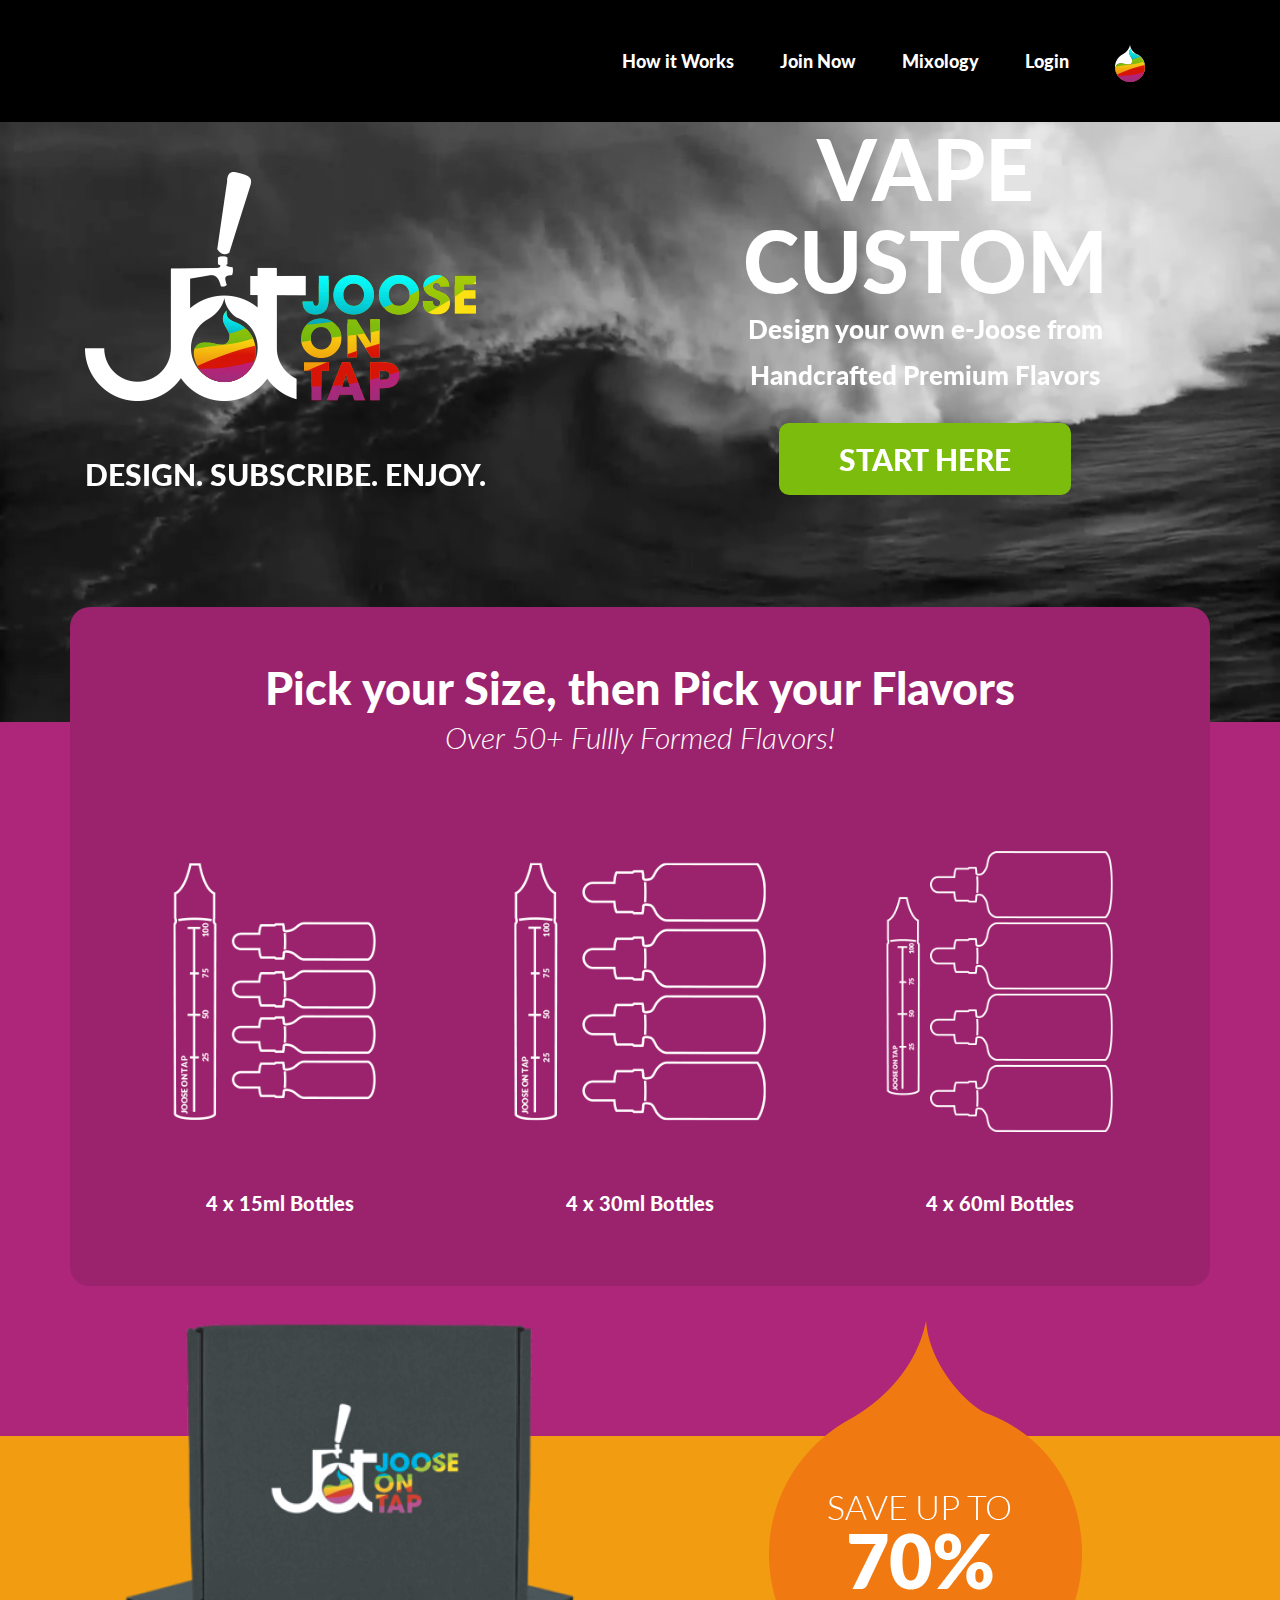
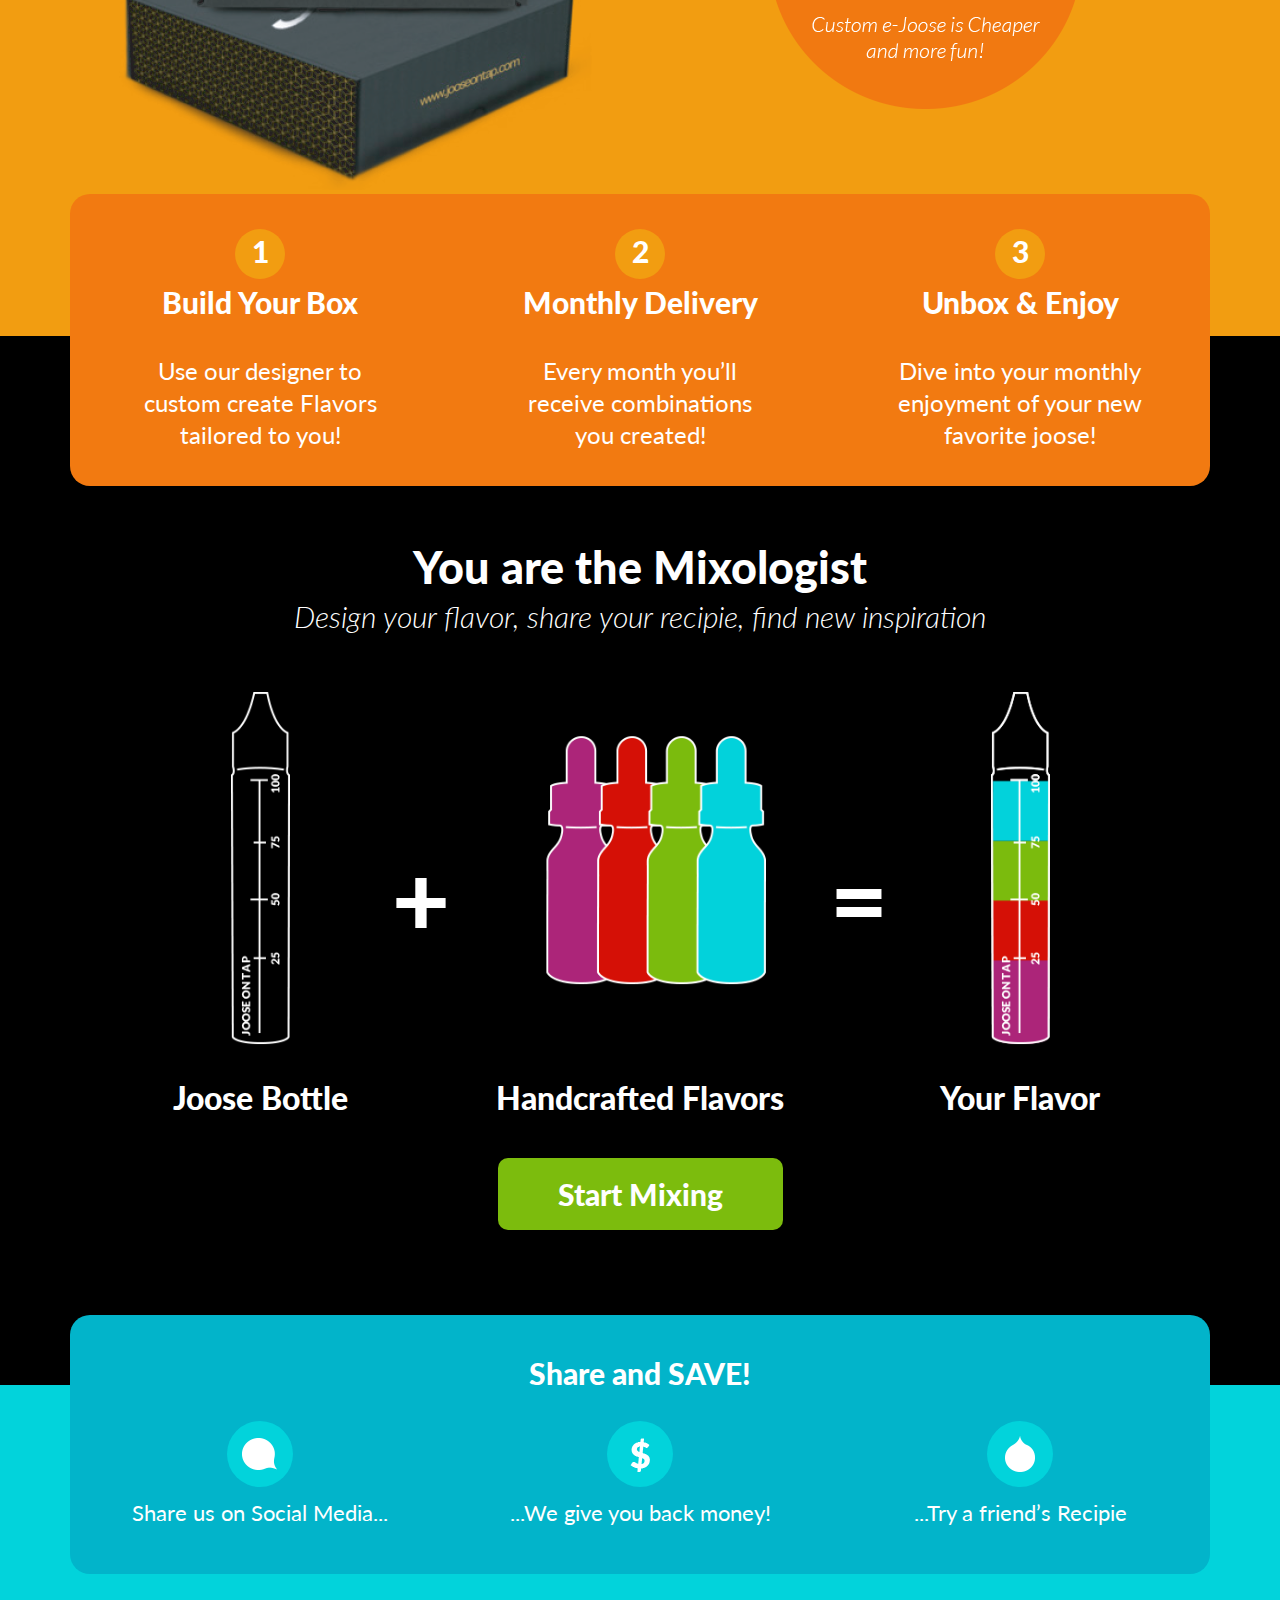
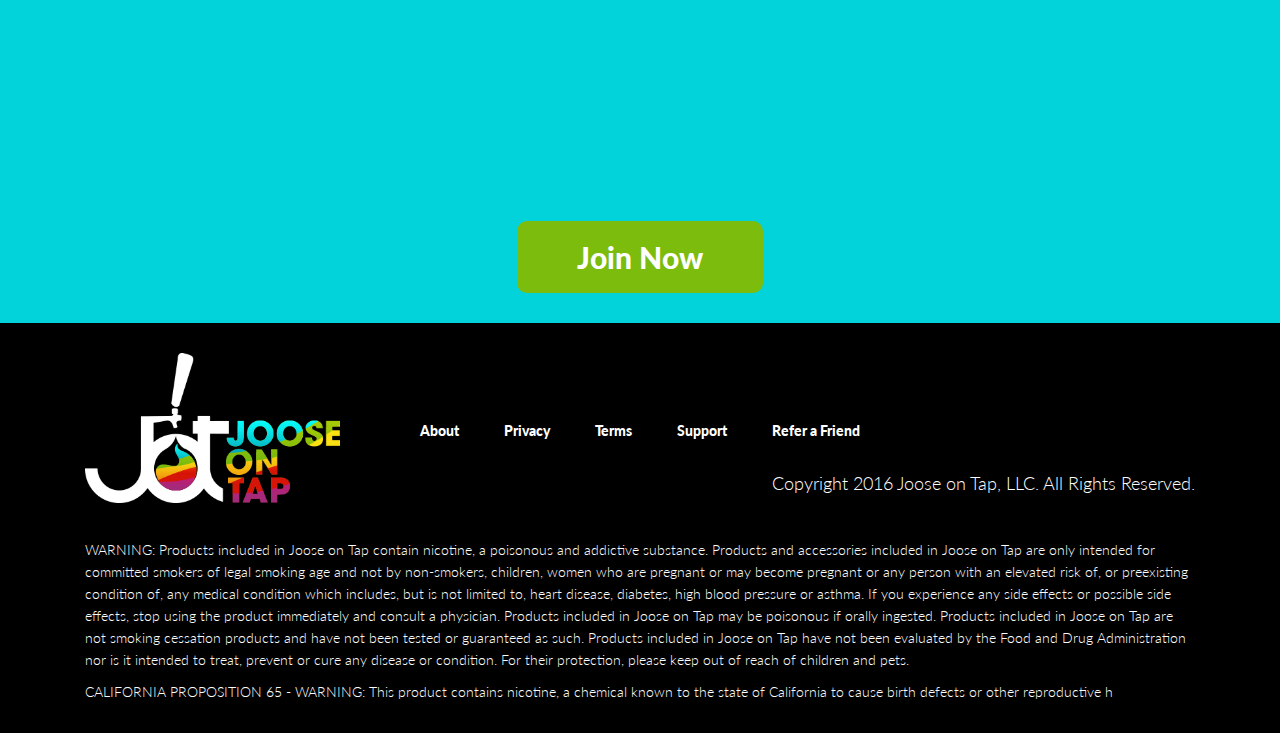
<file: index.html>
<!DOCTYPE html>
<html>
<head>
<meta charset="utf-8">
<meta http-equiv="X-UA-Compatible" content="IE=edge">
<meta name="viewport" content="width=device-width, initial-scale=1, minimum-scale=1, maximum-scale=1, user-scalable=no">
<!-- The above 3 meta tags *must* come first in the head; any other head content must come *after* these tags -->
<title>Joose On Tap</title>
<!-- <link rel="icon" href="images/favicon.ico" type="image/x-icon"/>
<link rel="shortcut icon" href="images/favicon.ico" type="image/x-icon"/> -->

<!-- Style -->
<link href="css/style.css" rel="stylesheet">
<!-- <script src="http://ajax.aspnetcdn.com/ajax/modernizr/modernizr-2.8.3.js"></script> -->
<script src="https://cdn.shopify.com/s/files/1/0383/9765/t/3/assets/modernizr.min.js?14931705603658883899"></script>
<!-- HTML5 shim and Respond.js for IE8 support of HTML5 elements and media queries -->
<!-- WARNING: Respond.js doesn't work if you view the page via file:// -->
<!--[if lt IE 9]>
      <script src="https://oss.maxcdn.com/html5shiv/3.7.2/html5shiv.min.js"></script>
      <script src="https://oss.maxcdn.com/respond/1.4.2/respond.min.js"></script>
    <![endif]-->
<!--[if lte IE 9]>
    <link href="css/ie.css" rel="stylesheet" type="text/css">
    <![endif]-->
</head>

<body>

<header>
	<div class="container">
		<!-- 1 -->
		<div class="col-md-3 logo-wrapper">
			&nbsp;
		</div>

		<!-- 2 -->
		<div class="col-md-9 h-nav">
			<nav class="nav-bar" role="navigation">
				<div class="wrapper">
					<div class="medium-down--hide">

						<!-- begin site-nav -->
						<ul class="site-nav" id="AccessibleNav">
							<li><!-- class="site-nav--active" -->
			                  <a href="#" class="site-nav__link">How it Works</a>
			                </li>
			                <li>
			                  <a href="#" class="site-nav__link">Join Now</a>
			                </li>
			                <li>
			                  <a href="#" class="site-nav__link">Mixology</a>
			                </li> 
			                <li>
			                  <a href="#" class="site-nav__link">Login</a>
			                </li>
			                <li>
			                  <a href="#">
								<img src="images/default-user.png" alt="User name" />
			                  </a>
							</li>             
						</ul>
						<!-- //site-nav -->
					</div>
				</div>
			</nav>
		</div>
	</div>
</header>



<section class="static-video">
	<div class="container">
		<div class="col-sm-6 static-left">
			<img src="images/logo.png" alt="Joose On Tap" class="banner-logo" />
			<h3>DESIGN. SUBSCRIBE. ENJOY.</h3>
		</div>
		<div class="col-sm-6 static-right">
			<h1>VAPE CUSTOM</h1>
			<p>Design your own e-Joose from  <br /> Handcrafted Premium Flavors </p>

			<a href="#"> START HERE </a>
		</div>
	</div>

	<div id="home-video" class="video-bg" 
	data-vide-bg="mp4: video/ocean, 
				  webm: video/ocean, 
				  poster: video/ocean"
				  data-vide-options="position: 0% 50%"> 
	</div>
</section>

<!-- Section 1 -->
<section class="magento-light" data-animated="fadeIn">
	<div class="container">
		<div class="magento-dark clearfix">
			<center>
				<h2>Pick your Size, then Pick your Flavors</h2>
				<h3>Over 50+ Fullly Formed Flavors!</h3>
			</center>

			<div class="product-wrapper">
				<div class="col-sm-4">
					<figure>
						<a href="#">
    						<img src="images/_products/4x15.png" alt="product name" class="img-responsive" />
    						<figcaption>4 x 15ml Bottles</figcaption>
    					</a>
					</figure>
				</div> <!-- Single column -->
				<div class="col-sm-4">
					<figure>
						<a href="#">
    						<img src="images/_products/4x30.png" alt="product name" class="img-responsive" />
    						<figcaption>4 x 30ml Bottles</figcaption>
    					</a>
					</figure>
				</div> <!-- Single column -->
				<div class="col-sm-4">
					<figure>
						<a href="#">
    						<img src="images/_products/4x60.png" alt="product name" class="img-responsive" />
    						<figcaption>4 x 60ml Bottles</figcaption>
    					</a>
					</figure>
				</div> <!-- Single column -->
			</div> <!-- product-wrapper -->
		</div>  <!-- box-bg -->
	</div> <!-- container -->
</section>

<!-- section 2 -->
<section class="orange-light">
	<div class="container">
		<div class="save-drop clearfix">
			<div class="col-sm-6 drop-left">
				<img src="images/jotap.png" alt="" />
			</div>
			<div class="col-sm-6 drop-right">
				<img src="images/save-drop.png" alt="" />
			</div>
		</div>

		<div class="orange-info clearfix">
			<div class="col-md-4 box-column">
				<h3>Build Your Box</h3>
				<p>Use our designer to <br />custom create Flavors <br />tailored to you!</p>
			</div>
			<div class="col-md-4 box-column">
				<h3>Monthly Delivery</h3>
				<p>Every month you’ll <br />receive combinations <br />you created!</p>
			</div>
			<div class="col-md-4 box-column">
				<h3>Unbox &amp; Enjoy</h3>
				<p>Dive into your monthly <br />enjoyment of your new <br />favorite joose!</p>
			</div>
		</div>
	</div>
</section>

<!-- section 3 -->
<section class="black">
	<div class="container">
		<center>
			<h2>You are the Mixologist</h2>
			<h3>Design your flavor, share your recipie, find new inspiration</h3>
		</center>

		<div class="mixing-box">
			<div class="col-sm-4 first">
				<figure>
					<a href="#">
						<img src="images/_products/joose-bottle.png" alt="product name" class="img-responsive" />
						<figcaption>Joose Bottle</figcaption>
					</a>
				</figure>
			</div>
			<div class="col-sm-4">
				<figure>
					<a href="#">
						<img src="images/_products/handcrafted-flavors.png" alt="product name" class="img-responsive" />
						<figcaption>Handcrafted Flavors</figcaption>
					</a>
				</figure>
			</div>
			<div class="col-sm-4 last">
				<figure>
					<a href="#">
						<img src="images/_products/custom-flavor.png" alt="product name" class="img-responsive" />
						<figcaption>Your Flavor</figcaption>
					</a>
				</figure>
			</div>
		</div>

		<center>
			<a href="#" class="mixing">Start Mixing</a>
		</center>
	</div>	
</section>

<!-- section 4 -->
<section class="blue-light">
	<div class="container">
		<div class="blue-dark share-box clearfix">
			<h3>Share and SAVE!</h3>
			<div class="clearfix"></div>
			<div class="col-sm-4">
				<a href="#">
					<i class="info-icon">
						<img src="images/media.png" alt="">
					</i>
					<p>Share us on Social Media...</p>
				</a>
			</div>
			<div class="col-sm-4">
				<a href="#">
					<i class="info-icon">
						<img src="images/money.png" alt="">
					</i>
					<p>...We give you back money!</p>
				</a>
			</div>
			<div class="col-sm-4">
				<a href="#">
					<i class="info-icon">
						<img src="images/recipie.png" alt="">
					</i>
					<p>...Try a friend’s Recipie</p>
				</a>
			</div>
		</div>

		<div class="testimonial">
			&nbsp;
		</div>

		<center>
			<a href="#" class="join-now">Join Now</a>
		</center>
	</div>
</section>


<footer>
	<div class="container">
		<div class="col-md-3 footer-logo">
			<a href="#" class="">
				<img src="images/logo.png" alt="joose on top">
			</a>
		</div>
		<div class="col-md-6 footer-links">
			<ul>
				<li><a href="#">About</a></li>
				<li><a href="#">Privacy</a></li>
				<li><a href="#">Terms</a></li>
				<li><a href="#">Support</a></li>
				<li><a href="#">Refer a Friend</a></li>
			</ul>
		</div>
		<div class="col-md-3 footer-socials">
			<ul>
				<li><a href="#">
					<span class="icon icon-facebook" aria-hidden="true"></span>
				</a></li>
				<li><a href="#">
					<span class="icon icon-twitter" aria-hidden="true"></span>
				</a></li>
				<li><a href="#">
					<span class="icon icon-youtube" aria-hidden="true"></span>
				</a></li>
				<li><a href="#">
					<span class="icon icon-instagram" aria-hidden="true"></span>
				</a></li>
			</ul>
		</div>
		<div class="clearfix"></div>
		<div class="col-xs-12 copyright">
			<p class="copy-text">Copyright 2016 Joose on Tap, LLC.  All Rights Reserved.</p>
			<p class="warning-text">
				WARNING: Products included in Joose on Tap contain nicotine, a poisonous and addictive substance. Products and accessories included in Joose on Tap are only intended for committed smokers of legal smoking age and not by non-smokers, children, women who are pregnant or may become pregnant or any person with an elevated risk of, or preexisting condition of, any medical condition which includes, but is not limited to, heart disease, diabetes, high blood pressure or asthma. If you experience any side effects or possible side effects, stop using the product immediately and consult a physician. Products included in Joose on Tap may be poisonous if orally ingested. Products included in Joose on Tap are not smoking cessation products and have not been tested or guaranteed as such. Products included in Joose on Tap have not been evaluated by the Food and Drug Administration nor is it intended to treat, prevent or cure any disease or condition. For their protection, please keep out of reach of children and pets.
			</p>
			<p class="warning-text">CALIFORNIA PROPOSITION 65 - WARNING: This product contains nicotine, a chemical known to the state of California to cause birth defects or other reproductive h</p>
		</div>

	</div>
</footer>


<!-- <div id="block" style="width: 100%; height: 500px;" data-vide-bg="video/ocean" data-vide-options="position: 0% 50%">
</div> -->







<script src="https://ajax.googleapis.com/ajax/libs/jquery/1.11.3/jquery.min.js"></script>

<script>window.jQuery || document.write('<script src="js/lib/jquery.min.js"><\/script>')</script>
<script src="js/lib/jquery-ui.min.js"></script>
<script src="js/lib/bootstrap.min.js"></script>
<script src="js/lib/appeared.js"></script>
<script src="js/lib/jquery.matchHeight-min.js"></script>
<script src="js/lib/smoothscroll.js"></script>
<script src="js/lib/jquery.parallax-1.1.3.js"></script>
<script src="js/lib/jquery.vide.js"></script>
<script src="https://cdn.shopify.com/s/files/1/0383/9765/t/3/assets/timber.js?14931705603658883899"></script>
<script src="js/custom.js"></script>

</body>
</html>
</file>
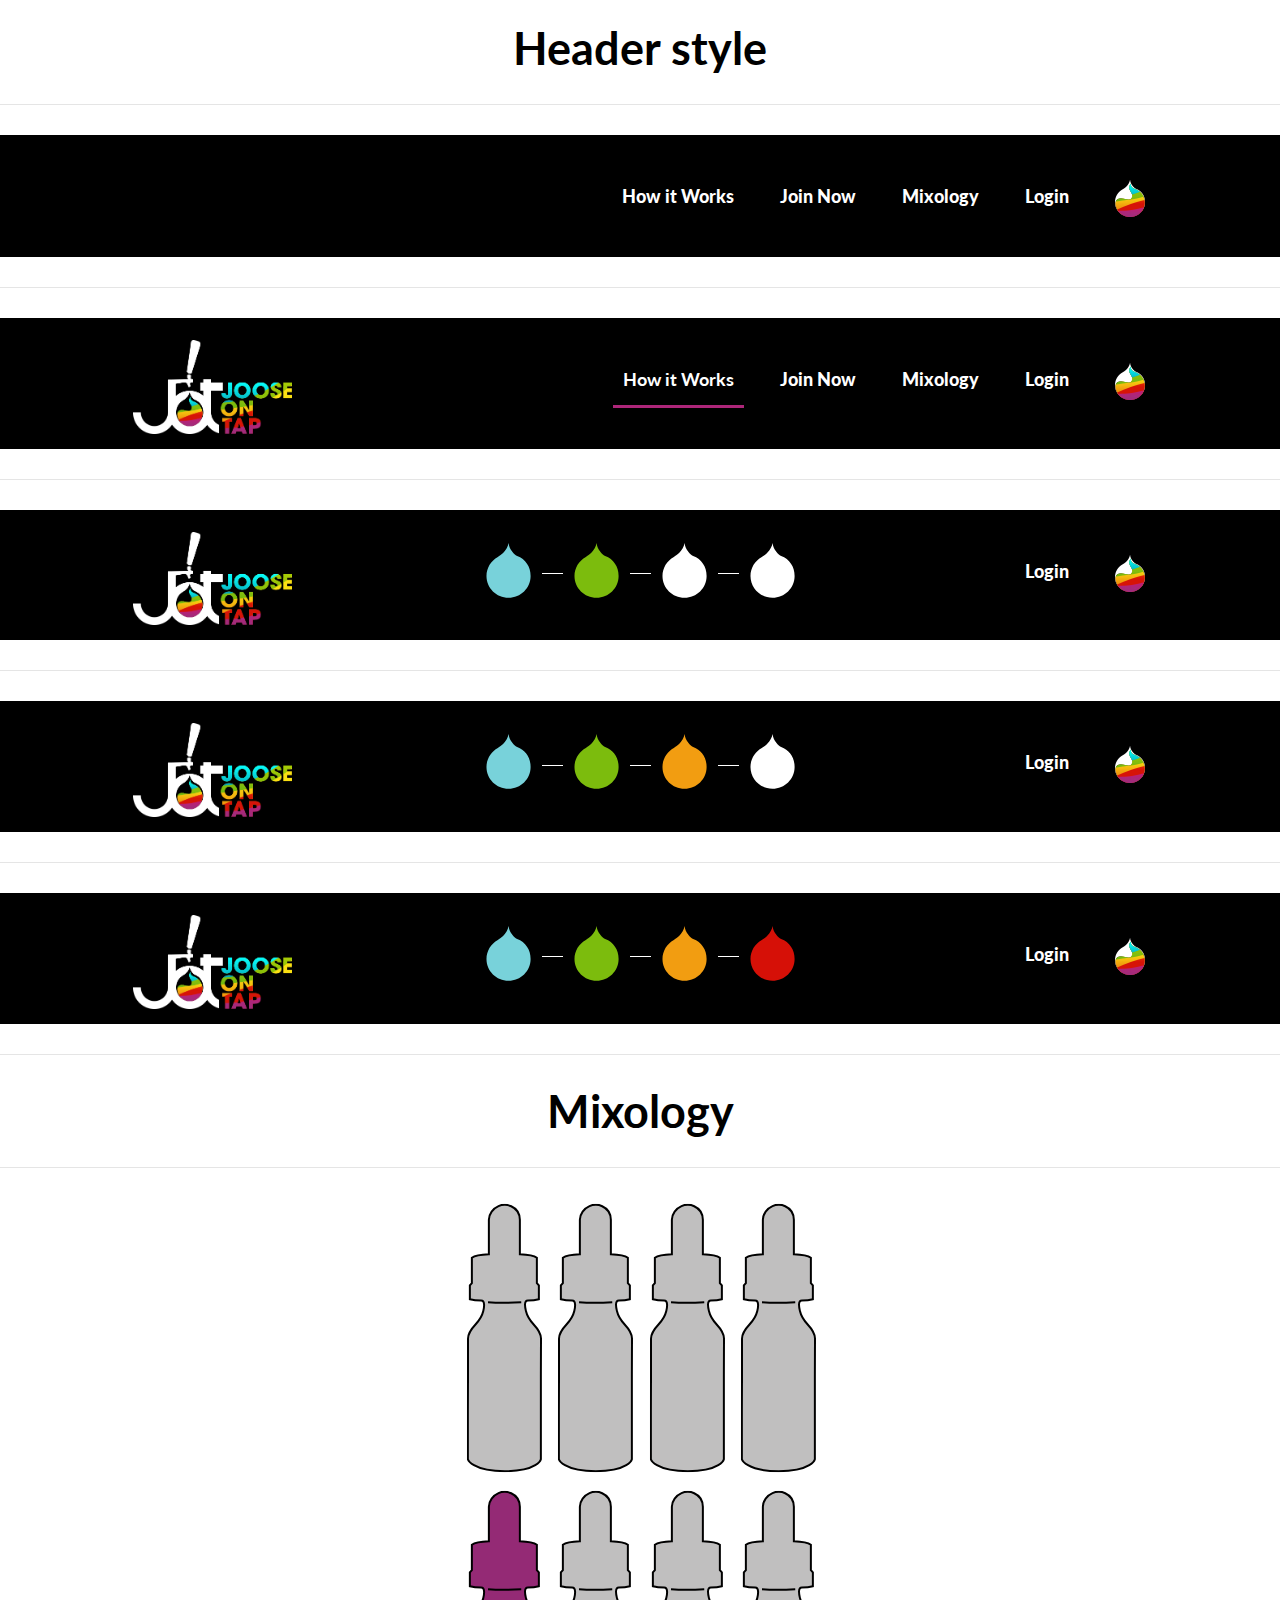
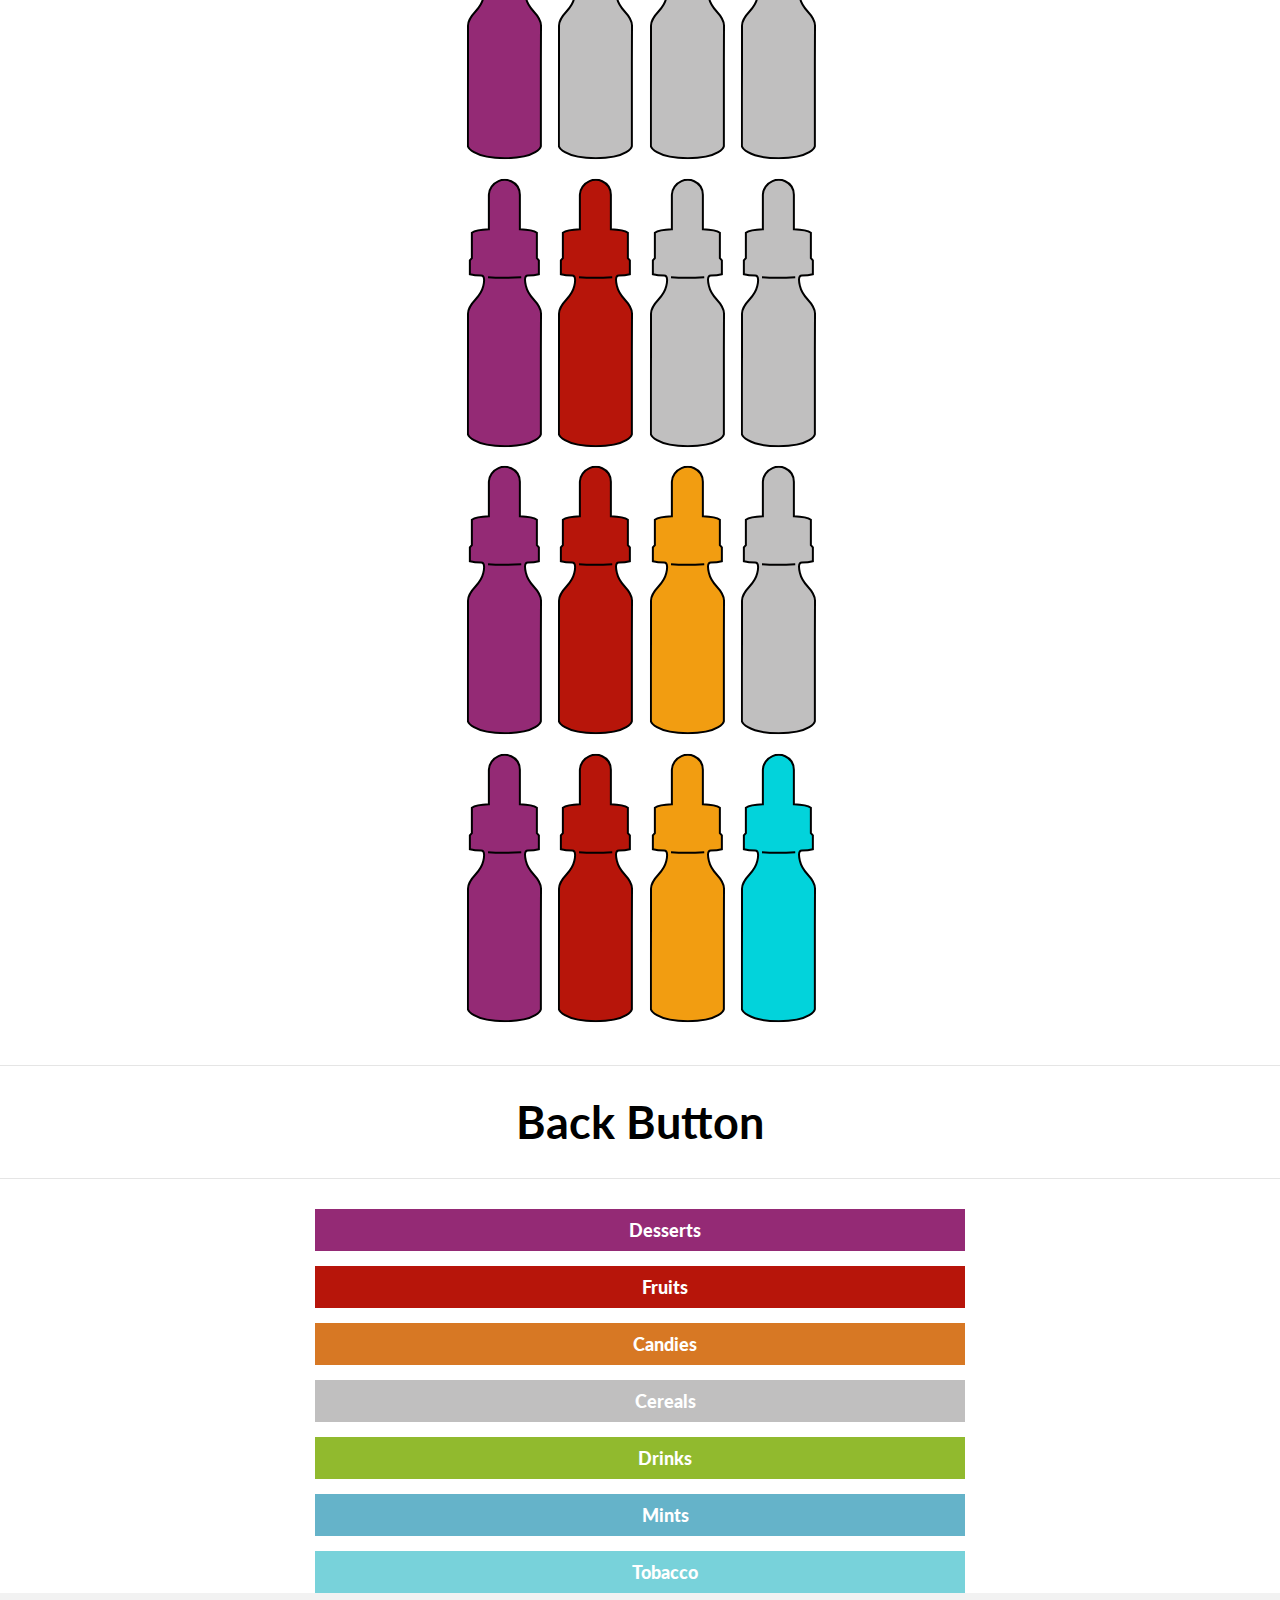
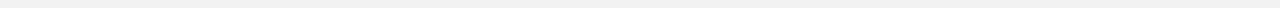
<file: documentation.html>
<!DOCTYPE html>
<html>
<head>
<meta charset="utf-8">
<meta http-equiv="X-UA-Compatible" content="IE=edge">
<meta name="viewport" content="width=device-width, initial-scale=1, minimum-scale=1, maximum-scale=1, user-scalable=no">
<!-- The above 3 meta tags *must* come first in the head; any other head content must come *after* these tags -->
<title>Joose On Tap</title>
<!-- <link rel="icon" href="images/favicon.ico" type="image/x-icon"/>
<link rel="shortcut icon" href="images/favicon.ico" type="image/x-icon"/> -->

<!-- Style -->
<link href="css/style.css" rel="stylesheet">
<!-- <script src="http://ajax.aspnetcdn.com/ajax/modernizr/modernizr-2.8.3.js"></script> -->
<script src="https://cdn.shopify.com/s/files/1/0383/9765/t/3/assets/modernizr.min.js?14931705603658883899"></script>
<!-- HTML5 shim and Respond.js for IE8 support of HTML5 elements and media queries -->
<!-- WARNING: Respond.js doesn't work if you view the page via file:// -->
<!--[if lt IE 9]>
      <script src="https://oss.maxcdn.com/html5shiv/3.7.2/html5shiv.min.js"></script>
      <script src="https://oss.maxcdn.com/respond/1.4.2/respond.min.js"></script>
    <![endif]-->
<!--[if lte IE 9]>
    <link href="css/ie.css" rel="stylesheet" type="text/css">
    <![endif]-->
</head>
<body>


<center>
	<br /><h2>Header style</h2>
	<hr />
</center>

<!-- Home page Header -->
<header>
	<div class="container">
		<!-- 1 -->
		<div class="col-md-3 logo-wrapper">
			&nbsp;
		</div>

		<!-- 2 -->
		<div class="col-md-9 h-nav">
			<nav class="nav-bar" role="navigation">
				<div class="wrapper">
					<div class="medium-down--hide">

						<!-- begin site-nav -->
						<ul class="site-nav" id="AccessibleNav">
							<li><!-- class="site-nav--active" -->
			                  <a href="#" class="site-nav__link">How it Works</a>
			                </li>
			                <li>
			                  <a href="#" class="site-nav__link">Join Now</a>
			                </li>
			                <li>
			                  <a href="#" class="site-nav__link">Mixology</a>
			                </li> 
			                <li>
			                  <a href="#" class="site-nav__link">Login</a>
			                </li>
			                <li>
			                  <a href="#">
								<img src="images/default-user.png" alt="User name" />
			                  </a>
							</li>             
						</ul>
						<!-- //site-nav -->
					</div>
				</div>
			</nav>
		</div>
	</div>
</header>

<!-- inner page header -->

<hr />

<!-- Home page Header -->
<header>
	<div class="container">
		<!-- 1 -->
		<div class="col-md-3 logo-wrapper">
			<a href="#">
        	  <img alt="joose on tap" src="images/logo.png" class="home-logo">
        	</a>
		</div>

		<!-- 2 -->
		<div class="col-md-9 h-nav">
			<nav class="nav-bar" role="navigation">
				<div class="wrapper">
					<div class="medium-down--hide">

						<!-- begin site-nav -->
						<ul class="site-nav" id="AccessibleNav">
							<li class="site-nav--active">
			                  <a href="#" class="site-nav__link">How it Works</a>
			                </li>
			                <li>
			                  <a href="#" class="site-nav__link">Join Now</a>
			                </li>
			                <li>
			                  <a href="#" class="site-nav__link">Mixology</a>
			                </li> 
			                <li>
			                  <a href="#" class="site-nav__link">Login</a>
			                </li>
			                <li>
			                  <a href="#">
								<img src="images/default-user.png" alt="User name" />
			                  </a>
							</li>             
						</ul>
						<!-- //site-nav -->
					</div>
				</div>
			</nav>
		</div>
	</div>
</header>


<hr />

<!-- subscription and checkout 1 -->
<header>
	<div class="container">
		<!-- 1 -->
		<div class="col-md-3 logo-wrapper">
			<a href="#">
        	  <img alt="joose on tap" src="images/logo.png" class="home-logo">
        	</a>
		</div>

		<!-- 2 -->
		<div class="col-md-6 c-menu">
			<div class="center-block">
				<span data-color="tobacco">
					<a href="#"> 
						<img src="images/svg/drop.svg" alt="" class="svg"> </a>
				</span>

				<span data-color="green">
					<a href="#"> 
						<img src="images/svg/drop.svg" alt="" class="svg"> </a>
				</span>

				<span data-color="">
				<a href="#"> 
					<img src="images/svg/drop.svg" alt="" class="svg"> </a>
				</span>

				<span data-color="">
				<a href="#"> 
					<img src="images/svg/drop.svg" alt="" class="svg"> </a>
				</span>
			</div>
		</div>

		<!-- 3 -->
		<div class="col-md-3 h-nav">
			<nav class="nav-bar" role="navigation">
				<div class="wrapper">
					<div class="medium-down--hide">

						<!-- begin site-nav -->
						<ul class="site-nav" id="AccessibleNav">
							<li>
								<a href="#" class="site-nav__link">Login</a>
							</li>

							<li>
								<a href="#" class="">
									<img src="images/default-user.png" alt="User name"> </a>
							</li>            
						</ul>
						<!-- //site-nav -->
					</div>
				</div>
			</nav>
		</div>
	</div>
</header>

<hr />

<!-- subscription and checkout 2 -->
<header>
	<div class="container">
		<!-- 1 -->
		<div class="col-md-3 logo-wrapper">
			<a href="#">
        	  <img alt="joose on tap" src="images/logo.png" class="home-logo">
        	</a>
		</div>

		<!-- 2 -->
		<div class="col-md-6 c-menu">
			<div class="center-block">
				<span data-color="tobacco">
					<a href="#"> 
						<img src="images/svg/drop.svg" alt="" class="svg"> </a>
				</span>

				<span data-color="green">
					<a href="#"> 
						<img src="images/svg/drop.svg" alt="" class="svg"> </a>
				</span>

				<span data-color="orange-light">
				<a href="#"> 
					<img src="images/svg/drop.svg" alt="" class="svg"> </a>
				</span>

				<span data-color="">
				<a href="#"> 
					<img src="images/svg/drop.svg" alt="" class="svg"> </a>
				</span>
			</div>
		</div>

		<!-- 3 -->
		<div class="col-md-3 h-nav">
			<nav class="nav-bar" role="navigation">
				<div class="wrapper">
					<div class="medium-down--hide">

						<!-- begin site-nav -->
						<ul class="site-nav" id="AccessibleNav">
							<li>
								<a href="#" class="site-nav__link">Login</a>
							</li>

							<li>
								<a href="#" class="">
									<img src="images/default-user.png" alt="User name"> </a>
							</li>            
						</ul>
						<!-- //site-nav -->
					</div>
				</div>
			</nav>
		</div>
	</div>
</header>

<hr />

<!-- subscription and checkout 3 -->
<header>
	<div class="container">
		<!-- 1 -->
		<div class="col-md-3 logo-wrapper">
			<a href="#">
        	  <img alt="joose on tap" src="images/logo.png" class="home-logo">
        	</a>
		</div>

		<!-- 2 -->
		<div class="col-md-6 c-menu">
			<div class="center-block">
				<span data-color="tobacco">
					<a href="#"> 
						<img src="images/svg/drop.svg" alt="" class="svg"> </a>
				</span>

				<span data-color="green">
					<a href="#"> 
						<img src="images/svg/drop.svg" alt="" class="svg"> </a>
				</span>

				<span data-color="orange-light">
				<a href="#"> 
					<img src="images/svg/drop.svg" alt="" class="svg"> </a>
				</span>

				<span data-color="red">
				<a href="#"> 
					<img src="images/svg/drop.svg" alt="" class="svg"> </a>
				</span>
			</div>
		</div>

		<!-- 3 -->
		<div class="col-md-3 h-nav">
			<nav class="nav-bar" role="navigation">
				<div class="wrapper">
					<div class="medium-down--hide">

						<!-- begin site-nav -->
						<ul class="site-nav" id="AccessibleNav">
							<li>
								<a href="#" class="site-nav__link">Login</a>
							</li>

							<li>
								<a href="#" class="">
									<img src="images/default-user.png" alt="User name"> </a>
							</li>            
						</ul>
						<!-- //site-nav -->
					</div>
				</div>
			</nav>
		</div>
	</div>
</header>

<hr />

<center>
	<h2>Mixology</h2>
	<hr />
</center>

<center>

	<!-- Set 1 -->
	<span data-color="none">
		<img src="images/svg/bottle.svg" alt="" class="svg">
	</span>

	<span data-color="none">
		<img src="images/svg/bottle.svg" alt="" class="svg">
	</span>

	<span data-color="none">
		<img src="images/svg/bottle.svg" alt="" class="svg">
	</span>

	<span data-color="none">
		<img src="images/svg/bottle.svg" alt="" class="svg">	
	</span>

<div class="clearfix"></div>

	<!-- set 2 -->
	<span data-color="desserts">
		<img src="images/svg/bottle.svg" alt="" class="svg">
	</span>

	<span data-color="none">
		<img src="images/svg/bottle.svg" alt="" class="svg">
	</span>

	<span data-color="none">
		<img src="images/svg/bottle.svg" alt="" class="svg">
	</span>

	<span data-color="none">
		<img src="images/svg/bottle.svg" alt="" class="svg">	
	</span>

<div class="clearfix"></div>
	
	<!-- set 3 -->
	<span data-color="desserts">
		<img src="images/svg/bottle.svg" alt="" class="svg">
	</span>

	<span data-color="fruits">
		<img src="images/svg/bottle.svg" alt="" class="svg">
	</span>

	<span data-color="none">
		<img src="images/svg/bottle.svg" alt="" class="svg">
	</span>

	<span data-color="none">
		<img src="images/svg/bottle.svg" alt="" class="svg">	
	</span>

<div class="clearfix"></div>
	
	<!-- set 4 -->
	<span data-color="desserts">
		<img src="images/svg/bottle.svg" alt="" class="svg">
	</span>

	<span data-color="fruits">
		<img src="images/svg/bottle.svg" alt="" class="svg">
	</span>

	<span data-color="orange-light">
		<img src="images/svg/bottle.svg" alt="" class="svg">
	</span>

	<span data-color="none">
		<img src="images/svg/bottle.svg" alt="" class="svg">	
	</span>

<div class="clearfix"></div>

	<!-- set 5 -->
	<span data-color="desserts">
		<img src="images/svg/bottle.svg" alt="" class="svg">
	</span>

	<span data-color="fruits">
		<img src="images/svg/bottle.svg" alt="" class="svg">
	</span>

	<span data-color="orange-light">
		<img src="images/svg/bottle.svg" alt="" class="svg">
	</span>

	<span data-color="blue-light">
		<img src="images/svg/bottle.svg" alt="" class="svg">	
	</span>

</center>

<hr />

<center>
	<h2>Back Button</h2>
	<hr />

	<div class="center-block" style="max-width:650px;">
		<div class="step-back" data-bg="desserts">
				<a href="#">Desserts</a>
			</div>

			<div class="step-back" data-bg="fruits">
				<a href="#">Fruits</a>
			</div>

			<div class="step-back" data-bg="candies">
				<a href="#">Candies</a>
			</div>

			<div class="step-back" data-bg="cereals">
				<a href="#">Cereals</a>
			</div>

			<div class="step-back" data-bg="drinks">
				<a href="#">Drinks</a>
			</div>

			<div class="step-back" data-bg="mints">
				<a href="#">Mints</a>
			</div>

			<div class="step-back" data-bg="tobacco">
				<a href="#">Tobacco</a>
			</div>
	</div>
</center>




	
<script src="https://ajax.googleapis.com/ajax/libs/jquery/1.11.3/jquery.min.js"></script>

<script>window.jQuery || document.write('<script src="js/lib/jquery.min.js"><\/script>')</script>
<script src="js/custom.js"></script>
<script src="js/lib/jquery-ui.min.js"></script>
<script src="js/lib/bootstrap.min.js"></script>
<script src="js/lib/appeared.js"></script>
<script src="js/lib/jquery.matchHeight-min.js"></script>
<script src="js/lib/smoothscroll.js"></script>
<script src="js/lib/jquery.parallax-1.1.3.js"></script>
<script src="js/lib/jquery.vide.js"></script>
<script src="https://cdn.shopify.com/s/files/1/0383/9765/t/3/assets/timber.js?14931705603658883899"></script>

</body>
</html>
</file>
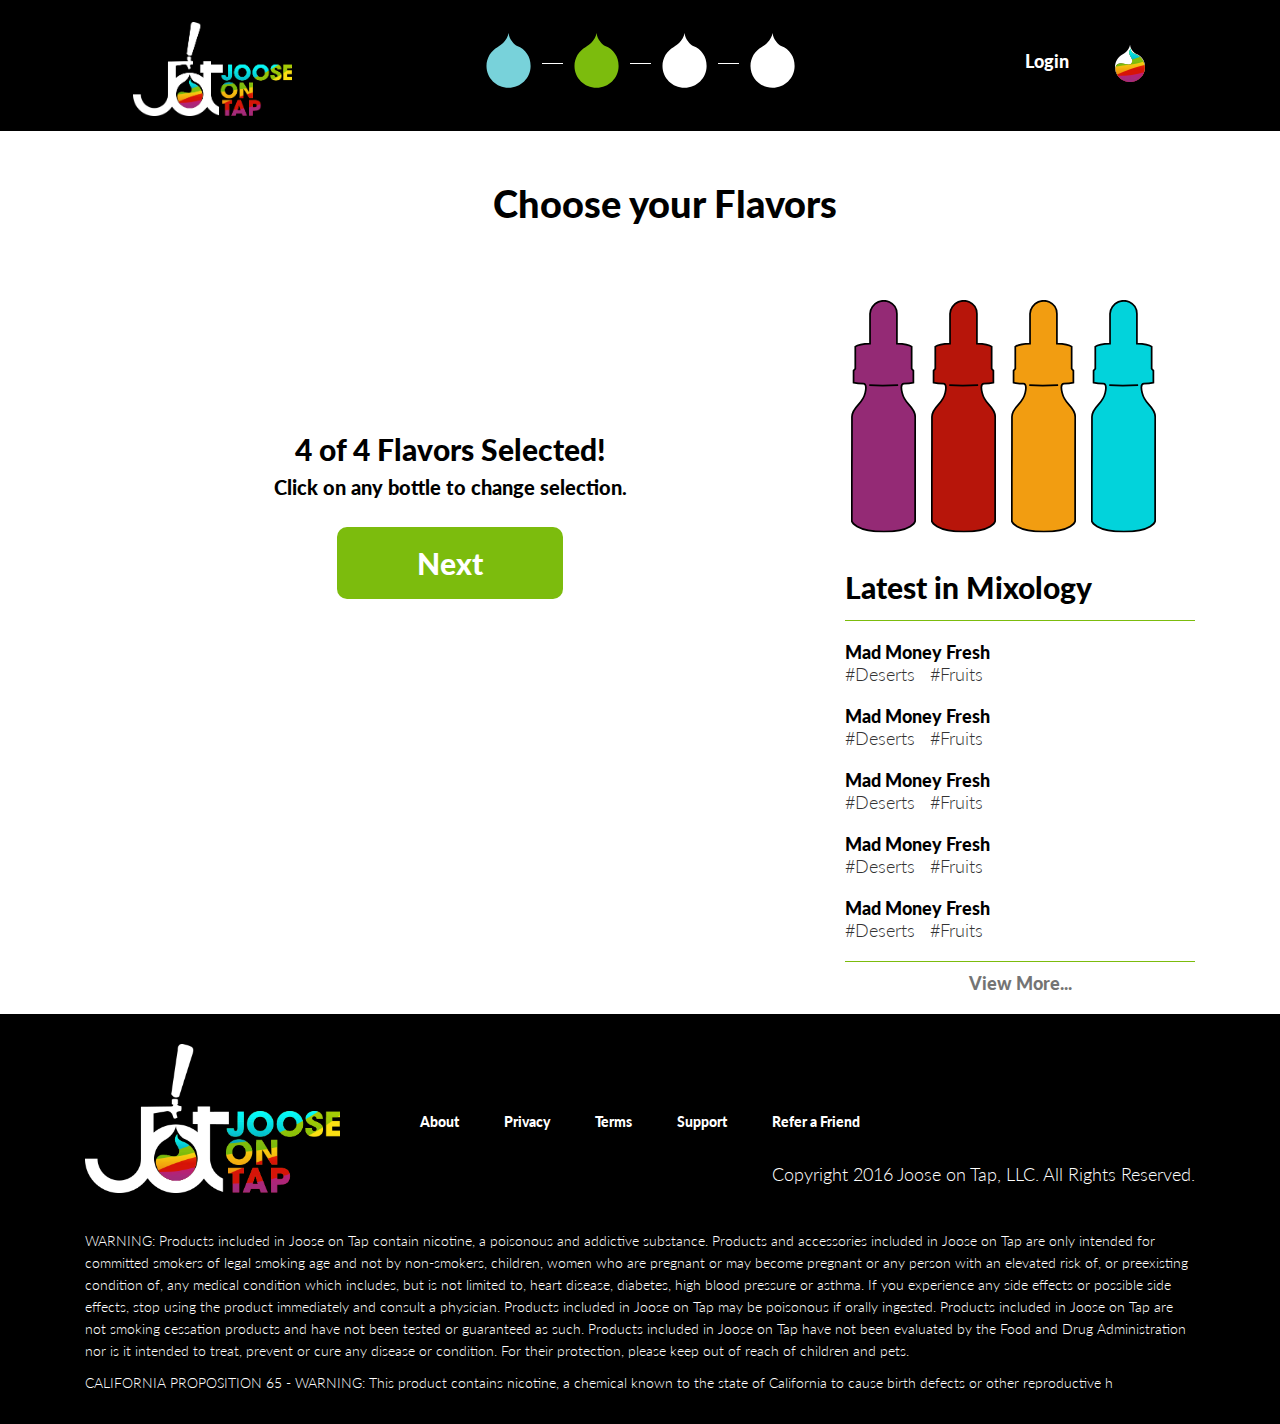
<file: flavors-step-four.html>
<!DOCTYPE html>
<html>
<head>
<meta charset="utf-8">
<meta http-equiv="X-UA-Compatible" content="IE=edge">
<meta name="viewport" content="width=device-width, initial-scale=1, minimum-scale=1, maximum-scale=1, user-scalable=no">
<!-- The above 3 meta tags *must* come first in the head; any other head content must come *after* these tags -->
<title>Joose On Tap</title>
<!-- <link rel="icon" href="images/favicon.ico" type="image/x-icon"/>
<link rel="shortcut icon" href="images/favicon.ico" type="image/x-icon"/> -->

<!-- Style -->
<link href="css/style.css" rel="stylesheet">
<!-- <script src="http://ajax.aspnetcdn.com/ajax/modernizr/modernizr-2.8.3.js"></script> -->
<script src="https://cdn.shopify.com/s/files/1/0383/9765/t/3/assets/modernizr.min.js?14931705603658883899"></script>
<!-- HTML5 shim and Respond.js for IE8 support of HTML5 elements and media queries -->
<!-- WARNING: Respond.js doesn't work if you view the page via file:// -->
<!--[if lt IE 9]>
      <script src="https://oss.maxcdn.com/html5shiv/3.7.2/html5shiv.min.js"></script>
      <script src="https://oss.maxcdn.com/respond/1.4.2/respond.min.js"></script>
    <![endif]-->
<!--[if lte IE 9]>
    <link href="css/ie.css" rel="stylesheet" type="text/css">
    <![endif]-->
</head>

<body>


<header>
	<div class="container">
		<!-- 1 -->
		<div class="col-md-3 logo-wrapper">
			<a href="#">
        	  <img alt="joose on tap" src="images/logo.png" class="home-logo">
        	</a>
		</div>

		<!-- 2 -->
		<div class="col-md-6 c-menu">
			<div class="center-block">
				<span data-color="tobacco">
					<a href="#"> 
						<img src="images/svg/drop.svg" alt="" class="svg"> </a>
				</span>

				<span data-color="green">
					<a href="#"> 
						<img src="images/svg/drop.svg" alt="" class="svg"> </a>
				</span>

				<span data-color="">
				<a href="#"> 
					<img src="images/svg/drop.svg" alt="" class="svg"> </a>
				</span>

				<span data-color="">
				<a href="#"> 
					<img src="images/svg/drop.svg" alt="" class="svg"> </a>
				</span>
			</div>
		</div>

		<!-- 3 -->
		<div class="col-md-3 h-nav">
			<nav class="nav-bar" role="navigation">
				<div class="wrapper">
					<div class="medium-down--hide">

						<!-- begin site-nav -->
						<ul class="site-nav" id="AccessibleNav">
							<li>
								<a href="#" class="site-nav__link">Login</a>
							</li>

							<li>
								<a href="#" class="">
									<img src="images/default-user.png" alt="User name"> </a>
							</li>            
						</ul>
						<!-- //site-nav -->
					</div>
				</div>
			</nav>
		</div>
	</div>
</header>


<!-- Flavor -->
<div class="container clearfix">
	
	<div class="clearfix">
		<div class="back-link">
			<a href="#" class=""> Choose your Flavors </a>	
		</div>
	</div>

	<div class="col-sm-8">
		<section class="column-left">
			
			<!-- // change-selection -->
			<div class="change-selection">
				<center>
					<h3>4 of 4 Flavors Selected!</h3>
					<h4>Click on any bottle to change selection.</h4>

					<a href="#" class="next">Next</a>
				</center>
			</div>
			<!-- change-selection // -->

		</section>
	</div>
	
	<div class="col-sm-4">
		<section class="column-right">
			<div class="mixology">

				<div class="product-bottle">
					<span data-color="desserts">
						<img src="images/svg/bottle.svg" alt="" class="svg">
					</span>
					<span data-color="fruits">
						<img src="images/svg/bottle.svg" alt="" class="svg">
					</span>
					<span data-color="orange-light">
						<img src="images/svg/bottle.svg" alt="" class="svg">
					</span>
					<span data-color="blue-light">
						<img src="images/svg/bottle.svg" alt="" class="svg">	
					</span>
				</div>

				<h3>Latest in Mixology</h3>
		

				<ul class="mixology-list">
					<li>
						<b>Mad Money Fresh</b>
						<span>Deserts</span> <span>Fruits</span>
					</li>
					<li>
						<b>Mad Money Fresh</b>
						<span>Deserts</span> <span>Fruits</span> 
					</li>
					<li>
						<b>Mad Money Fresh</b>
						<span>Deserts</span> <span>Fruits</span>
					</li>
					<li>
						<b>Mad Money Fresh</b>
						<span>Deserts</span> <span>Fruits</span>
					</li>
					<li>
						<b>Mad Money Fresh</b>
						<span>Deserts</span> <span>Fruits</span>
					</li>
					<li>
						<b>Mad Money Fresh</b>
						<span>Deserts</span> <span>Fruits</span>
					</li>
					<li>
						<b>Mad Money Fresh</b>
						<span>Deserts</span> <span>Fruits</span>
					</li>
					<li>
						<b>Mad Money Fresh</b>
						<span>Deserts</span> <span>Fruits</span>
					</li>
					<li>
						<b>Mad Money Fresh</b>
						<span>Deserts</span> <span>Fruits</span>
					</li>
					<li>
						<b>Mad Money Fresh</b>
						<span>Deserts</span> <span>Fruits</span>
					</li>
				</ul>
				
			</div>
		</section>
	</div>
</div>
<!-- Flavor -->

<footer>
	<div class="container">
		<div class="col-md-3 footer-logo">
			<a href="#" class="">
				<img src="images/logo.png" alt="joose on top">
			</a>
		</div>
		<div class="col-md-6 footer-links">
			<ul>
				<li><a href="#">About</a></li>
				<li><a href="#">Privacy</a></li>
				<li><a href="#">Terms</a></li>
				<li><a href="#">Support</a></li>
				<li><a href="#">Refer a Friend</a></li>
			</ul>
		</div>
		<div class="col-md-3 footer-socials">
			<ul>
				<li><a href="#">
					<span class="icon icon-facebook" aria-hidden="true"></span>
				</a></li>
				<li><a href="#">
					<span class="icon icon-twitter" aria-hidden="true"></span>
				</a></li>
				<li><a href="#">
					<span class="icon icon-youtube" aria-hidden="true"></span>
				</a></li>
				<li><a href="#">
					<span class="icon icon-instagram" aria-hidden="true"></span>
				</a></li>
			</ul>
		</div>
		<div class="clearfix"></div>
		<div class="col-xs-12 copyright">
			<p class="copy-text">Copyright 2016 Joose on Tap, LLC.  All Rights Reserved.</p>
			<p class="warning-text">
				WARNING: Products included in Joose on Tap contain nicotine, a poisonous and addictive substance. Products and accessories included in Joose on Tap are only intended for committed smokers of legal smoking age and not by non-smokers, children, women who are pregnant or may become pregnant or any person with an elevated risk of, or preexisting condition of, any medical condition which includes, but is not limited to, heart disease, diabetes, high blood pressure or asthma. If you experience any side effects or possible side effects, stop using the product immediately and consult a physician. Products included in Joose on Tap may be poisonous if orally ingested. Products included in Joose on Tap are not smoking cessation products and have not been tested or guaranteed as such. Products included in Joose on Tap have not been evaluated by the Food and Drug Administration nor is it intended to treat, prevent or cure any disease or condition. For their protection, please keep out of reach of children and pets.
			</p>
			<p class="warning-text">CALIFORNIA PROPOSITION 65 - WARNING: This product contains nicotine, a chemical known to the state of California to cause birth defects or other reproductive h</p>
		</div>

	</div>
</footer>


<!-- <div id="block" style="width: 100%; height: 500px;" data-vide-bg="video/ocean" data-vide-options="position: 0% 50%">
</div> -->







<script src="https://ajax.googleapis.com/ajax/libs/jquery/1.11.3/jquery.min.js"></script>

<script>window.jQuery || document.write('<script src="js/lib/jquery.min.js"><\/script>')</script>
<script src="js/custom.js"></script>
<script src="js/lib/jquery-ui.min.js"></script>
<script src="js/lib/bootstrap.min.js"></script>
<script src="js/lib/appeared.js"></script>
<script src="js/lib/jquery.matchHeight-min.js"></script>
<script src="js/lib/smoothscroll.js"></script>
<script src="js/lib/jquery.parallax-1.1.3.js"></script>
<script src="js/lib/jquery.vide.js"></script>
<script src="https://cdn.shopify.com/s/files/1/0383/9765/t/3/assets/timber.js?14931705603658883899"></script>

</body>
</html>
</file>
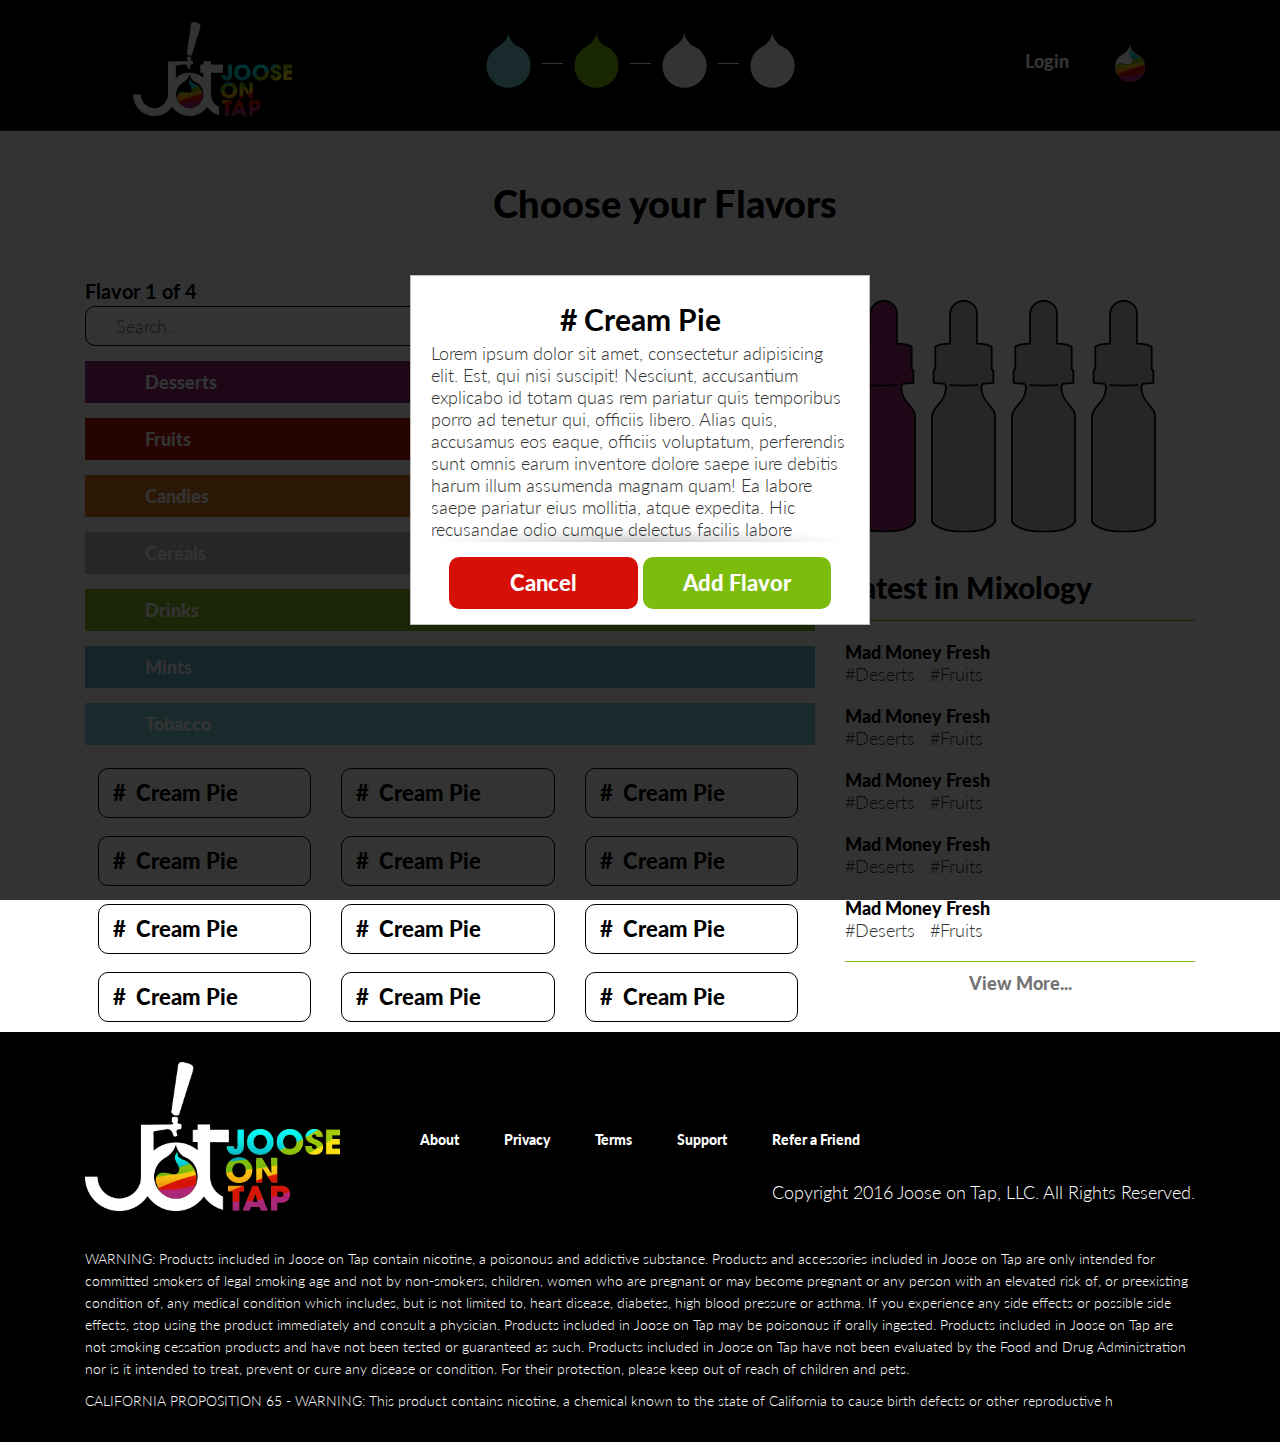
<file: flavors-step-three.html>
<!DOCTYPE html>
<html>
<head>
<meta charset="utf-8">
<meta http-equiv="X-UA-Compatible" content="IE=edge">
<meta name="viewport" content="width=device-width, initial-scale=1, minimum-scale=1, maximum-scale=1, user-scalable=no">
<!-- The above 3 meta tags *must* come first in the head; any other head content must come *after* these tags -->
<title>Joose On Tap</title>
<!-- <link rel="icon" href="images/favicon.ico" type="image/x-icon"/>
<link rel="shortcut icon" href="images/favicon.ico" type="image/x-icon"/> -->

<!-- Style -->
<link href="css/style.css" rel="stylesheet">
<!-- <script src="http://ajax.aspnetcdn.com/ajax/modernizr/modernizr-2.8.3.js"></script> -->
<script src="https://cdn.shopify.com/s/files/1/0383/9765/t/3/assets/modernizr.min.js?14931705603658883899"></script>
<!-- HTML5 shim and Respond.js for IE8 support of HTML5 elements and media queries -->
<!-- WARNING: Respond.js doesn't work if you view the page via file:// -->
<!--[if lt IE 9]>
      <script src="https://oss.maxcdn.com/html5shiv/3.7.2/html5shiv.min.js"></script>
      <script src="https://oss.maxcdn.com/respond/1.4.2/respond.min.js"></script>
    <![endif]-->
<!--[if lte IE 9]>
    <link href="css/ie.css" rel="stylesheet" type="text/css">
    <![endif]-->
</head>

<body>

<!-- Modal Box Start -->
<div role="alert" class="alert add-flavor custom-popup" data-role="true"> 
	<div class="flavour">
		<h3># Cream Pie</h3>
		
		<div class="scroll">
			<p>Lorem ipsum dolor sit amet, consectetur adipisicing elit. Est, qui nisi suscipit! Nesciunt, accusantium explicabo id totam quas rem pariatur quis temporibus porro ad tenetur qui, officiis libero. Alias quis, accusamus eos eaque, officiis voluptatum, perferendis sunt omnis earum inventore dolore saepe iure debitis harum illum assumenda magnam quam! Ea labore saepe pariatur eius mollitia, atque expedita. Hic recusandae odio cumque delectus facilis labore tempore, maxime, id dicta ex, temporibus harum veniam vero blanditiis distinctio corporis sapiente nulla, nam non maiores eaque eum fugiat. Fuga, quia unde. Animi sapiente perferendis repellendus quam similique, numquam, nesciunt, in, maiores sint excepturi dignissimos.</p>
		</div>

		<div class="action-btns clearfix">
			<a href="" class="action-danger" data-dismiss="alert">Cancel</a>
			<a href="" class="action-success">Add Flavor</a>
		</div>

	</div>
</div>
<div class="pop-bg"></div>
<!-- Modal Box End -->

<header>
	<div class="container">
		<!-- 1 -->
		<div class="col-md-3 logo-wrapper">
			<a href="#">
        	  <img alt="joose on tap" src="images/logo.png" class="home-logo">
        	</a>
		</div>

		<!-- 2 -->
		<div class="col-md-6 c-menu">
			<div class="center-block">
				<span data-color="tobacco">
					<a href="#"> 
						<img src="images/svg/drop.svg" alt="" class="svg"> </a>
				</span>

				<span data-color="green">
					<a href="#"> 
						<img src="images/svg/drop.svg" alt="" class="svg"> </a>
				</span>

				<span data-color="">
				<a href="#"> 
					<img src="images/svg/drop.svg" alt="" class="svg"> </a>
				</span>

				<span data-color="">
				<a href="#"> 
					<img src="images/svg/drop.svg" alt="" class="svg"> </a>
				</span>
			</div>
		</div>

		<!-- 3 -->
		<div class="col-md-3 h-nav">
			<nav class="nav-bar" role="navigation">
				<div class="wrapper">
					<div class="medium-down--hide">

						<!-- begin site-nav -->
						<ul class="site-nav" id="AccessibleNav">
							<li>
								<a href="#" class="site-nav__link">Login</a>
							</li>

							<li>
								<a href="#" class="">
									<img src="images/default-user.png" alt="User name"> </a>
							</li>            
						</ul>
						<!-- //site-nav -->
					</div>
				</div>
			</nav>
		</div>
	</div>
</header>


<!-- Flavor -->
<div class="container clearfix">
	
	<div class="clearfix">
		<div class="back-link">
			<a href="#" class=""> Choose your Flavors </a>	
		</div>
	</div>

	<div class="col-sm-8">
		<section class="column-left">
			
			<div class="falvor-search">
			<h4>Flavor 1 of 4</h4>
				<div class="form-vertical form-search">
					<form action="#">
						<input type="text" id="" class="input-full" name="contact" placeholder="Search..." value="">
					    <button type="submit" class="search-submit">
					      <span class="icon icon-search" aria-hidden="true"></span>
					    </button>
					</form>
				</div>
			</div>

			<div class="step-back" data-bg="desserts">
				<a href="#">Desserts</a>
			</div>

			<div class="step-back" data-bg="fruits">
				<a href="#">Fruits</a>
			</div>

			<div class="step-back" data-bg="candies">
				<a href="#">Candies</a>
			</div>

			<div class="step-back" data-bg="cereals">
				<a href="#">Cereals</a>
			</div>

			<div class="step-back" data-bg="drinks">
				<a href="#">Drinks</a>
			</div>

			<div class="step-back" data-bg="mints">
				<a href="#">Mints</a>
			</div>

			<div class="step-back" data-bg="tobacco">
				<a href="#">Tobacco</a>
			</div>

			<!--  -->
			<div class="choose-flavors cforms clearfix">
				<div class="col-sm-4">
					<div class="flavor">
						<input type="checkbox" id="chk-1" name="ch-k"value="false">
					<label for="chk-1">Cream Pie </label>
					</div>
				</div>
				<div class="col-sm-4">
					<div class="flavor">
						<input type="checkbox" id="chk-2" name="ch-k"value="false">
					<label for="chk-2">Cream Pie</label>
					</div>
				</div>
				<div class="col-sm-4">
					<div class="flavor">
						<input type="checkbox" id="chk-3" name="ch-k"value="false">
					<label for="chk-3">Cream Pie</label>
					</div>
				</div>
				<div class="col-sm-4">
					<div class="flavor">
						<input type="checkbox" id="chk-4" name="ch-k"value="false">
					<label for="chk-4">Cream Pie</label>
					</div>
				</div>
				<div class="col-sm-4">
					<div class="flavor">
						<input type="checkbox" id="chk-5" name="ch-k"value="false">
					<label for="chk-5">Cream Pie</label>
					</div>
				</div>
				<div class="col-sm-4">
					<div class="flavor">
						<input type="checkbox" id="chk-6" name="ch-k"value="false">
					<label for="chk-6">Cream Pie</label>
					</div>
				</div>

				<div class="col-sm-4">
					<div class="flavor">
						<input type="checkbox" id="chk-7" name="ch-k"value="false">
					<label for="chk-7">Cream Pie</label>
					</div>
				</div>

				<div class="col-sm-4">
					<div class="flavor">
						<input type="checkbox" id="chk-8" name="ch-k"value="false">
					<label for="chk-8">Cream Pie</label>
					</div>
				</div>

				<div class="col-sm-4">
					<div class="flavor">
						<input type="checkbox" id="chk-9" name="ch-k"value="false">
					<label for="chk-9">Cream Pie</label>
					</div>
				</div>

				<div class="col-sm-4">
					<div class="flavor">
						<input type="checkbox" id="chk-10" name="ch-k"value="false">
					<label for="chk-10">Cream Pie</label>
					</div>
				</div>

				<div class="col-sm-4">
					<div class="flavor">
						<input type="checkbox" id="chk-11" name="ch-k"value="false">
					<label for="chk-11">Cream Pie</label>
					</div>
				</div>

				<div class="col-sm-4">
					<div class="flavor">
						<input type="checkbox" id="chk-12" name="ch-k"value="false">
					<label for="chk-12">Cream Pie</label>
					</div>
				</div>
			</div>
			<!--  -->
		
		</section>
	</div>
	
	<div class="col-sm-4">
		<section class="column-right">
			<div class="mixology">

				<div class="product-bottle">
					<span data-color="desserts">
						<img src="images/svg/bottle.svg" alt="" class="svg">
					</span>
					<span data-color="none">
						<img src="images/svg/bottle.svg" alt="" class="svg">
					</span>
					<span data-color="none">
						<img src="images/svg/bottle.svg" alt="" class="svg">
					</span>
					<span data-color="none">
						<img src="images/svg/bottle.svg" alt="" class="svg">	
					</span>
				</div>

				<h3>Latest in Mixology</h3>
		

				<ul class="mixology-list">
					<li>
						<b>Mad Money Fresh</b>
						<span>Deserts</span> <span>Fruits</span>
					</li>
					<li>
						<b>Mad Money Fresh</b>
						<span>Deserts</span> <span>Fruits</span> 
					</li>
					<li>
						<b>Mad Money Fresh</b>
						<span>Deserts</span> <span>Fruits</span>
					</li>
					<li>
						<b>Mad Money Fresh</b>
						<span>Deserts</span> <span>Fruits</span>
					</li>
					<li>
						<b>Mad Money Fresh</b>
						<span>Deserts</span> <span>Fruits</span>
					</li>
					<li>
						<b>Mad Money Fresh</b>
						<span>Deserts</span> <span>Fruits</span>
					</li>
					<li>
						<b>Mad Money Fresh</b>
						<span>Deserts</span> <span>Fruits</span>
					</li>
					<li>
						<b>Mad Money Fresh</b>
						<span>Deserts</span> <span>Fruits</span>
					</li>
					<li>
						<b>Mad Money Fresh</b>
						<span>Deserts</span> <span>Fruits</span>
					</li>
					<li>
						<b>Mad Money Fresh</b>
						<span>Deserts</span> <span>Fruits</span>
					</li>
				</ul>
				
			</div>
		</section>
	</div>
</div>
<!-- Flavor -->

<footer>
	<div class="container">
		<div class="col-md-3 footer-logo">
			<a href="#" class="">
				<img src="images/logo.png" alt="joose on top">
			</a>
		</div>
		<div class="col-md-6 footer-links">
			<ul>
				<li><a href="#">About</a></li>
				<li><a href="#">Privacy</a></li>
				<li><a href="#">Terms</a></li>
				<li><a href="#">Support</a></li>
				<li><a href="#">Refer a Friend</a></li>
			</ul>
		</div>
		<div class="col-md-3 footer-socials">
			<ul>
				<li><a href="#">
					<span class="icon icon-facebook" aria-hidden="true"></span>
				</a></li>
				<li><a href="#">
					<span class="icon icon-twitter" aria-hidden="true"></span>
				</a></li>
				<li><a href="#">
					<span class="icon icon-youtube" aria-hidden="true"></span>
				</a></li>
				<li><a href="#">
					<span class="icon icon-instagram" aria-hidden="true"></span>
				</a></li>
			</ul>
		</div>
		<div class="clearfix"></div>
		<div class="col-xs-12 copyright">
			<p class="copy-text">Copyright 2016 Joose on Tap, LLC.  All Rights Reserved.</p>
			<p class="warning-text">
				WARNING: Products included in Joose on Tap contain nicotine, a poisonous and addictive substance. Products and accessories included in Joose on Tap are only intended for committed smokers of legal smoking age and not by non-smokers, children, women who are pregnant or may become pregnant or any person with an elevated risk of, or preexisting condition of, any medical condition which includes, but is not limited to, heart disease, diabetes, high blood pressure or asthma. If you experience any side effects or possible side effects, stop using the product immediately and consult a physician. Products included in Joose on Tap may be poisonous if orally ingested. Products included in Joose on Tap are not smoking cessation products and have not been tested or guaranteed as such. Products included in Joose on Tap have not been evaluated by the Food and Drug Administration nor is it intended to treat, prevent or cure any disease or condition. For their protection, please keep out of reach of children and pets.
			</p>
			<p class="warning-text">CALIFORNIA PROPOSITION 65 - WARNING: This product contains nicotine, a chemical known to the state of California to cause birth defects or other reproductive h</p>
		</div>

	</div>
</footer>


<!-- <div id="block" style="width: 100%; height: 500px;" data-vide-bg="video/ocean" data-vide-options="position: 0% 50%">
</div> -->







<script src="https://ajax.googleapis.com/ajax/libs/jquery/1.11.3/jquery.min.js"></script>

<script>window.jQuery || document.write('<script src="js/lib/jquery.min.js"><\/script>')</script>
<script src="js/custom.js"></script>
<script src="js/lib/jquery-ui.min.js"></script>
<script src="js/lib/bootstrap.min.js"></script>
<script src="js/lib/appeared.js"></script>
<script src="js/lib/jquery.matchHeight-min.js"></script>
<script src="js/lib/smoothscroll.js"></script>
<script src="js/lib/jquery.parallax-1.1.3.js"></script>
<script src="js/lib/jquery.vide.js"></script>
<script src="https://cdn.shopify.com/s/files/1/0383/9765/t/3/assets/timber.js?14931705603658883899"></script>

</body>
</html>
</file>
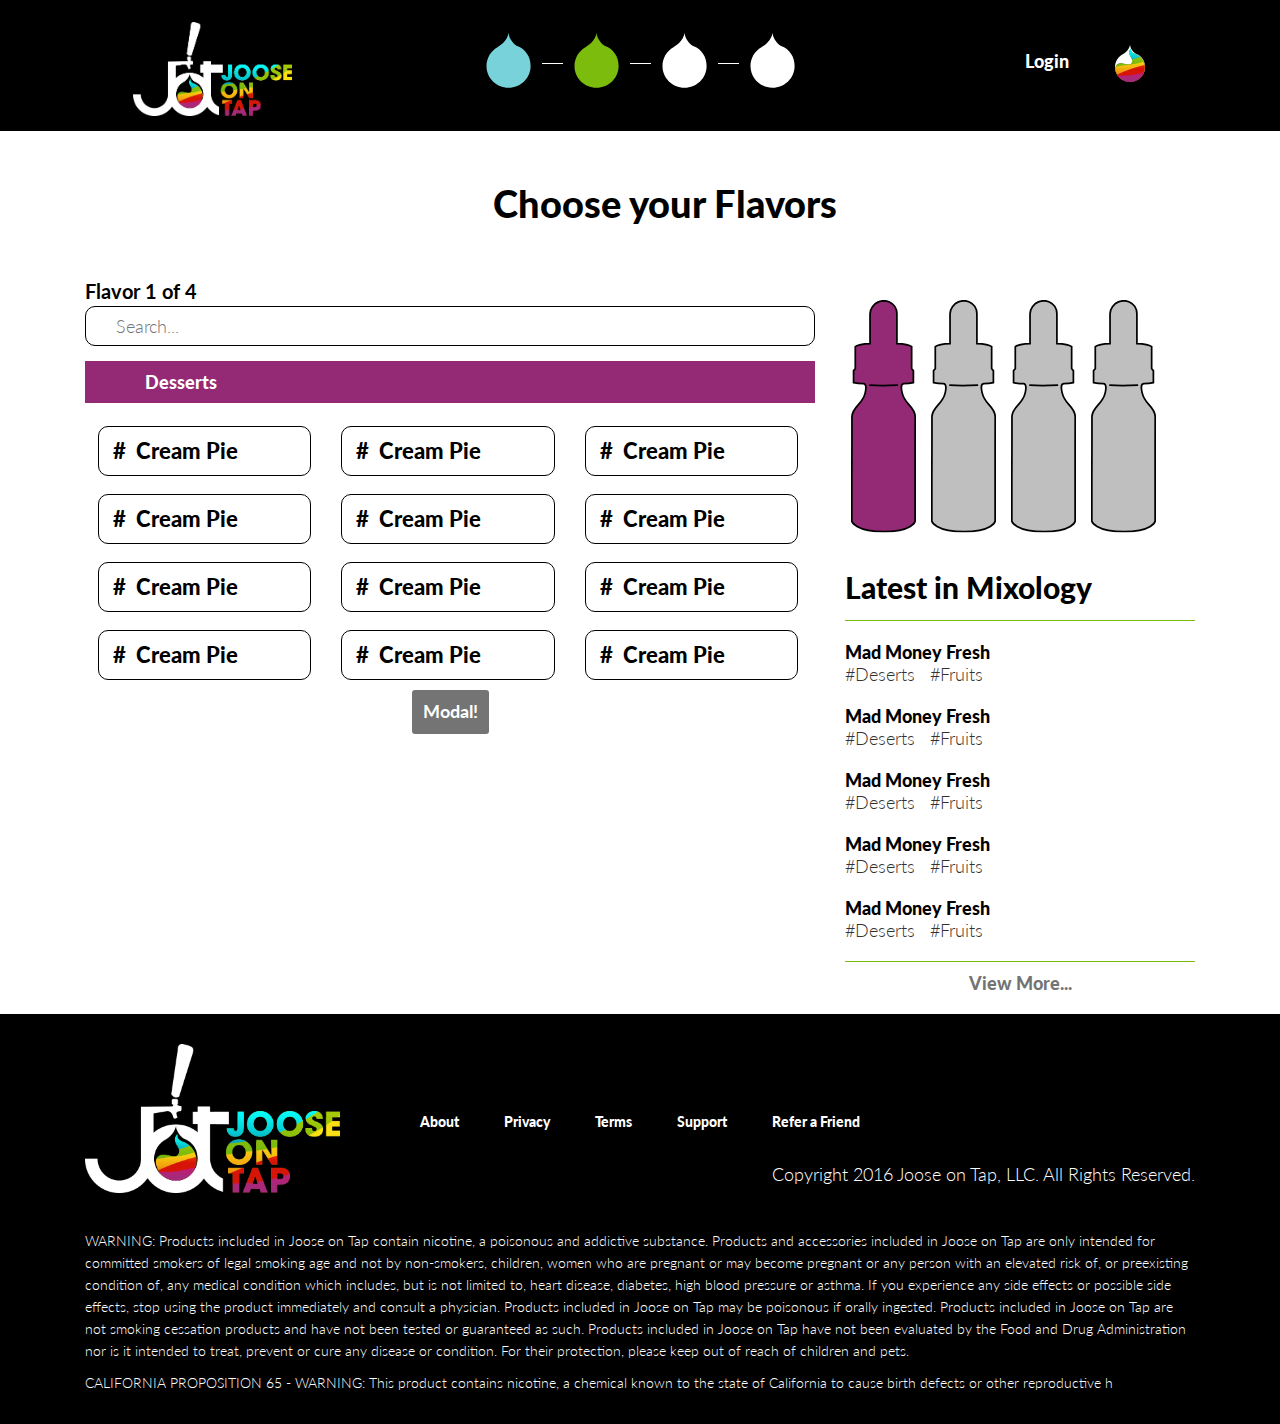
<file: flavors-step-two.html>
<!DOCTYPE html>
<html>
<head>
<meta charset="utf-8">
<meta http-equiv="X-UA-Compatible" content="IE=edge">
<meta name="viewport" content="width=device-width, initial-scale=1, minimum-scale=1, maximum-scale=1, user-scalable=no">
<!-- The above 3 meta tags *must* come first in the head; any other head content must come *after* these tags -->
<title>Joose On Tap</title>
<!-- <link rel="icon" href="images/favicon.ico" type="image/x-icon"/>
<link rel="shortcut icon" href="images/favicon.ico" type="image/x-icon"/> -->

<!-- Style -->
<link href="css/style.css" rel="stylesheet">
<!-- <script src="http://ajax.aspnetcdn.com/ajax/modernizr/modernizr-2.8.3.js"></script> -->
<script src="https://cdn.shopify.com/s/files/1/0383/9765/t/3/assets/modernizr.min.js?14931705603658883899"></script>
<!-- HTML5 shim and Respond.js for IE8 support of HTML5 elements and media queries -->
<!-- WARNING: Respond.js doesn't work if you view the page via file:// -->
<!--[if lt IE 9]>
      <script src="https://oss.maxcdn.com/html5shiv/3.7.2/html5shiv.min.js"></script>
      <script src="https://oss.maxcdn.com/respond/1.4.2/respond.min.js"></script>
    <![endif]-->
<!--[if lte IE 9]>
    <link href="css/ie.css" rel="stylesheet" type="text/css">
    <![endif]-->
</head>

<body>


<header>
	<div class="container">
		<!-- 1 -->
		<div class="col-md-3 logo-wrapper">
			<a href="#">
        	  <img alt="joose on tap" src="images/logo.png" class="home-logo">
        	</a>
		</div>

		<!-- 2 -->
		<div class="col-md-6 c-menu">
			<div class="center-block">
				<span data-color="tobacco">
					<a href="#"> 
						<img src="images/svg/drop.svg" alt="" class="svg"> </a>
				</span>

				<span data-color="green">
					<a href="#"> 
						<img src="images/svg/drop.svg" alt="" class="svg"> </a>
				</span>

				<span data-color="">
				<a href="#"> 
					<img src="images/svg/drop.svg" alt="" class="svg"> </a>
				</span>

				<span data-color="">
				<a href="#"> 
					<img src="images/svg/drop.svg" alt="" class="svg"> </a>
				</span>
			</div>
		</div>

		<!-- 3 -->
		<div class="col-md-3 h-nav">
			<nav class="nav-bar" role="navigation">
				<div class="wrapper">
					<div class="medium-down--hide">

						<!-- begin site-nav -->
						<ul class="site-nav" id="AccessibleNav">
							<li>
								<a href="#" class="site-nav__link">Login</a>
							</li>

							<li>
								<a href="#" class="">
									<img src="images/default-user.png" alt="User name"> </a>
							</li>            
						</ul>
						<!-- //site-nav -->
					</div>
				</div>
			</nav>
		</div>
	</div>
</header>


<!-- Flavor -->
<div class="container clearfix">
	
	<div class="clearfix">
		<div class="back-link">
			<a href="#" class=""> Choose your Flavors </a>	
		</div>
	</div>

	<div class="col-sm-8">
		<section class="column-left">
			
			<div class="falvor-search">
			<h4>Flavor 1 of 4</h4>
				<div class="form-vertical form-search">
					<form action="#">
						<input type="text" id="" class="input-full" name="contact" placeholder="Search..." value="">
					    <button type="submit" class="search-submit">
					      <span class="icon icon-search" aria-hidden="true"></span>
					    </button>
					</form>
				</div>
			</div>

			<div class="step-back" data-bg="desserts">
				<a href="#">Desserts</a>
			</div>

			<!--  -->
			<div class="choose-flavors cforms clearfix">
				<div class="col-sm-4">
					<div class="flavor">
						<input type="radio" id="chk-1" name="ch-k" value="false" onClick="location.href='#syed';">
					<label for="chk-1">Cream Pie</label>
					</div>
				</div>
				<div class="col-sm-4">
					<div class="flavor">
						<input type="radio" id="chk-2" name="ch-k" value="false" onClick="alert('Hi')">
					<label for="chk-2">Cream Pie</label>
					</div>
				</div>
				<div class="col-sm-4">
					<div class="flavor">
						<input type="radio" id="chk-3" name="ch-k" value="false">
					<label for="chk-3">Cream Pie</label>
					</div>
				</div>
				<div class="col-sm-4">
					<div class="flavor">
						<input type="radio" id="chk-4" name="ch-k" value="false">
					<label for="chk-4">Cream Pie</label>
					</div>
				</div>
				<div class="col-sm-4">
					<div class="flavor">
						<input type="radio" id="chk-5" name="ch-k" value="false">
					<label for="chk-5">Cream Pie</label>
					</div>
				</div>
				<div class="col-sm-4">
					<div class="flavor">
						<input type="radio" id="chk-6" name="ch-k" value="false">
					<label for="chk-6">Cream Pie</label>
					</div>
				</div>

				<div class="col-sm-4">
					<div class="flavor">
						<input type="radio" id="chk-7" name="ch-k" value="false">
					<label for="chk-7">Cream Pie</label>
					</div>
				</div>

				<div class="col-sm-4">
					<div class="flavor">
						<input type="radio" id="chk-8" name="ch-k" value="false">
					<label for="chk-8">Cream Pie</label>
					</div>
				</div>

				<div class="col-sm-4">
					<div class="flavor">
						<input type="radio" id="chk-9" name="ch-k" value="false">
					<label for="chk-9">Cream Pie</label>
					</div>
				</div>

				<div class="col-sm-4">
					<div class="flavor">
						<input type="radio" id="chk-10" name="ch-k" value="false">
					<label for="chk-10">Cream Pie</label>
					</div>
				</div>

				<div class="col-sm-4">
					<div class="flavor">
						<input type="radio" id="chk-11" name="ch-k" value="false">
					<label for="chk-11">Cream Pie</label>
					</div>
				</div>

				<div class="col-sm-4">
					<div class="flavor">
						<input type="radio" id="chk-12" name="ch-k" value="false">
					<label for="chk-12">Cream Pie</label>
					</div>
				</div>
			</div>
			<!--  -->

					<center>
			<a href="#modal-one" class="btn btn-big">Modal!</a>


		</center>


			<!-- Modal -->
			<div class="modal" id="syed" aria-hidden="true">
			  <div class="modal-dialog">
			    <div class="modal-header">
			      <h2>Modal in CSS?</h2>
			      <!-- <a href="#close" class="btn-close" aria-hidden="true">×</a>  -->
			    </div>
			    <div class="modal-body">
			      <p>One modal example here! :D</p>
			    </div>
			    <div class="modal-footer">
			      <!-- <a href="#close" class="btn">Nice!</a>  -->

			      	<div class="action-btns clearfix">
						<a href="#close" class="action-danger" aria-hidden="true">Cancel</a>
						<a href="" class="action-success">Add Flavor</a>
					</div>
			    </div>
			    </div>
			  </div>
			<!-- /Modal -->

			

		<!-- <img src="images/no-image.jpg" alt=""> -->

		</section>
	</div>
	
	<div class="col-sm-4">
		<section class="column-right">
			<div class="mixology">

				<div class="product-bottle">
					<span data-color="desserts">
						<img src="images/svg/bottle.svg" alt="" class="svg">
					</span>
					<span data-color="none">
						<img src="images/svg/bottle.svg" alt="" class="svg">
					</span>
					<span data-color="none">
						<img src="images/svg/bottle.svg" alt="" class="svg">
					</span>
					<span data-color="none">
						<img src="images/svg/bottle.svg" alt="" class="svg">	
					</span>
				</div>

				<h3>Latest in Mixology</h3>
		

				<ul class="mixology-list">
					<li>
						<b>Mad Money Fresh</b>
						<span>Deserts</span> <span>Fruits</span>
					</li>
					<li>
						<b>Mad Money Fresh</b>
						<span>Deserts</span> <span>Fruits</span> 
					</li>
					<li>
						<b>Mad Money Fresh</b>
						<span>Deserts</span> <span>Fruits</span>
					</li>
					<li>
						<b>Mad Money Fresh</b>
						<span>Deserts</span> <span>Fruits</span>
					</li>
					<li>
						<b>Mad Money Fresh</b>
						<span>Deserts</span> <span>Fruits</span>
					</li>
					<li>
						<b>Mad Money Fresh</b>
						<span>Deserts</span> <span>Fruits</span>
					</li>
					<li>
						<b>Mad Money Fresh</b>
						<span>Deserts</span> <span>Fruits</span>
					</li>
					<li>
						<b>Mad Money Fresh</b>
						<span>Deserts</span> <span>Fruits</span>
					</li>
					<li>
						<b>Mad Money Fresh</b>
						<span>Deserts</span> <span>Fruits</span>
					</li>
					<li>
						<b>Mad Money Fresh</b>
						<span>Deserts</span> <span>Fruits</span>
					</li>
				</ul>
				
			</div>
		</section>
	</div>
</div>
<!-- Flavor -->

<footer>
	<div class="container">
		<div class="col-md-3 footer-logo">
			<a href="#" class="">
				<img src="images/logo.png" alt="joose on top">
			</a>
		</div>
		<div class="col-md-6 footer-links">
			<ul>
				<li><a href="#">About</a></li>
				<li><a href="#">Privacy</a></li>
				<li><a href="#">Terms</a></li>
				<li><a href="#">Support</a></li>
				<li><a href="#">Refer a Friend</a></li>
			</ul>
		</div>
		<div class="col-md-3 footer-socials">
			<ul>
				<li><a href="#">
					<span class="icon icon-facebook" aria-hidden="true"></span>
				</a></li>
				<li><a href="#">
					<span class="icon icon-twitter" aria-hidden="true"></span>
				</a></li>
				<li><a href="#">
					<span class="icon icon-youtube" aria-hidden="true"></span>
				</a></li>
				<li><a href="#">
					<span class="icon icon-instagram" aria-hidden="true"></span>
				</a></li>
			</ul>
		</div>
		<div class="clearfix"></div>
		<div class="col-xs-12 copyright">
			<p class="copy-text">Copyright 2016 Joose on Tap, LLC.  All Rights Reserved.</p>
			<p class="warning-text">
				WARNING: Products included in Joose on Tap contain nicotine, a poisonous and addictive substance. Products and accessories included in Joose on Tap are only intended for committed smokers of legal smoking age and not by non-smokers, children, women who are pregnant or may become pregnant or any person with an elevated risk of, or preexisting condition of, any medical condition which includes, but is not limited to, heart disease, diabetes, high blood pressure or asthma. If you experience any side effects or possible side effects, stop using the product immediately and consult a physician. Products included in Joose on Tap may be poisonous if orally ingested. Products included in Joose on Tap are not smoking cessation products and have not been tested or guaranteed as such. Products included in Joose on Tap have not been evaluated by the Food and Drug Administration nor is it intended to treat, prevent or cure any disease or condition. For their protection, please keep out of reach of children and pets.
			</p>
			<p class="warning-text">CALIFORNIA PROPOSITION 65 - WARNING: This product contains nicotine, a chemical known to the state of California to cause birth defects or other reproductive h</p>
		</div>

	</div>
</footer>


<!-- <div id="block" style="width: 100%; height: 500px;" data-vide-bg="video/ocean" data-vide-options="position: 0% 50%">
</div> -->







<script src="https://ajax.googleapis.com/ajax/libs/jquery/1.11.3/jquery.min.js"></script>

<script>window.jQuery || document.write('<script src="js/lib/jquery.min.js"><\/script>')</script>
<script src="js/custom.js"></script>
<script src="js/lib/jquery-ui.min.js"></script>
<script src="js/lib/bootstrap.min.js"></script>
<script src="js/lib/appeared.js"></script>
<script src="js/lib/jquery.matchHeight-min.js"></script>
<script src="js/lib/smoothscroll.js"></script>
<script src="js/lib/jquery.parallax-1.1.3.js"></script>
<script src="js/lib/jquery.vide.js"></script>
<script src="https://cdn.shopify.com/s/files/1/0383/9765/t/3/assets/timber.js?14931705603658883899"></script>

</body>
</html>
</file>
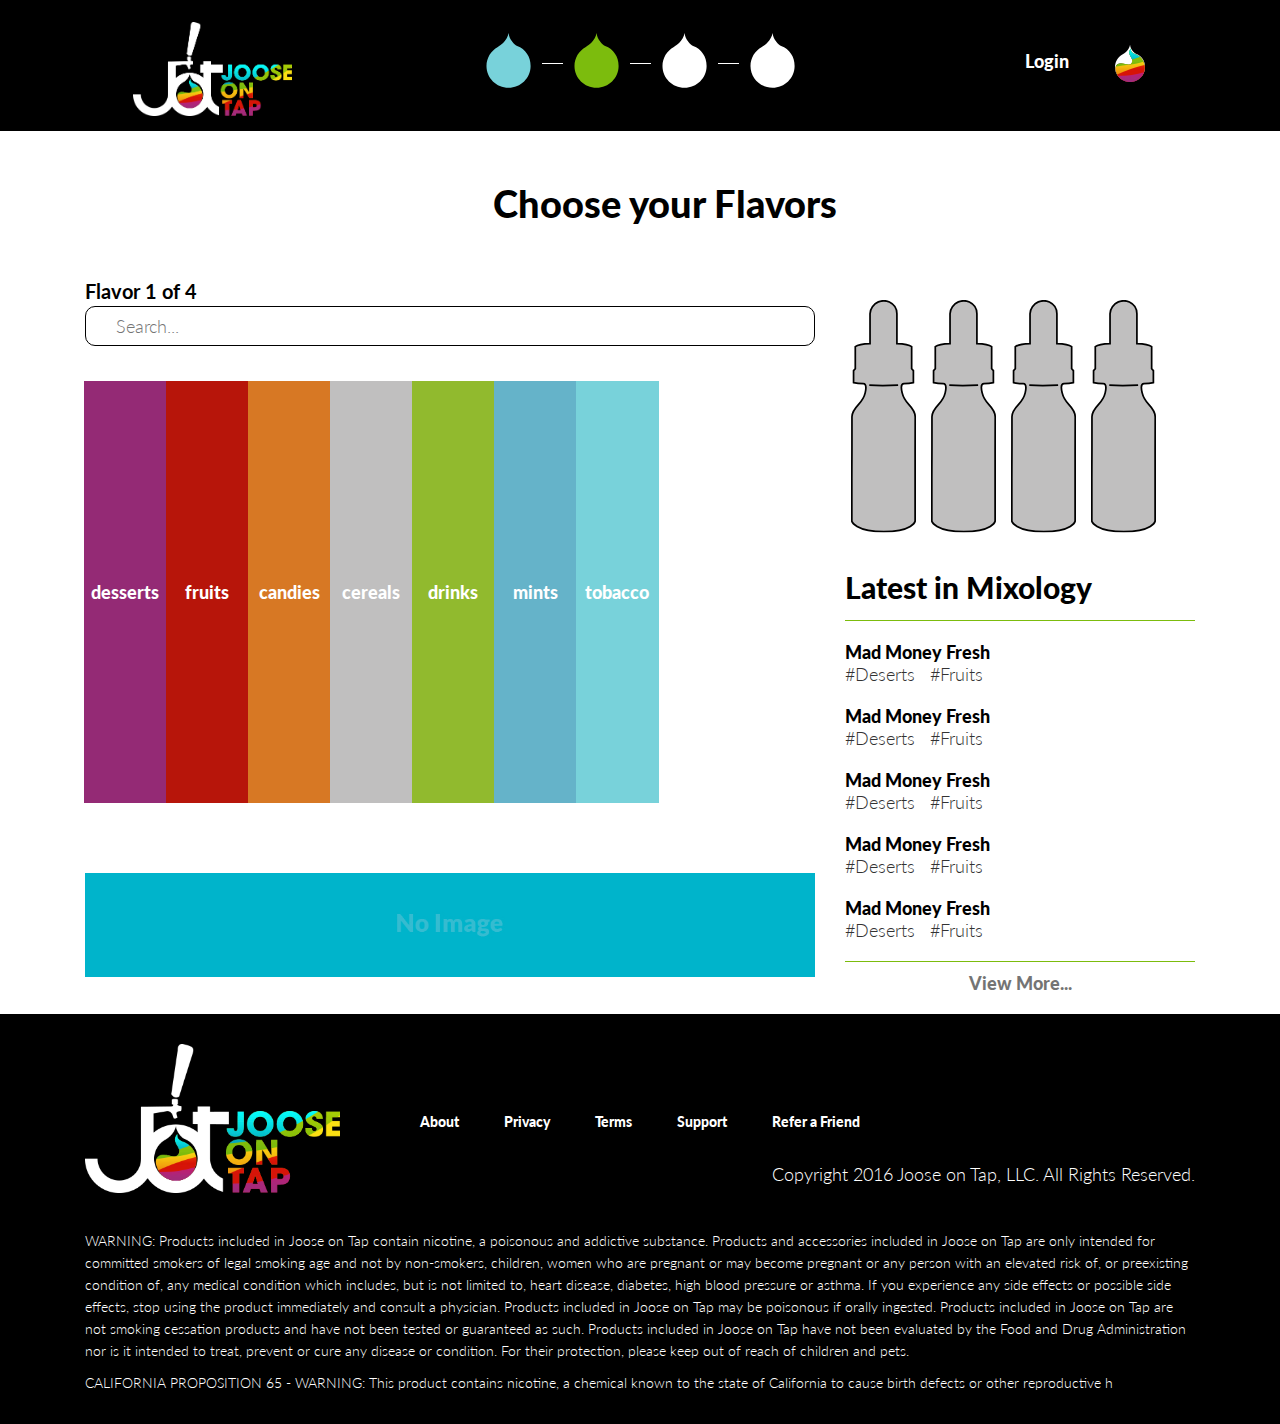
<file: flavors.html>
<!DOCTYPE html>
<html>
<head>
<meta charset="utf-8">
<meta http-equiv="X-UA-Compatible" content="IE=edge">
<meta name="viewport" content="width=device-width, initial-scale=1, minimum-scale=1, maximum-scale=1, user-scalable=no">
<!-- The above 3 meta tags *must* come first in the head; any other head content must come *after* these tags -->
<title>Joose On Tap</title>
<!-- <link rel="icon" href="images/favicon.ico" type="image/x-icon"/>
<link rel="shortcut icon" href="images/favicon.ico" type="image/x-icon"/> -->

<!-- Style -->
<link href="css/style.css" rel="stylesheet">
<!-- <script src="http://ajax.aspnetcdn.com/ajax/modernizr/modernizr-2.8.3.js"></script> -->
<script src="https://cdn.shopify.com/s/files/1/0383/9765/t/3/assets/modernizr.min.js?14931705603658883899"></script>
<!-- HTML5 shim and Respond.js for IE8 support of HTML5 elements and media queries -->
<!-- WARNING: Respond.js doesn't work if you view the page via file:// -->
<!--[if lt IE 9]>
      <script src="https://oss.maxcdn.com/html5shiv/3.7.2/html5shiv.min.js"></script>
      <script src="https://oss.maxcdn.com/respond/1.4.2/respond.min.js"></script>
    <![endif]-->
<!--[if lte IE 9]>
    <link href="css/ie.css" rel="stylesheet" type="text/css">
    <![endif]-->
</head>

<body>


<header>
	<div class="container">
		<!-- 1 -->
		<div class="col-md-3 logo-wrapper">
			<a href="#">
        	  <img alt="joose on tap" src="images/logo.png" class="home-logo">
        	</a>
		</div>

		<!-- 2 -->
		<div class="col-md-6 c-menu">
			<div class="center-block">
				<span data-color="tobacco">
					<a href="#"> 
						<img src="images/svg/drop.svg" alt="" class="svg"> </a>
				</span>

				<span data-color="green">
					<a href="#"> 
						<img src="images/svg/drop.svg" alt="" class="svg"> </a>
				</span>

				<span data-color="">
				<a href="#"> 
					<img src="images/svg/drop.svg" alt="" class="svg"> </a>
				</span>

				<span data-color="">
				<a href="#"> 
					<img src="images/svg/drop.svg" alt="" class="svg"> </a>
				</span>
			</div>
		</div>

		<!-- 3 -->
		<div class="col-md-3 h-nav">
			<nav class="nav-bar" role="navigation">
				<div class="wrapper">
					<div class="medium-down--hide">

						<!-- begin site-nav -->
						<ul class="site-nav" id="AccessibleNav">
							<li>
								<a href="#" class="site-nav__link">Login</a>
							</li>

							<li>
								<a href="#" class="">
									<img src="images/default-user.png" alt="User name"> </a>
							</li>            
						</ul>
						<!-- //site-nav -->
					</div>
				</div>
			</nav>
		</div>
	</div>
</header>


<!-- Flavor -->
<div class="container clearfix">
	
	<div class="clearfix">
		<div class="back-link">
			<a href="#" class=""> Choose your Flavors </a>	
		</div>
	</div>

	<div class="col-sm-8">
		<section class="column-left">
			
			<div class="falvor-search">
			<h4>Flavor 1 of 4</h4>
				<div class="form-vertical form-search">
					<form action="#">
						<input type="text" id="" class="input-full" name="contact" placeholder="Search..." value="">
					    <button type="submit" class="search-submit">
					      <span class="icon icon-search" aria-hidden="true"></span>
					    </button>
					</form>
				</div>
			</div>

			<div class="choose-color clearfix">

				<a href="#" class="flavor-btn" data-bg="desserts">
					desserts
				</a>
				<a href="#" class="flavor-btn" data-bg="fruits">
					fruits
				</a>
				<a href="#" class="flavor-btn" data-bg="candies">
					candies
				</a>
				<a href="#" class="flavor-btn" data-bg="cereals">
					cereals
				</a>
				<a href="#" class="flavor-btn" data-bg="drinks">
					drinks
				</a>
				<a href="#" class="flavor-btn" data-bg="mints">
					mints
				</a>
				<a href="#" class="flavor-btn" data-bg="tobacco">
					tobacco
				</a>
				
			</div>

		<img src="images/no-image.jpg" alt="">


		</section>
	</div>
	
	<div class="col-sm-4">
		<section class="column-right">
			<div class="mixology">

				<div class="product-bottle">
					<span data-color="none">
						<img src="images/svg/bottle.svg" alt="" class="svg">
					</span>
					<span data-color="none">
						<img src="images/svg/bottle.svg" alt="" class="svg">
					</span>
					<span data-color="none">
						<img src="images/svg/bottle.svg" alt="" class="svg">
					</span>
					<span data-color="none">
						<img src="images/svg/bottle.svg" alt="" class="svg">	
					</span>
				</div>

				<h3>Latest in Mixology</h3>
		

				<ul class="mixology-list">
					<li>
						<b>Mad Money Fresh</b>
						<span>Deserts</span> <span>Fruits</span>
					</li>
					<li>
						<b>Mad Money Fresh</b>
						<span>Deserts</span> <span>Fruits</span> 
					</li>
					<li>
						<b>Mad Money Fresh</b>
						<span>Deserts</span> <span>Fruits</span>
					</li>
					<li>
						<b>Mad Money Fresh</b>
						<span>Deserts</span> <span>Fruits</span>
					</li>
					<li>
						<b>Mad Money Fresh</b>
						<span>Deserts</span> <span>Fruits</span>
					</li>
					<li>
						<b>Mad Money Fresh</b>
						<span>Deserts</span> <span>Fruits</span>
					</li>
					<li>
						<b>Mad Money Fresh</b>
						<span>Deserts</span> <span>Fruits</span>
					</li>
					<li>
						<b>Mad Money Fresh</b>
						<span>Deserts</span> <span>Fruits</span>
					</li>
					<li>
						<b>Mad Money Fresh</b>
						<span>Deserts</span> <span>Fruits</span>
					</li>
					<li>
						<b>Mad Money Fresh</b>
						<span>Deserts</span> <span>Fruits</span>
					</li>
				</ul>
				
			</div>
		</section>
	</div>
</div>
<!-- Flavor -->

<footer>
	<div class="container">
		<div class="col-md-3 footer-logo">
			<a href="#" class="">
				<img src="images/logo.png" alt="joose on top">
			</a>
		</div>
		<div class="col-md-6 footer-links">
			<ul>
				<li><a href="#">About</a></li>
				<li><a href="#">Privacy</a></li>
				<li><a href="#">Terms</a></li>
				<li><a href="#">Support</a></li>
				<li><a href="#">Refer a Friend</a></li>
			</ul>
		</div>
		<div class="col-md-3 footer-socials">
			<ul>
				<li><a href="#">
					<span class="icon icon-facebook" aria-hidden="true"></span>
				</a></li>
				<li><a href="#">
					<span class="icon icon-twitter" aria-hidden="true"></span>
				</a></li>
				<li><a href="#">
					<span class="icon icon-youtube" aria-hidden="true"></span>
				</a></li>
				<li><a href="#">
					<span class="icon icon-instagram" aria-hidden="true"></span>
				</a></li>
			</ul>
		</div>
		<div class="clearfix"></div>
		<div class="col-xs-12 copyright">
			<p class="copy-text">Copyright 2016 Joose on Tap, LLC.  All Rights Reserved.</p>
			<p class="warning-text">
				WARNING: Products included in Joose on Tap contain nicotine, a poisonous and addictive substance. Products and accessories included in Joose on Tap are only intended for committed smokers of legal smoking age and not by non-smokers, children, women who are pregnant or may become pregnant or any person with an elevated risk of, or preexisting condition of, any medical condition which includes, but is not limited to, heart disease, diabetes, high blood pressure or asthma. If you experience any side effects or possible side effects, stop using the product immediately and consult a physician. Products included in Joose on Tap may be poisonous if orally ingested. Products included in Joose on Tap are not smoking cessation products and have not been tested or guaranteed as such. Products included in Joose on Tap have not been evaluated by the Food and Drug Administration nor is it intended to treat, prevent or cure any disease or condition. For their protection, please keep out of reach of children and pets.
			</p>
			<p class="warning-text">CALIFORNIA PROPOSITION 65 - WARNING: This product contains nicotine, a chemical known to the state of California to cause birth defects or other reproductive h</p>
		</div>

	</div>
</footer>


<!-- <div id="block" style="width: 100%; height: 500px;" data-vide-bg="video/ocean" data-vide-options="position: 0% 50%">
</div> -->







<script src="https://ajax.googleapis.com/ajax/libs/jquery/1.11.3/jquery.min.js"></script>

<script>window.jQuery || document.write('<script src="js/lib/jquery.min.js"><\/script>')</script>
<script src="js/custom.js"></script>
<script src="js/lib/jquery-ui.min.js"></script>
<script src="js/lib/bootstrap.min.js"></script>
<script src="js/lib/appeared.js"></script>
<script src="js/lib/jquery.matchHeight-min.js"></script>
<script src="js/lib/smoothscroll.js"></script>
<script src="js/lib/jquery.parallax-1.1.3.js"></script>
<script src="js/lib/jquery.vide.js"></script>
<script src="https://cdn.shopify.com/s/files/1/0383/9765/t/3/assets/timber.js?14931705603658883899"></script>

</body>
</html>
</file>
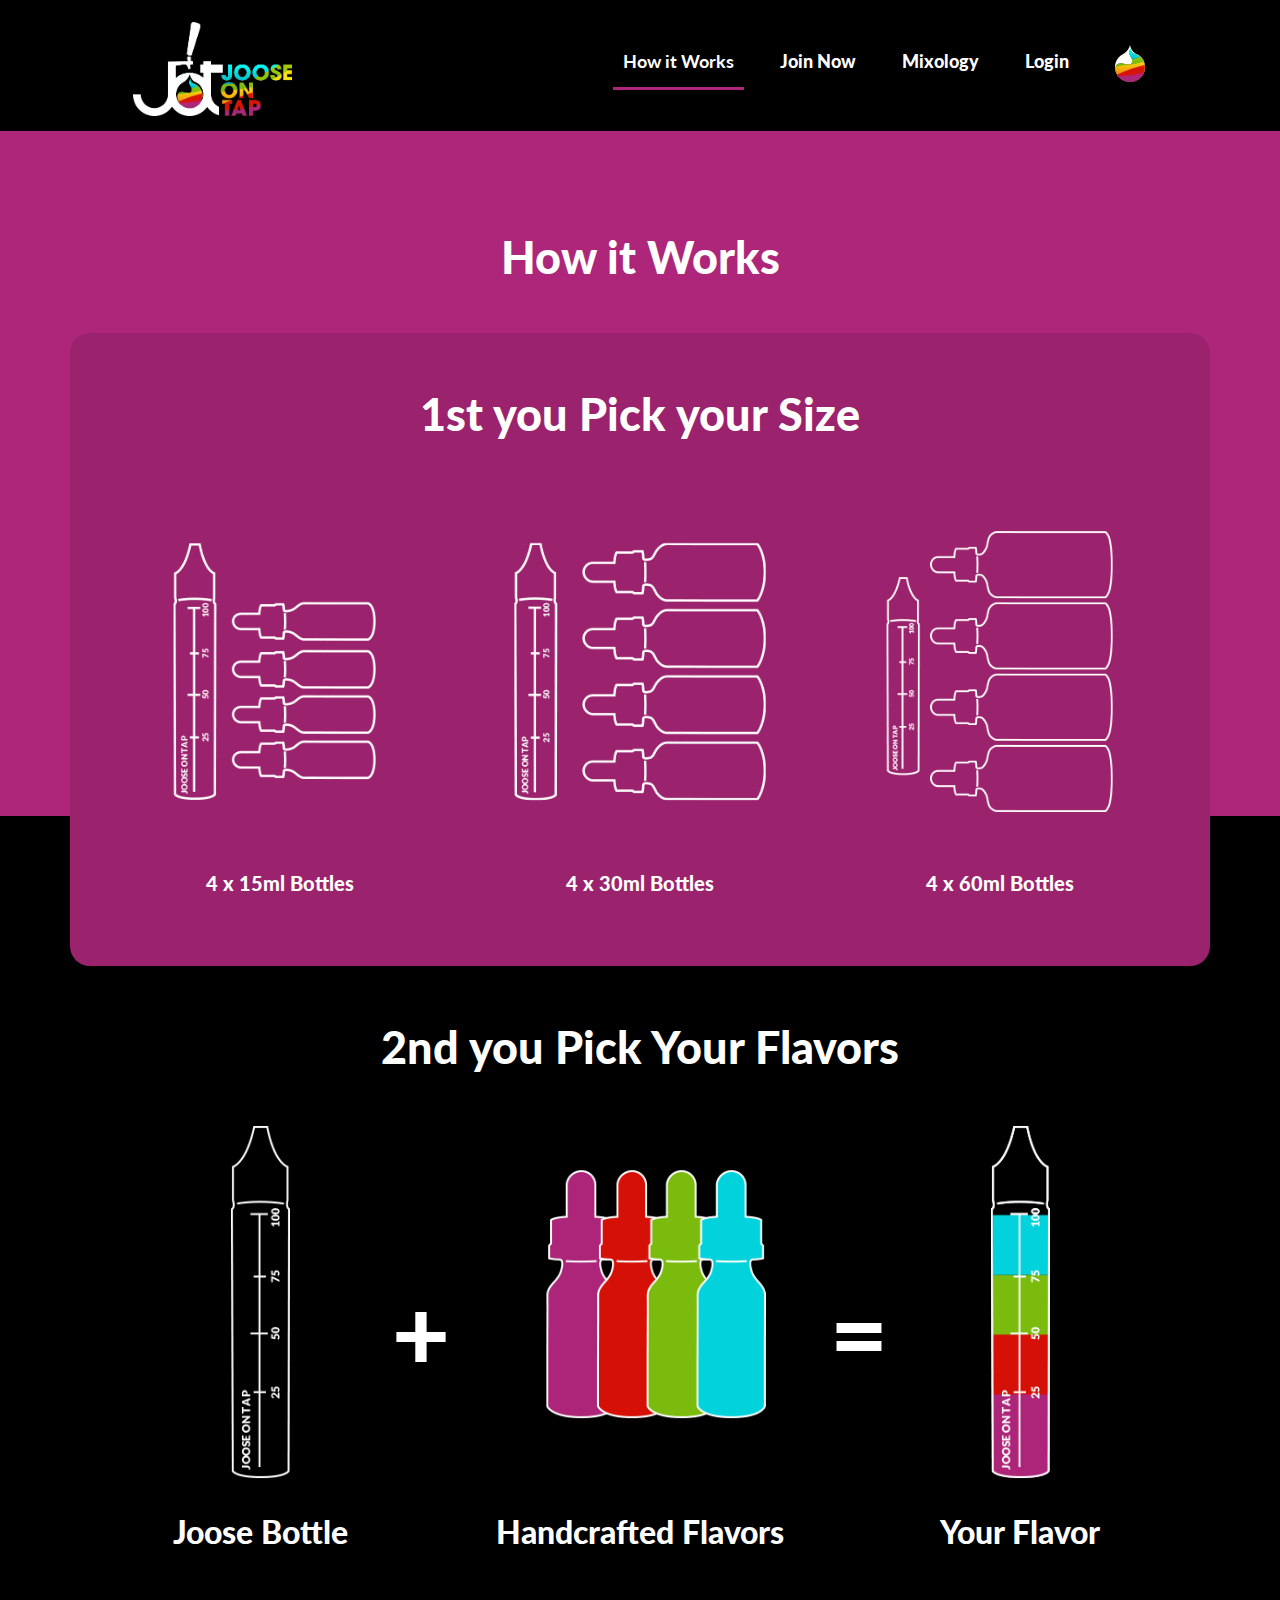
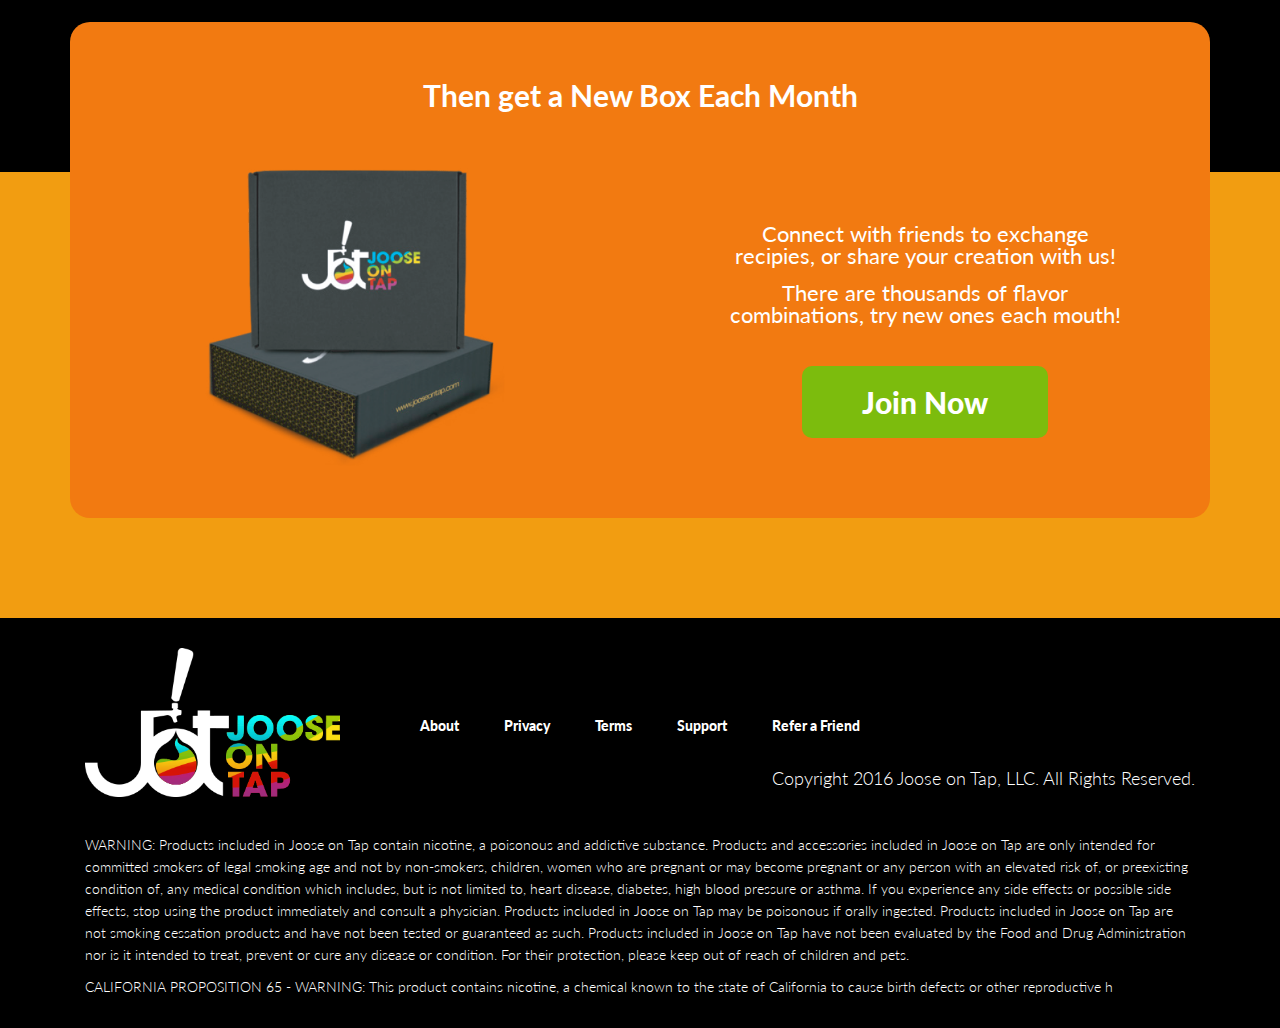
<file: how-it-works.html>
<!DOCTYPE html>
<html>
<head>
<meta charset="utf-8">
<meta http-equiv="X-UA-Compatible" content="IE=edge">
<meta name="viewport" content="width=device-width, initial-scale=1, minimum-scale=1, maximum-scale=1, user-scalable=no">
<!-- The above 3 meta tags *must* come first in the head; any other head content must come *after* these tags -->
<title>Joose On Tap</title>
<!-- <link rel="icon" href="images/favicon.ico" type="image/x-icon"/>
<link rel="shortcut icon" href="images/favicon.ico" type="image/x-icon"/> -->

<!-- Style -->
<link href="css/style.css" rel="stylesheet">
<!-- <script src="http://ajax.aspnetcdn.com/ajax/modernizr/modernizr-2.8.3.js"></script> -->
<script src="https://cdn.shopify.com/s/files/1/0383/9765/t/3/assets/modernizr.min.js?14931705603658883899"></script>
<!-- HTML5 shim and Respond.js for IE8 support of HTML5 elements and media queries -->
<!-- WARNING: Respond.js doesn't work if you view the page via file:// -->
<!--[if lt IE 9]>
      <script src="https://oss.maxcdn.com/html5shiv/3.7.2/html5shiv.min.js"></script>
      <script src="https://oss.maxcdn.com/respond/1.4.2/respond.min.js"></script>
    <![endif]-->
<!--[if lte IE 9]>
    <link href="css/ie.css" rel="stylesheet" type="text/css">
    <![endif]-->
</head>

<body>

<header>
	<div class="container">
		<!-- 1 -->
		<div class="col-md-3 logo-wrapper">
			<a href="#">
        	  <img alt="joose on tap" src="images/logo.png" class="home-logo">
        	</a>
		</div>

		<!-- 2 -->
		<div class="col-md-9 h-nav">
			<nav class="nav-bar" role="navigation">
				<div class="wrapper">
					<div class="medium-down--hide">

						<!-- begin site-nav -->
						<ul class="site-nav" id="AccessibleNav">
							<li class="site-nav--active">
			                  <a href="#" class="site-nav__link">How it Works</a>
			                </li>
			                <li>
			                  <a href="#" class="site-nav__link">Join Now</a>
			                </li>
			                <li>
			                  <a href="#" class="site-nav__link">Mixology</a>
			                </li> 
			                <li>
			                  <a href="#" class="site-nav__link">Login</a>
			                </li>
			                <li>
			                  <a href="#">
								<img src="images/default-user.png" alt="User name" />
			                  </a>
							</li>             
						</ul>
						<!-- //site-nav -->
					</div>
				</div>
			</nav>
		</div>
	</div>
</header>

<div class="how-it-works">

<!-- Section 1 -->
<section class="magento-light">
	<div class="page-title">
		<div class="container">
			<h2>
				How it Works
			</h2>
		</div>
	</div>
	<div class="container">
		<div class="magento-dark clearfix">
			<center>
				<h2>1st you Pick your Size</h2>
			</center>

			<div class="product-wrapper">
				<div class="col-sm-4">
					<figure>
						<a href="#">
    						<img src="images/_products/4x15.png" alt="product name" class="img-responsive" />
    						<figcaption>4 x 15ml Bottles</figcaption>
    					</a>
					</figure>
				</div> <!-- Single column -->
				<div class="col-sm-4">
					<figure>
						<a href="#">
    						<img src="images/_products/4x30.png" alt="product name" class="img-responsive" />
    						<figcaption>4 x 30ml Bottles</figcaption>
    					</a>
					</figure>
				</div> <!-- Single column -->
				<div class="col-sm-4">
					<figure>
						<a href="#">
    						<img src="images/_products/4x60.png" alt="product name" class="img-responsive" />
    						<figcaption>4 x 60ml Bottles</figcaption>
    					</a>
					</figure>
				</div> <!-- Single column -->
			</div> <!-- product-wrapper -->
		</div>  <!-- box-bg -->
	</div> <!-- container -->
</section>

<!-- section 3 -->
<section class="black">
	<div class="container">
		<center>
			<h2>2nd you Pick Your Flavors</h2>
		</center>

		<div class="mixing-box">
			<div class="col-sm-4 first">
				<figure>
					<a href="#">
						<img src="images/_products/joose-bottle.png" alt="product name" class="img-responsive" />
						<figcaption>Joose Bottle</figcaption>
					</a>
				</figure>
			</div>
			<div class="col-sm-4">
				<figure>
					<a href="#">
						<img src="images/_products/handcrafted-flavors.png" alt="product name" class="img-responsive" />
						<figcaption>Handcrafted Flavors</figcaption>
					</a>
				</figure>
			</div>
			<div class="col-sm-4 last">
				<figure>
					<a href="#">
						<img src="images/_products/custom-flavor.png" alt="product name" class="img-responsive" />
						<figcaption>Your Flavor</figcaption>
					</a>
				</figure>
			</div>
		</div>

	</div>	
</section>

<!-- section 2 -->
<section class="orange-light">
	<div class="container">
	

		<div class="orange-info clearfix text-center">
			<div class="title">
				<center>
					<h3>Then get a New Box Each Month</h3>
				</center>
			</div>
			
			<div class="col-md-6">
				<img src="images/jotap.png" class="medium" alt="" />
			</div>
			<div class="col-md-6">
				<div class="center-block flavor-1k">
					<p>Connect with friends to exchange recipies, or share your creation with us!</p>
					<p>There are thousands of flavor combinations, try new ones each mouth!</p>

					<a href="#" class="join-now">Join Now</a>
				</div>
			</div>
		</div>
	</div>
</section>




</div>

<footer>
	<div class="container">
		<div class="col-md-3 footer-logo">
			<a href="#" class="">
				<img src="images/logo.png" alt="joose on top">
			</a>
		</div>
		<div class="col-md-6 footer-links">
			<ul>
				<li><a href="#">About</a></li>
				<li><a href="#">Privacy</a></li>
				<li><a href="#">Terms</a></li>
				<li><a href="#">Support</a></li>
				<li><a href="#">Refer a Friend</a></li>
			</ul>
		</div>
		<div class="col-md-3 footer-socials">
			<ul>
				<li><a href="#">
					<span class="icon icon-facebook" aria-hidden="true"></span>
				</a></li>
				<li><a href="#">
					<span class="icon icon-twitter" aria-hidden="true"></span>
				</a></li>
				<li><a href="#">
					<span class="icon icon-youtube" aria-hidden="true"></span>
				</a></li>
				<li><a href="#">
					<span class="icon icon-instagram" aria-hidden="true"></span>
				</a></li>
			</ul>
		</div>
		<div class="clearfix"></div>
		<div class="col-xs-12 copyright">
			<p class="copy-text">Copyright 2016 Joose on Tap, LLC.  All Rights Reserved.</p>
			<p class="warning-text">
				WARNING: Products included in Joose on Tap contain nicotine, a poisonous and addictive substance. Products and accessories included in Joose on Tap are only intended for committed smokers of legal smoking age and not by non-smokers, children, women who are pregnant or may become pregnant or any person with an elevated risk of, or preexisting condition of, any medical condition which includes, but is not limited to, heart disease, diabetes, high blood pressure or asthma. If you experience any side effects or possible side effects, stop using the product immediately and consult a physician. Products included in Joose on Tap may be poisonous if orally ingested. Products included in Joose on Tap are not smoking cessation products and have not been tested or guaranteed as such. Products included in Joose on Tap have not been evaluated by the Food and Drug Administration nor is it intended to treat, prevent or cure any disease or condition. For their protection, please keep out of reach of children and pets.
			</p>
			<p class="warning-text">CALIFORNIA PROPOSITION 65 - WARNING: This product contains nicotine, a chemical known to the state of California to cause birth defects or other reproductive h</p>
		</div>

	</div>
</footer>


<!-- <div id="block" style="width: 100%; height: 500px;" data-vide-bg="video/ocean" data-vide-options="position: 0% 50%">
</div> -->







<script src="https://ajax.googleapis.com/ajax/libs/jquery/1.11.3/jquery.min.js"></script>

<script>window.jQuery || document.write('<script src="js/lib/jquery.min.js"><\/script>')</script>
<script src="js/lib/jquery-ui.min.js"></script>
<script src="js/lib/bootstrap.min.js"></script>
<script src="js/lib/appeared.js"></script>
<script src="js/lib/jquery.matchHeight-min.js"></script>
<script src="js/lib/smoothscroll.js"></script>
<script src="js/lib/jquery.vide.js"></script>
<!-- <script src="js/lib/timber.js"></script> -->
<script src="js/custom.js"></script>

</body>
</html>
</file>
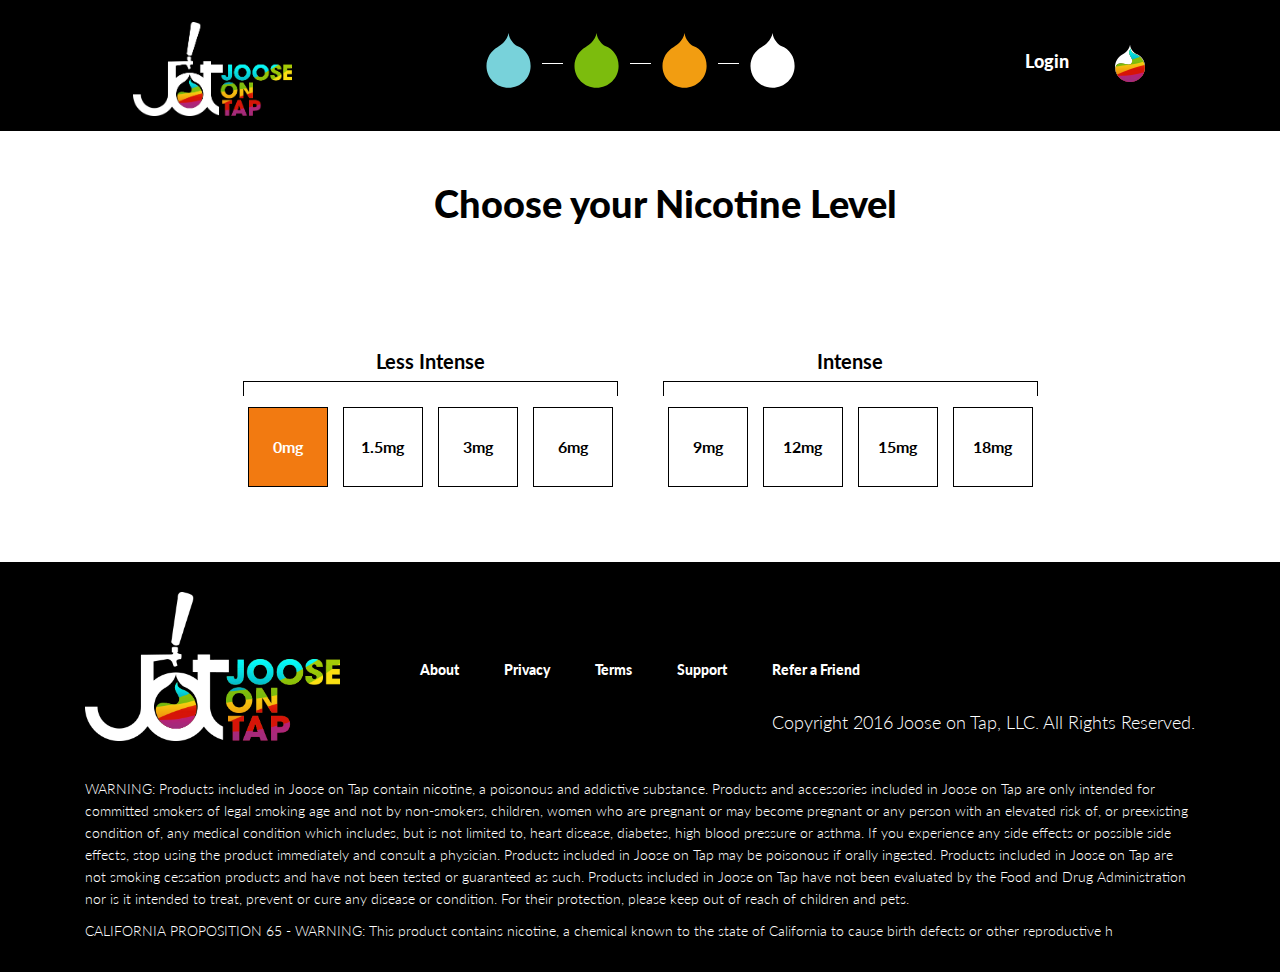
<file: nicotine-level.html>
<!DOCTYPE html>
<html>
<head>
<meta charset="utf-8">
<meta http-equiv="X-UA-Compatible" content="IE=edge">
<meta name="viewport" content="width=device-width, initial-scale=1, minimum-scale=1, maximum-scale=1, user-scalable=no">
<!-- The above 3 meta tags *must* come first in the head; any other head content must come *after* these tags -->
<title>Joose On Tap</title>
<!-- <link rel="icon" href="images/favicon.ico" type="image/x-icon"/>
<link rel="shortcut icon" href="images/favicon.ico" type="image/x-icon"/> -->

<!-- Style -->
<link href="css/style.css" rel="stylesheet">
<!-- <script src="http://ajax.aspnetcdn.com/ajax/modernizr/modernizr-2.8.3.js"></script> -->
<script src="https://cdn.shopify.com/s/files/1/0383/9765/t/3/assets/modernizr.min.js?14931705603658883899"></script>
<!-- HTML5 shim and Respond.js for IE8 support of HTML5 elements and media queries -->
<!-- WARNING: Respond.js doesn't work if you view the page via file:// -->
<!--[if lt IE 9]>
      <script src="https://oss.maxcdn.com/html5shiv/3.7.2/html5shiv.min.js"></script>
      <script src="https://oss.maxcdn.com/respond/1.4.2/respond.min.js"></script>
    <![endif]-->
<!--[if lte IE 9]>
    <link href="css/ie.css" rel="stylesheet" type="text/css">
    <![endif]-->
</head>

<body>


<header>
	<div class="container">
		<!-- 1 -->
		<div class="col-md-3 logo-wrapper">
			<a href="#">
        	  <img alt="joose on tap" src="images/logo.png" class="home-logo">
        	</a>
		</div>

		<!-- 2 -->
		<div class="col-md-6 c-menu">
			<div class="center-block">
				<span data-color="tobacco">
					<a href="#"> 
						<img src="images/svg/drop.svg" alt="" class="svg"> </a>
				</span>

				<span data-color="green">
					<a href="#"> 
						<img src="images/svg/drop.svg" alt="" class="svg"> </a>
				</span>

				<span data-color="orange-light">
				<a href="#"> 
					<img src="images/svg/drop.svg" alt="" class="svg"> </a>
				</span>

				<span data-color="">
				<a href="#"> 
					<img src="images/svg/drop.svg" alt="" class="svg"> </a>
				</span>
			</div>
		</div>

		<!-- 3 -->
		<div class="col-md-3 h-nav">
			<nav class="nav-bar" role="navigation">
				<div class="wrapper">
					<div class="medium-down--hide">

						<!-- begin site-nav -->
						<ul class="site-nav" id="AccessibleNav">
							<li>
								<a href="#" class="site-nav__link">Login</a>
							</li>

							<li>
								<a href="#" class="">
									<img src="images/default-user.png" alt="User name"> </a>
							</li>            
						</ul>
						<!-- //site-nav -->
					</div>
				</div>
			</nav>
		</div>
	</div>
</header>


<!-- Flavor -->
<div class="container clearfix">
	
	<div class="clearfix">
		<div class="back-link">
			<a href="#" class=""> Choose your Nicotine Level </a>	
		</div>
	</div>

	
	
	<div class="nicotine-level nicotin-cols cforms">

		<div class="intense-left">
			<h4>Less Intense</h4>
			<div class="nicotine-radio">
				<input type="radio" id="radio1" name="lessintense" value="all" checked>
				<label for="radio1">0mg</label>

				<input type="radio" id="radio2" name="lessintense" value="false">
				<label for="radio2">1.5mg</label>

				<input type="radio" id="radio3" name="lessintense" value="true">
				<label for="radio3">3mg</label>

				<input type="radio" id="radio4" name="lessintense" value="true">
				<label for="radio4">6mg</label>
			</div>
		</div>
		<div class="intense-right">
			<h4>Intense</h4>
			<div class="nicotine-radio">
				<input type="radio" id="radio11" name="intense" value="all">
				<label for="radio11">9mg</label>

				<input type="radio" id="radio12" name="intense" value="false">
				<label for="radio12">12mg</label>

				<input type="radio" id="radio13" name="intense" value="true">
				<label for="radio13">15mg</label>

				<input type="radio" id="radio14" name="intense" value="true">
				<label for="radio14">18mg</label>
			</div>
		</div>
	</div>
</div>
<!-- Flavor -->

<footer>
	<div class="container">
		<div class="col-md-3 footer-logo">
			<a href="#" class="">
				<img src="images/logo.png" alt="joose on top">
			</a>
		</div>
		<div class="col-md-6 footer-links">
			<ul>
				<li><a href="#">About</a></li>
				<li><a href="#">Privacy</a></li>
				<li><a href="#">Terms</a></li>
				<li><a href="#">Support</a></li>
				<li><a href="#">Refer a Friend</a></li>
			</ul>
		</div>
		<div class="col-md-3 footer-socials">
			<ul>
				<li><a href="#">
					<span class="icon icon-facebook" aria-hidden="true"></span>
				</a></li>
				<li><a href="#">
					<span class="icon icon-twitter" aria-hidden="true"></span>
				</a></li>
				<li><a href="#">
					<span class="icon icon-youtube" aria-hidden="true"></span>
				</a></li>
				<li><a href="#">
					<span class="icon icon-instagram" aria-hidden="true"></span>
				</a></li>
			</ul>
		</div>
		<div class="clearfix"></div>
		<div class="col-xs-12 copyright">
			<p class="copy-text">Copyright 2016 Joose on Tap, LLC.  All Rights Reserved.</p>
			<p class="warning-text">
				WARNING: Products included in Joose on Tap contain nicotine, a poisonous and addictive substance. Products and accessories included in Joose on Tap are only intended for committed smokers of legal smoking age and not by non-smokers, children, women who are pregnant or may become pregnant or any person with an elevated risk of, or preexisting condition of, any medical condition which includes, but is not limited to, heart disease, diabetes, high blood pressure or asthma. If you experience any side effects or possible side effects, stop using the product immediately and consult a physician. Products included in Joose on Tap may be poisonous if orally ingested. Products included in Joose on Tap are not smoking cessation products and have not been tested or guaranteed as such. Products included in Joose on Tap have not been evaluated by the Food and Drug Administration nor is it intended to treat, prevent or cure any disease or condition. For their protection, please keep out of reach of children and pets.
			</p>
			<p class="warning-text">CALIFORNIA PROPOSITION 65 - WARNING: This product contains nicotine, a chemical known to the state of California to cause birth defects or other reproductive h</p>
		</div>

	</div>
</footer>


<!-- <div id="block" style="width: 100%; height: 500px;" data-vide-bg="video/ocean" data-vide-options="position: 0% 50%">
</div> -->







<script src="https://ajax.googleapis.com/ajax/libs/jquery/1.11.3/jquery.min.js"></script>

<script>window.jQuery || document.write('<script src="js/lib/jquery.min.js"><\/script>')</script>
<script src="js/custom.js"></script>
<script src="js/lib/jquery-ui.min.js"></script>
<script src="js/lib/bootstrap.min.js"></script>
<script src="js/lib/appeared.js"></script>
<script src="js/lib/jquery.matchHeight-min.js"></script>
<script src="js/lib/smoothscroll.js"></script>
<script src="js/lib/jquery.parallax-1.1.3.js"></script>
<script src="js/lib/jquery.vide.js"></script>
<script src="https://cdn.shopify.com/s/files/1/0383/9765/t/3/assets/timber.js?14931705603658883899"></script>

</body>
</html>
</file>
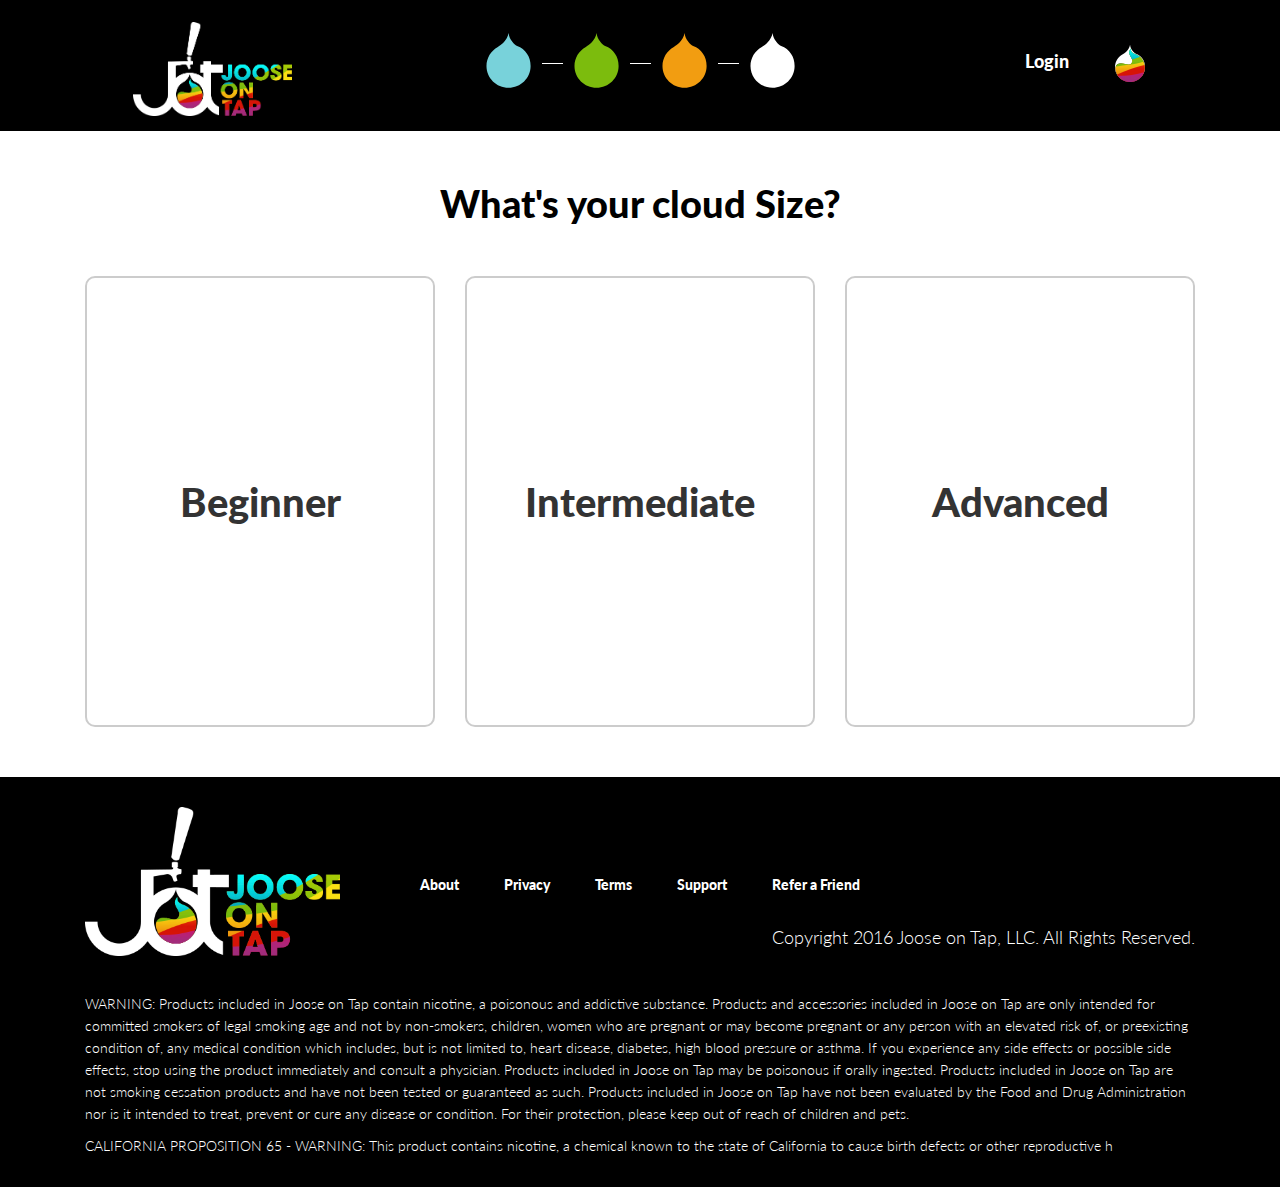
<file: size.html>
<!DOCTYPE html>
<html>
<head>
<meta charset="utf-8">
<meta http-equiv="X-UA-Compatible" content="IE=edge">
<meta name="viewport" content="width=device-width, initial-scale=1, minimum-scale=1, maximum-scale=1, user-scalable=no">
<!-- The above 3 meta tags *must* come first in the head; any other head content must come *after* these tags -->
<title>Joose On Tap</title>
<!-- <link rel="icon" href="images/favicon.ico" type="image/x-icon"/>
<link rel="shortcut icon" href="images/favicon.ico" type="image/x-icon"/> -->

<!-- Style -->
<link href="css/style.css" rel="stylesheet">
<!-- <script src="http://ajax.aspnetcdn.com/ajax/modernizr/modernizr-2.8.3.js"></script> -->
<script src="https://cdn.shopify.com/s/files/1/0383/9765/t/3/assets/modernizr.min.js?14931705603658883899"></script>
<!-- HTML5 shim and Respond.js for IE8 support of HTML5 elements and media queries -->
<!-- WARNING: Respond.js doesn't work if you view the page via file:// -->
<!--[if lt IE 9]>
      <script src="https://oss.maxcdn.com/html5shiv/3.7.2/html5shiv.min.js"></script>
      <script src="https://oss.maxcdn.com/respond/1.4.2/respond.min.js"></script>
    <![endif]-->
<!--[if lte IE 9]>
    <link href="css/ie.css" rel="stylesheet" type="text/css">
    <![endif]-->
</head>

<body>


<header>
	<div class="container">
		<!-- 1 -->
		<div class="col-md-3 logo-wrapper">
			<a href="#">
        	  <img alt="joose on tap" src="images/logo.png" class="home-logo">
        	</a>
		</div>

		<!-- 2 -->
		<div class="col-md-6 c-menu">
			<div class="center-block">
				<span data-color="tobacco">
					<a href="#"> 
						<img src="images/svg/drop.svg" alt="" class="svg"> </a>
				</span>

				<span data-color="green">
					<a href="#"> 
						<img src="images/svg/drop.svg" alt="" class="svg"> </a>
				</span>

				<span data-color="orange-light">
				<a href="#"> 
					<img src="images/svg/drop.svg" alt="" class="svg"> </a>
				</span>

				<span data-color="">
				<a href="#"> 
					<img src="images/svg/drop.svg" alt="" class="svg"> </a>
				</span>
			</div>
		</div>

		<!-- 3 -->
		<div class="col-md-3 h-nav">
			<nav class="nav-bar" role="navigation">
				<div class="wrapper">
					<div class="medium-down--hide">

						<!-- begin site-nav -->
						<ul class="site-nav" id="AccessibleNav">
							<li>
								<a href="#" class="site-nav__link">Login</a>
							</li>

							<li>
								<a href="#" class="">
									<img src="images/default-user.png" alt="User name"> </a>
							</li>            
						</ul>
						<!-- //site-nav -->
					</div>
				</div>
			</nav>
		</div>
	</div>
</header>


<!-- Size -->
<div class="container clearfix">
	
	<div class="clearfix">
		<div class="back-link hide-arrow">
			<a href="#" class="">What's your cloud Size?</a>	
		</div>
	</div>

	<div class="clearfix">
		<div class="col-md-4">
			<div class="size-box">
				<input value="Beginner" onclick="get_plan(this)" type="button">
			</div>
		</div>
		<div class="col-md-4">
			<div class="size-box">
				<input value="Intermediate" onclick="get_plan(this)" type="button">
			</div>
		</div>
		<div class="col-md-4">
			<div class="size-box">
				<input value="Advanced" onclick="get_plan(this)" type="button">
			</div>
		</div>
	</div>
		
</div>
<!-- Size -->

<footer>
	<div class="container">
		<div class="col-md-3 footer-logo">
			<a href="#" class="">
				<img src="images/logo.png" alt="joose on top">
			</a>
		</div>
		<div class="col-md-6 footer-links">
			<ul>
				<li><a href="#">About</a></li>
				<li><a href="#">Privacy</a></li>
				<li><a href="#">Terms</a></li>
				<li><a href="#">Support</a></li>
				<li><a href="#">Refer a Friend</a></li>
			</ul>
		</div>
		<div class="col-md-3 footer-socials">
			<ul>
				<li><a href="#">
					<span class="icon icon-facebook" aria-hidden="true"></span>
				</a></li>
				<li><a href="#">
					<span class="icon icon-twitter" aria-hidden="true"></span>
				</a></li>
				<li><a href="#">
					<span class="icon icon-youtube" aria-hidden="true"></span>
				</a></li>
				<li><a href="#">
					<span class="icon icon-instagram" aria-hidden="true"></span>
				</a></li>
			</ul>
		</div>
		<div class="clearfix"></div>
		<div class="col-xs-12 copyright">
			<p class="copy-text">Copyright 2016 Joose on Tap, LLC.  All Rights Reserved.</p>
			<p class="warning-text">
				WARNING: Products included in Joose on Tap contain nicotine, a poisonous and addictive substance. Products and accessories included in Joose on Tap are only intended for committed smokers of legal smoking age and not by non-smokers, children, women who are pregnant or may become pregnant or any person with an elevated risk of, or preexisting condition of, any medical condition which includes, but is not limited to, heart disease, diabetes, high blood pressure or asthma. If you experience any side effects or possible side effects, stop using the product immediately and consult a physician. Products included in Joose on Tap may be poisonous if orally ingested. Products included in Joose on Tap are not smoking cessation products and have not been tested or guaranteed as such. Products included in Joose on Tap have not been evaluated by the Food and Drug Administration nor is it intended to treat, prevent or cure any disease or condition. For their protection, please keep out of reach of children and pets.
			</p>
			<p class="warning-text">CALIFORNIA PROPOSITION 65 - WARNING: This product contains nicotine, a chemical known to the state of California to cause birth defects or other reproductive h</p>
		</div>

	</div>
</footer>


<!-- <div id="block" style="width: 100%; height: 500px;" data-vide-bg="video/ocean" data-vide-options="position: 0% 50%">
</div> -->







<script src="https://ajax.googleapis.com/ajax/libs/jquery/1.11.3/jquery.min.js"></script>

<script>window.jQuery || document.write('<script src="js/lib/jquery.min.js"><\/script>')</script>
<script src="js/custom.js"></script>
<script src="js/lib/jquery-ui.min.js"></script>
<script src="js/lib/bootstrap.min.js"></script>
<script src="js/lib/appeared.js"></script>
<script src="js/lib/jquery.matchHeight-min.js"></script>
<script src="js/lib/smoothscroll.js"></script>
<script src="js/lib/jquery.parallax-1.1.3.js"></script>
<script src="js/lib/jquery.vide.js"></script>
<script src="https://cdn.shopify.com/s/files/1/0383/9765/t/3/assets/timber.js?14931705603658883899"></script>

</body>
</html>
</file>
<file: css/style.css>
@import url(https://fonts.googleapis.com/css?family=Lato:400,300,300italic,700,900,100);
/*============================================================================
  Shopify Timber
  Copyright 2015 Shopify Inc.
  Author Carson Shold @cshold
  Built with Sass - http://sass-lang.com/

  Some things to know about this file:
    - Sass is compiled on Shopify's server so you don't need to convert it to CSS yourself
    - The output CSS is compressed and comments are removed
    - You cannot use @imports in this file
        * Use grunt or gulp tasks to enable @imports - https://github.com/Shopify/shopify-css-import
    - Helpers variables, mixins, and starter classes are provided. Change as needed.
    - The file is prepped with a CSS reset
    - The font icons are prepared using https://icomoon.io/app
==============================================================================*/
/*============================================================================
  Table of Contents

  #Breakpoint and Grid Variables
  #General Variables
  #Sass Mixins
  #Normalize
  #Grid Setup
  #Basic Styles
  #Helper Classes
  #Typography
  #Rich Text Editor
  #Links and Buttons
  #Lists
  #Tables
  #Reponsive Tables
  #OOCSS Media Object
  #Images and Iframes
  #Forms
  #Icons
  #Pagination
  #Site Header
  #Site Nav and Dropdowns
  #Mobile Nav
  #Drawers
  #Site Footer
  #Product and Collection Grids
  #Collection Filters
  #Breadcrumbs
  #Product Page
  #Notes and Form Feedback
  #Cart Page
  #Ajax Cart Styles
==============================================================================*/
/*============================================================================
  #Breakpoint and Grid Variables
==============================================================================*/
/*================ The following are dependencies of csswizardry grid ================*/
/*============================================================================
  #General Variables
==============================================================================*/
/*================ Typography ================*/
@font-face {
  font-family: 'icons';
  src: url("icons.eot?190903396877404422");
  src: url("icons.eot?190903396877404422#iefix") format("embedded-opentype"), url("icons.woff?190903396877404422") format("woff"), url("icons.ttf?190903396877404422") format("truetype"), url("icons.svg?190903396877404422#timber-icons") format("svg");
  font-weight: normal;
  font-style: normal;
}
/*============================================================================
  #Sass Mixins
==============================================================================*/
.clearfix {
  *zoom: 1;
}
.clearfix:after {
  content: '';
  display: table;
  clear: both;
}

/*============================================================================
  Prefixer mixin for generating vendor prefixes:
    - Based on https://github.com/thoughtbot/bourbon/blob/master/app/assets/stylesheets/addons/_prefixer.scss
    - Usage:

      // Input:
      .element {
        @include prefixer(transform, scale(1), ms webkit spec);
      }

      // Output:
      .element {
        -ms-transform: scale(1);
        -webkit-transform: scale(1);
        transform: scale(1);
      }
==============================================================================*/
/*============================================================================
  Layer promotion mixin for creating smoother animations with higher FPS.
==============================================================================*/
/*============================================================================
  Dependency-free breakpoint mixin
    - Based on http://blog.grayghostvisuals.com/sass/sass-media-query-mixin/
    - Usage docs: http://shopify.github.io/Timber/#sass-mixins
==============================================================================*/
/*============================================================================
  #Normalize
==============================================================================*/
*, input, :before, :after {
  box-sizing: border-box;
}

html, body {
  padding: 0;
  margin: 0;
}

article, aside, details, figcaption, figure, footer, header, hgroup, main, nav, section, summary {
  display: block;
}

audio, canvas, progress, video {
  display: inline-block;
  vertical-align: baseline;
}

input[type="number"]::-webkit-inner-spin-button,
input[type="number"]::-webkit-outer-spin-button {
  height: auto;
}

input[type="search"]::-webkit-search-cancel-button,
input[type="search"]::-webkit-search-decoration {
  -webkit-appearance: none;
}

/*============================================================================
  #Grid Setup
    - Based on csswizardry grid, but with floated columns, a fixed gutter size, and BEM classes
    - Breakpoints defined above, under #Breakpoint and Grid Variables
    - Note the inclusion of .grid-uniform to take care of clearfixes on evenly sized grid items
==============================================================================*/
/* Force clearfix on grids */
.grid, .grid--rev, .grid--full,
.grid-uniform {
  *zoom: 1;
}
.grid:after, .grid--rev:after, .grid--full:after,
.grid-uniform:after {
  content: '';
  display: table;
  clear: both;
}

/* Manual grid__item clearfix */
.grid__item.clear {
  clear: both;
}

/*============================================================================
  Drop relative positioning into silent classes which can't take advantage of
  the `[class*="push--"]` and `[class*="pull--"]` selectors.
==============================================================================*/
/*============================================================================
  Grid Setup
    1. Allow the grid system to be used on lists.
    2. Remove any margins and paddings that might affect the grid system.
    3. Apply a negative `margin-left` to negate the columns' gutters.
==============================================================================*/
.grid, .grid--rev, .grid--full,
.grid-uniform {
  list-style: none;
  margin: 0;
  padding: 0;
  margin-left: -30px;
}

.grid__item {
  box-sizing: border-box;
  float: left;
  min-height: 1px;
  padding-left: 30px;
  vertical-align: top;
  width: 100%;
}

/*============================================================================
  Reversed grids allow you to structure your source in the opposite
  order to how your rendered layout will appear.
==============================================================================*/
.grid--rev {
  direction: rtl;
  text-align: left;
}
.grid--rev > .grid__item {
  direction: ltr;
  text-align: left;
  float: right;
}

/* Gutterless grids have all the properties of regular grids, minus any spacing. */
.grid--full {
  margin-left: 0;
}
.grid--full > .grid__item {
  padding-left: 0;
}

/*============================================================================
  WIDTHS
    - Create width classes, prefixed by the specified namespace.
==============================================================================*/
/*================ Clearfix helper on uniform grids ================*/
/*================ Helper show/hide classes around our breakpoints ================*/
/*================ Our regular, non-responsive width and helper classes ================*/
/** Whole */
.one-whole {
  width: 100%;
}

/* Halves */
.one-half {
  width: 50%;
}

/* Thirds */
.one-third {
  width: 33.333%;
}

.two-thirds {
  width: 66.666%;
}

/* Quarters */
.one-quarter {
  width: 25%;
}

.two-quarters {
  width: 50%;
}

.three-quarters {
  width: 75%;
}

/* Fifths */
.one-fifth {
  width: 20%;
}

.two-fifths {
  width: 40%;
}

.three-fifths {
  width: 60%;
}

.four-fifths {
  width: 80%;
}

/* Sixths */
.one-sixth {
  width: 16.666%;
}

.two-sixths {
  width: 33.333%;
}

.three-sixths {
  width: 50%;
}

.four-sixths {
  width: 66.666%;
}

.five-sixths {
  width: 83.333%;
}

/* Eighths */
.one-eighth {
  width: 12.5%;
}

.two-eighths {
  width: 25%;
}

.three-eighths {
  width: 37.5%;
}

.four-eighths {
  width: 50%;
}

.five-eighths {
  width: 62.5%;
}

.six-eighths {
  width: 75%;
}

.seven-eighths {
  width: 87.5%;
}

/* Tenths */
.one-tenth {
  width: 10%;
}

.two-tenths {
  width: 20%;
}

.three-tenths {
  width: 30%;
}

.four-tenths {
  width: 40%;
}

.five-tenths {
  width: 50%;
}

.six-tenths {
  width: 60%;
}

.seven-tenths {
  width: 70%;
}

.eight-tenths {
  width: 80%;
}

.nine-tenths {
  width: 90%;
}

/* Twelfths */
.one-twelfth {
  width: 8.333%;
}

.two-twelfths {
  width: 16.666%;
}

.three-twelfths {
  width: 25%;
}

.four-twelfths {
  width: 33.333%;
}

.five-twelfths {
  width: 41.666%;
}

.six-twelfths {
  width: 50%;
}

.seven-twelfths {
  width: 58.333%;
}

.eight-twelfths {
  width: 66.666%;
}

.nine-twelfths {
  width: 75%;
}

.ten-twelfths {
  width: 83.333%;
}

.eleven-twelfths {
  width: 91.666%;
}

.show {
  display: block !important;
}

.hide {
  display: none !important;
}

.text-left {
  text-align: left !important;
}

.text-right {
  text-align: right !important;
}

.text-center {
  text-align: center !important;
}

.left {
  float: left !important;
}

.right {
  float: right !important;
}

/*================ Our responsive classes, if we have enabled them ================*/
@media only screen and (max-width: 480px) {
  /** Whole */
  .small--one-whole {
    width: 100%;
  }

  /* Halves */
  .small--one-half {
    width: 50%;
  }

  /* Thirds */
  .small--one-third {
    width: 33.333%;
  }

  .small--two-thirds {
    width: 66.666%;
  }

  /* Quarters */
  .small--one-quarter {
    width: 25%;
  }

  .small--two-quarters {
    width: 50%;
  }

  .small--three-quarters {
    width: 75%;
  }

  /* Fifths */
  .small--one-fifth {
    width: 20%;
  }

  .small--two-fifths {
    width: 40%;
  }

  .small--three-fifths {
    width: 60%;
  }

  .small--four-fifths {
    width: 80%;
  }

  /* Sixths */
  .small--one-sixth {
    width: 16.666%;
  }

  .small--two-sixths {
    width: 33.333%;
  }

  .small--three-sixths {
    width: 50%;
  }

  .small--four-sixths {
    width: 66.666%;
  }

  .small--five-sixths {
    width: 83.333%;
  }

  /* Eighths */
  .small--one-eighth {
    width: 12.5%;
  }

  .small--two-eighths {
    width: 25%;
  }

  .small--three-eighths {
    width: 37.5%;
  }

  .small--four-eighths {
    width: 50%;
  }

  .small--five-eighths {
    width: 62.5%;
  }

  .small--six-eighths {
    width: 75%;
  }

  .small--seven-eighths {
    width: 87.5%;
  }

  /* Tenths */
  .small--one-tenth {
    width: 10%;
  }

  .small--two-tenths {
    width: 20%;
  }

  .small--three-tenths {
    width: 30%;
  }

  .small--four-tenths {
    width: 40%;
  }

  .small--five-tenths {
    width: 50%;
  }

  .small--six-tenths {
    width: 60%;
  }

  .small--seven-tenths {
    width: 70%;
  }

  .small--eight-tenths {
    width: 80%;
  }

  .small--nine-tenths {
    width: 90%;
  }

  /* Twelfths */
  .small--one-twelfth {
    width: 8.333%;
  }

  .small--two-twelfths {
    width: 16.666%;
  }

  .small--three-twelfths {
    width: 25%;
  }

  .small--four-twelfths {
    width: 33.333%;
  }

  .small--five-twelfths {
    width: 41.666%;
  }

  .small--six-twelfths {
    width: 50%;
  }

  .small--seven-twelfths {
    width: 58.333%;
  }

  .small--eight-twelfths {
    width: 66.666%;
  }

  .small--nine-twelfths {
    width: 75%;
  }

  .small--ten-twelfths {
    width: 83.333%;
  }

  .small--eleven-twelfths {
    width: 91.666%;
  }

  .small--show {
    display: block !important;
  }

  .small--hide {
    display: none !important;
  }

  .small--text-left {
    text-align: left !important;
  }

  .small--text-right {
    text-align: right !important;
  }

  .small--text-center {
    text-align: center !important;
  }

  .small--left {
    float: left !important;
  }

  .small--right {
    float: right !important;
  }

  .grid-uniform .small--one-half:nth-child(2n+1),
  .grid-uniform .small--one-third:nth-child(3n+1),
  .grid-uniform .small--one-quarter:nth-child(4n+1),
  .grid-uniform .small--one-fifth:nth-child(5n+1),
  .grid-uniform .small--one-sixth:nth-child(6n+1),
  .grid-uniform .small--two-sixths:nth-child(3n+1),
  .grid-uniform .small--three-sixths:nth-child(2n+1),
  .grid-uniform .small--two-eighths:nth-child(4n+1),
  .grid-uniform .small--four-eighths:nth-child(2n+1),
  .grid-uniform .small--five-tenths:nth-child(2n+1),
  .grid-uniform .small--one-twelfth:nth-child(12n+1),
  .grid-uniform .small--two-twelfths:nth-child(6n+1),
  .grid-uniform .small--three-twelfths:nth-child(4n+1),
  .grid-uniform .small--four-twelfths:nth-child(3n+1),
  .grid-uniform .small--six-twelfths:nth-child(2n+1) {
    clear: both;
  }
}
@media only screen and (min-width: 481px) and (max-width: 768px) {
  /** Whole */
  .medium--one-whole {
    width: 100%;
  }

  /* Halves */
  .medium--one-half {
    width: 50%;
  }

  /* Thirds */
  .medium--one-third {
    width: 33.333%;
  }

  .medium--two-thirds {
    width: 66.666%;
  }

  /* Quarters */
  .medium--one-quarter {
    width: 25%;
  }

  .medium--two-quarters {
    width: 50%;
  }

  .medium--three-quarters {
    width: 75%;
  }

  /* Fifths */
  .medium--one-fifth {
    width: 20%;
  }

  .medium--two-fifths {
    width: 40%;
  }

  .medium--three-fifths {
    width: 60%;
  }

  .medium--four-fifths {
    width: 80%;
  }

  /* Sixths */
  .medium--one-sixth {
    width: 16.666%;
  }

  .medium--two-sixths {
    width: 33.333%;
  }

  .medium--three-sixths {
    width: 50%;
  }

  .medium--four-sixths {
    width: 66.666%;
  }

  .medium--five-sixths {
    width: 83.333%;
  }

  /* Eighths */
  .medium--one-eighth {
    width: 12.5%;
  }

  .medium--two-eighths {
    width: 25%;
  }

  .medium--three-eighths {
    width: 37.5%;
  }

  .medium--four-eighths {
    width: 50%;
  }

  .medium--five-eighths {
    width: 62.5%;
  }

  .medium--six-eighths {
    width: 75%;
  }

  .medium--seven-eighths {
    width: 87.5%;
  }

  /* Tenths */
  .medium--one-tenth {
    width: 10%;
  }

  .medium--two-tenths {
    width: 20%;
  }

  .medium--three-tenths {
    width: 30%;
  }

  .medium--four-tenths {
    width: 40%;
  }

  .medium--five-tenths {
    width: 50%;
  }

  .medium--six-tenths {
    width: 60%;
  }

  .medium--seven-tenths {
    width: 70%;
  }

  .medium--eight-tenths {
    width: 80%;
  }

  .medium--nine-tenths {
    width: 90%;
  }

  /* Twelfths */
  .medium--one-twelfth {
    width: 8.333%;
  }

  .medium--two-twelfths {
    width: 16.666%;
  }

  .medium--three-twelfths {
    width: 25%;
  }

  .medium--four-twelfths {
    width: 33.333%;
  }

  .medium--five-twelfths {
    width: 41.666%;
  }

  .medium--six-twelfths {
    width: 50%;
  }

  .medium--seven-twelfths {
    width: 58.333%;
  }

  .medium--eight-twelfths {
    width: 66.666%;
  }

  .medium--nine-twelfths {
    width: 75%;
  }

  .medium--ten-twelfths {
    width: 83.333%;
  }

  .medium--eleven-twelfths {
    width: 91.666%;
  }

  .medium--show {
    display: block !important;
  }

  .medium--hide {
    display: none !important;
  }

  .medium--text-left {
    text-align: left !important;
  }

  .medium--text-right {
    text-align: right !important;
  }

  .medium--text-center {
    text-align: center !important;
  }

  .medium--left {
    float: left !important;
  }

  .medium--right {
    float: right !important;
  }

  .grid-uniform .medium--one-half:nth-child(2n+1),
  .grid-uniform .medium--one-third:nth-child(3n+1),
  .grid-uniform .medium--one-quarter:nth-child(4n+1),
  .grid-uniform .medium--one-fifth:nth-child(5n+1),
  .grid-uniform .medium--one-sixth:nth-child(6n+1),
  .grid-uniform .medium--two-sixths:nth-child(3n+1),
  .grid-uniform .medium--three-sixths:nth-child(2n+1),
  .grid-uniform .medium--two-eighths:nth-child(4n+1),
  .grid-uniform .medium--four-eighths:nth-child(2n+1),
  .grid-uniform .medium--five-tenths:nth-child(2n+1),
  .grid-uniform .medium--one-twelfth:nth-child(12n+1),
  .grid-uniform .medium--two-twelfths:nth-child(6n+1),
  .grid-uniform .medium--three-twelfths:nth-child(4n+1),
  .grid-uniform .medium--four-twelfths:nth-child(3n+1),
  .grid-uniform .medium--six-twelfths:nth-child(2n+1) {
    clear: both;
  }
}
@media only screen and (max-width: 768px) {
  /** Whole */
  .medium-down--one-whole {
    width: 100%;
  }

  /* Halves */
  .medium-down--one-half {
    width: 50%;
  }

  /* Thirds */
  .medium-down--one-third {
    width: 33.333%;
  }

  .medium-down--two-thirds {
    width: 66.666%;
  }

  /* Quarters */
  .medium-down--one-quarter {
    width: 25%;
  }

  .medium-down--two-quarters {
    width: 50%;
  }

  .medium-down--three-quarters {
    width: 75%;
  }

  /* Fifths */
  .medium-down--one-fifth {
    width: 20%;
  }

  .medium-down--two-fifths {
    width: 40%;
  }

  .medium-down--three-fifths {
    width: 60%;
  }

  .medium-down--four-fifths {
    width: 80%;
  }

  /* Sixths */
  .medium-down--one-sixth {
    width: 16.666%;
  }

  .medium-down--two-sixths {
    width: 33.333%;
  }

  .medium-down--three-sixths {
    width: 50%;
  }

  .medium-down--four-sixths {
    width: 66.666%;
  }

  .medium-down--five-sixths {
    width: 83.333%;
  }

  /* Eighths */
  .medium-down--one-eighth {
    width: 12.5%;
  }

  .medium-down--two-eighths {
    width: 25%;
  }

  .medium-down--three-eighths {
    width: 37.5%;
  }

  .medium-down--four-eighths {
    width: 50%;
  }

  .medium-down--five-eighths {
    width: 62.5%;
  }

  .medium-down--six-eighths {
    width: 75%;
  }

  .medium-down--seven-eighths {
    width: 87.5%;
  }

  /* Tenths */
  .medium-down--one-tenth {
    width: 10%;
  }

  .medium-down--two-tenths {
    width: 20%;
  }

  .medium-down--three-tenths {
    width: 30%;
  }

  .medium-down--four-tenths {
    width: 40%;
  }

  .medium-down--five-tenths {
    width: 50%;
  }

  .medium-down--six-tenths {
    width: 60%;
  }

  .medium-down--seven-tenths {
    width: 70%;
  }

  .medium-down--eight-tenths {
    width: 80%;
  }

  .medium-down--nine-tenths {
    width: 90%;
  }

  /* Twelfths */
  .medium-down--one-twelfth {
    width: 8.333%;
  }

  .medium-down--two-twelfths {
    width: 16.666%;
  }

  .medium-down--three-twelfths {
    width: 25%;
  }

  .medium-down--four-twelfths {
    width: 33.333%;
  }

  .medium-down--five-twelfths {
    width: 41.666%;
  }

  .medium-down--six-twelfths {
    width: 50%;
  }

  .medium-down--seven-twelfths {
    width: 58.333%;
  }

  .medium-down--eight-twelfths {
    width: 66.666%;
  }

  .medium-down--nine-twelfths {
    width: 75%;
  }

  .medium-down--ten-twelfths {
    width: 83.333%;
  }

  .medium-down--eleven-twelfths {
    width: 91.666%;
  }

  .medium-down--show {
    display: block !important;
  }

  .medium-down--hide {
    display: none !important;
  }

  .medium-down--text-left {
    text-align: left !important;
  }

  .medium-down--text-right {
    text-align: right !important;
  }

  .medium-down--text-center {
    text-align: center !important;
  }

  .medium-down--left {
    float: left !important;
  }

  .medium-down--right {
    float: right !important;
  }

  .grid-uniform .medium-down--one-half:nth-child(2n+1),
  .grid-uniform .medium-down--one-third:nth-child(3n+1),
  .grid-uniform .medium-down--one-quarter:nth-child(4n+1),
  .grid-uniform .medium-down--one-fifth:nth-child(5n+1),
  .grid-uniform .medium-down--one-sixth:nth-child(6n+1),
  .grid-uniform .medium-down--two-sixths:nth-child(3n+1),
  .grid-uniform .medium-down--three-sixths:nth-child(2n+1),
  .grid-uniform .medium-down--two-eighths:nth-child(4n+1),
  .grid-uniform .medium-down--four-eighths:nth-child(2n+1),
  .grid-uniform .medium-down--five-tenths:nth-child(2n+1),
  .grid-uniform .medium-down--one-twelfth:nth-child(12n+1),
  .grid-uniform .medium-down--two-twelfths:nth-child(6n+1),
  .grid-uniform .medium-down--three-twelfths:nth-child(4n+1),
  .grid-uniform .medium-down--four-twelfths:nth-child(3n+1),
  .grid-uniform .medium-down--six-twelfths:nth-child(2n+1) {
    clear: both;
  }
}
@media only screen and (min-width: 769px) {
  /** Whole */
  .large--one-whole {
    width: 100%;
  }

  /* Halves */
  .large--one-half {
    width: 50%;
  }

  /* Thirds */
  .large--one-third {
    width: 33.333%;
  }

  .large--two-thirds {
    width: 66.666%;
  }

  /* Quarters */
  .large--one-quarter {
    width: 25%;
  }

  .large--two-quarters {
    width: 50%;
  }

  .large--three-quarters {
    width: 75%;
  }

  /* Fifths */
  .large--one-fifth {
    width: 20%;
  }

  .large--two-fifths {
    width: 40%;
  }

  .large--three-fifths {
    width: 60%;
  }

  .large--four-fifths {
    width: 80%;
  }

  /* Sixths */
  .large--one-sixth {
    width: 16.666%;
  }

  .large--two-sixths {
    width: 33.333%;
  }

  .large--three-sixths {
    width: 50%;
  }

  .large--four-sixths {
    width: 66.666%;
  }

  .large--five-sixths {
    width: 83.333%;
  }

  /* Eighths */
  .large--one-eighth {
    width: 12.5%;
  }

  .large--two-eighths {
    width: 25%;
  }

  .large--three-eighths {
    width: 37.5%;
  }

  .large--four-eighths {
    width: 50%;
  }

  .large--five-eighths {
    width: 62.5%;
  }

  .large--six-eighths {
    width: 75%;
  }

  .large--seven-eighths {
    width: 87.5%;
  }

  /* Tenths */
  .large--one-tenth {
    width: 10%;
  }

  .large--two-tenths {
    width: 20%;
  }

  .large--three-tenths {
    width: 30%;
  }

  .large--four-tenths {
    width: 40%;
  }

  .large--five-tenths {
    width: 50%;
  }

  .large--six-tenths {
    width: 60%;
  }

  .large--seven-tenths {
    width: 70%;
  }

  .large--eight-tenths {
    width: 80%;
  }

  .large--nine-tenths {
    width: 90%;
  }

  /* Twelfths */
  .large--one-twelfth {
    width: 8.333%;
  }

  .large--two-twelfths {
    width: 16.666%;
  }

  .large--three-twelfths {
    width: 25%;
  }

  .large--four-twelfths {
    width: 33.333%;
  }

  .large--five-twelfths {
    width: 41.666%;
  }

  .large--six-twelfths {
    width: 50%;
  }

  .large--seven-twelfths {
    width: 58.333%;
  }

  .large--eight-twelfths {
    width: 66.666%;
  }

  .large--nine-twelfths {
    width: 75%;
  }

  .large--ten-twelfths {
    width: 83.333%;
  }

  .large--eleven-twelfths {
    width: 91.666%;
  }

  .large--show {
    display: block !important;
  }

  .large--hide {
    display: none !important;
  }

  .large--text-left {
    text-align: left !important;
  }

  .large--text-right {
    text-align: right !important;
  }

  .large--text-center {
    text-align: center !important;
  }

  .large--left {
    float: left !important;
  }

  .large--right {
    float: right !important;
  }

  .grid-uniform .large--one-half:nth-child(2n+1),
  .grid-uniform .large--one-third:nth-child(3n+1),
  .grid-uniform .large--one-quarter:nth-child(4n+1),
  .grid-uniform .large--one-fifth:nth-child(5n+1),
  .grid-uniform .large--one-sixth:nth-child(6n+1),
  .grid-uniform .large--two-sixths:nth-child(3n+1),
  .grid-uniform .large--three-sixths:nth-child(2n+1),
  .grid-uniform .large--two-eighths:nth-child(4n+1),
  .grid-uniform .large--four-eighths:nth-child(2n+1),
  .grid-uniform .large--five-tenths:nth-child(2n+1),
  .grid-uniform .large--one-twelfth:nth-child(12n+1),
  .grid-uniform .large--two-twelfths:nth-child(6n+1),
  .grid-uniform .large--three-twelfths:nth-child(4n+1),
  .grid-uniform .large--four-twelfths:nth-child(3n+1),
  .grid-uniform .large--six-twelfths:nth-child(2n+1) {
    clear: both;
  }
}
/*============================================================================
  PUSH
    - Push classes, to move grid items over to the right by certain amounts
==============================================================================*/
[class*="push--"] {
  position: relative;
}

/* Whole */
.push--one-whole {
  left: 100%;
}

/* Halves */
.push--one-half {
  left: 50%;
}

/* Thirds */
.push--one-third {
  left: 33.333%;
}

.push--two-thirds {
  left: 66.666%;
}

/* Quarters */
.push--one-quarter {
  left: 25%;
}

.push--two-quarters {
  left: 50%;
}

.push--three-quarters {
  left: 75%;
}

/* Fifths */
.push--one-fifth {
  left: 20%;
}

.push--two-fifths {
  left: 40%;
}

.push--three-fifths {
  left: 60%;
}

.push--four-fifths {
  left: 80%;
}

/* Sixths */
.push--one-sixth {
  left: 16.666%;
}

.push--two-sixths {
  left: 33.333%;
}

.push--three-sixths {
  left: 50%;
}

.push--four-sixths {
  left: 66.666%;
}

.push--five-sixths {
  left: 83.333%;
}

/* Eighths */
.push--one-eighth {
  left: 12.5%;
}

.push--two-eighths {
  left: 25%;
}

.push--three-eighths {
  left: 37.5%;
}

.push--four-eighths {
  left: 50%;
}

.push--five-eighths {
  left: 62.5%;
}

.push--six-eighths {
  left: 75%;
}

.push--seven-eighths {
  left: 87.5%;
}

/* Tenths */
.push--one-tenth {
  left: 10%;
}

.push--two-tenths {
  left: 20%;
}

.push--three-tenths {
  left: 30%;
}

.push--four-tenths {
  left: 40%;
}

.push--five-tenths {
  left: 50%;
}

.push--six-tenths {
  left: 60%;
}

.push--seven-tenths {
  left: 70%;
}

.push--eight-tenths {
  left: 80%;
}

.push--nine-tenths {
  left: 90%;
}

/* Twelfths */
.push--one-twelfth {
  left: 8.333%;
}

.push--two-twelfths {
  left: 16.666%;
}

.push--three-twelfths {
  left: 25%;
}

.push--four-twelfths {
  left: 33.333%;
}

.push--five-twelfths {
  left: 41.666%;
}

.push--six-twelfths {
  left: 50%;
}

.push--seven-twelfths {
  left: 58.333%;
}

.push--eight-twelfths {
  left: 66.666%;
}

.push--nine-twelfths {
  left: 75%;
}

.push--ten-twelfths {
  left: 83.333%;
}

.push--eleven-twelfths {
  left: 91.666%;
}

@media only screen and (min-width: 481px) and (max-width: 768px) {
  /* Whole */
  .push--medium--one-whole {
    left: 100%;
  }

  /* Halves */
  .push--medium--one-half {
    left: 50%;
  }

  /* Thirds */
  .push--medium--one-third {
    left: 33.333%;
  }

  .push--medium--two-thirds {
    left: 66.666%;
  }

  /* Quarters */
  .push--medium--one-quarter {
    left: 25%;
  }

  .push--medium--two-quarters {
    left: 50%;
  }

  .push--medium--three-quarters {
    left: 75%;
  }

  /* Fifths */
  .push--medium--one-fifth {
    left: 20%;
  }

  .push--medium--two-fifths {
    left: 40%;
  }

  .push--medium--three-fifths {
    left: 60%;
  }

  .push--medium--four-fifths {
    left: 80%;
  }

  /* Sixths */
  .push--medium--one-sixth {
    left: 16.666%;
  }

  .push--medium--two-sixths {
    left: 33.333%;
  }

  .push--medium--three-sixths {
    left: 50%;
  }

  .push--medium--four-sixths {
    left: 66.666%;
  }

  .push--medium--five-sixths {
    left: 83.333%;
  }

  /* Eighths */
  .push--medium--one-eighth {
    left: 12.5%;
  }

  .push--medium--two-eighths {
    left: 25%;
  }

  .push--medium--three-eighths {
    left: 37.5%;
  }

  .push--medium--four-eighths {
    left: 50%;
  }

  .push--medium--five-eighths {
    left: 62.5%;
  }

  .push--medium--six-eighths {
    left: 75%;
  }

  .push--medium--seven-eighths {
    left: 87.5%;
  }

  /* Tenths */
  .push--medium--one-tenth {
    left: 10%;
  }

  .push--medium--two-tenths {
    left: 20%;
  }

  .push--medium--three-tenths {
    left: 30%;
  }

  .push--medium--four-tenths {
    left: 40%;
  }

  .push--medium--five-tenths {
    left: 50%;
  }

  .push--medium--six-tenths {
    left: 60%;
  }

  .push--medium--seven-tenths {
    left: 70%;
  }

  .push--medium--eight-tenths {
    left: 80%;
  }

  .push--medium--nine-tenths {
    left: 90%;
  }

  /* Twelfths */
  .push--medium--one-twelfth {
    left: 8.333%;
  }

  .push--medium--two-twelfths {
    left: 16.666%;
  }

  .push--medium--three-twelfths {
    left: 25%;
  }

  .push--medium--four-twelfths {
    left: 33.333%;
  }

  .push--medium--five-twelfths {
    left: 41.666%;
  }

  .push--medium--six-twelfths {
    left: 50%;
  }

  .push--medium--seven-twelfths {
    left: 58.333%;
  }

  .push--medium--eight-twelfths {
    left: 66.666%;
  }

  .push--medium--nine-twelfths {
    left: 75%;
  }

  .push--medium--ten-twelfths {
    left: 83.333%;
  }

  .push--medium--eleven-twelfths {
    left: 91.666%;
  }
}
@media only screen and (max-width: 768px) {
  /* Whole */
  .push--medium-down--one-whole {
    left: 100%;
  }

  /* Halves */
  .push--medium-down--one-half {
    left: 50%;
  }

  /* Thirds */
  .push--medium-down--one-third {
    left: 33.333%;
  }

  .push--medium-down--two-thirds {
    left: 66.666%;
  }

  /* Quarters */
  .push--medium-down--one-quarter {
    left: 25%;
  }

  .push--medium-down--two-quarters {
    left: 50%;
  }

  .push--medium-down--three-quarters {
    left: 75%;
  }

  /* Fifths */
  .push--medium-down--one-fifth {
    left: 20%;
  }

  .push--medium-down--two-fifths {
    left: 40%;
  }

  .push--medium-down--three-fifths {
    left: 60%;
  }

  .push--medium-down--four-fifths {
    left: 80%;
  }

  /* Sixths */
  .push--medium-down--one-sixth {
    left: 16.666%;
  }

  .push--medium-down--two-sixths {
    left: 33.333%;
  }

  .push--medium-down--three-sixths {
    left: 50%;
  }

  .push--medium-down--four-sixths {
    left: 66.666%;
  }

  .push--medium-down--five-sixths {
    left: 83.333%;
  }

  /* Eighths */
  .push--medium-down--one-eighth {
    left: 12.5%;
  }

  .push--medium-down--two-eighths {
    left: 25%;
  }

  .push--medium-down--three-eighths {
    left: 37.5%;
  }

  .push--medium-down--four-eighths {
    left: 50%;
  }

  .push--medium-down--five-eighths {
    left: 62.5%;
  }

  .push--medium-down--six-eighths {
    left: 75%;
  }

  .push--medium-down--seven-eighths {
    left: 87.5%;
  }

  /* Tenths */
  .push--medium-down--one-tenth {
    left: 10%;
  }

  .push--medium-down--two-tenths {
    left: 20%;
  }

  .push--medium-down--three-tenths {
    left: 30%;
  }

  .push--medium-down--four-tenths {
    left: 40%;
  }

  .push--medium-down--five-tenths {
    left: 50%;
  }

  .push--medium-down--six-tenths {
    left: 60%;
  }

  .push--medium-down--seven-tenths {
    left: 70%;
  }

  .push--medium-down--eight-tenths {
    left: 80%;
  }

  .push--medium-down--nine-tenths {
    left: 90%;
  }

  /* Twelfths */
  .push--medium-down--one-twelfth {
    left: 8.333%;
  }

  .push--medium-down--two-twelfths {
    left: 16.666%;
  }

  .push--medium-down--three-twelfths {
    left: 25%;
  }

  .push--medium-down--four-twelfths {
    left: 33.333%;
  }

  .push--medium-down--five-twelfths {
    left: 41.666%;
  }

  .push--medium-down--six-twelfths {
    left: 50%;
  }

  .push--medium-down--seven-twelfths {
    left: 58.333%;
  }

  .push--medium-down--eight-twelfths {
    left: 66.666%;
  }

  .push--medium-down--nine-twelfths {
    left: 75%;
  }

  .push--medium-down--ten-twelfths {
    left: 83.333%;
  }

  .push--medium-down--eleven-twelfths {
    left: 91.666%;
  }
}
@media only screen and (min-width: 769px) {
  /* Whole */
  .push--large--one-whole {
    left: 100%;
  }

  /* Halves */
  .push--large--one-half {
    left: 50%;
  }

  /* Thirds */
  .push--large--one-third {
    left: 33.333%;
  }

  .push--large--two-thirds {
    left: 66.666%;
  }

  /* Quarters */
  .push--large--one-quarter {
    left: 25%;
  }

  .push--large--two-quarters {
    left: 50%;
  }

  .push--large--three-quarters {
    left: 75%;
  }

  /* Fifths */
  .push--large--one-fifth {
    left: 20%;
  }

  .push--large--two-fifths {
    left: 40%;
  }

  .push--large--three-fifths {
    left: 60%;
  }

  .push--large--four-fifths {
    left: 80%;
  }

  /* Sixths */
  .push--large--one-sixth {
    left: 16.666%;
  }

  .push--large--two-sixths {
    left: 33.333%;
  }

  .push--large--three-sixths {
    left: 50%;
  }

  .push--large--four-sixths {
    left: 66.666%;
  }

  .push--large--five-sixths {
    left: 83.333%;
  }

  /* Eighths */
  .push--large--one-eighth {
    left: 12.5%;
  }

  .push--large--two-eighths {
    left: 25%;
  }

  .push--large--three-eighths {
    left: 37.5%;
  }

  .push--large--four-eighths {
    left: 50%;
  }

  .push--large--five-eighths {
    left: 62.5%;
  }

  .push--large--six-eighths {
    left: 75%;
  }

  .push--large--seven-eighths {
    left: 87.5%;
  }

  /* Tenths */
  .push--large--one-tenth {
    left: 10%;
  }

  .push--large--two-tenths {
    left: 20%;
  }

  .push--large--three-tenths {
    left: 30%;
  }

  .push--large--four-tenths {
    left: 40%;
  }

  .push--large--five-tenths {
    left: 50%;
  }

  .push--large--six-tenths {
    left: 60%;
  }

  .push--large--seven-tenths {
    left: 70%;
  }

  .push--large--eight-tenths {
    left: 80%;
  }

  .push--large--nine-tenths {
    left: 90%;
  }

  /* Twelfths */
  .push--large--one-twelfth {
    left: 8.333%;
  }

  .push--large--two-twelfths {
    left: 16.666%;
  }

  .push--large--three-twelfths {
    left: 25%;
  }

  .push--large--four-twelfths {
    left: 33.333%;
  }

  .push--large--five-twelfths {
    left: 41.666%;
  }

  .push--large--six-twelfths {
    left: 50%;
  }

  .push--large--seven-twelfths {
    left: 58.333%;
  }

  .push--large--eight-twelfths {
    left: 66.666%;
  }

  .push--large--nine-twelfths {
    left: 75%;
  }

  .push--large--ten-twelfths {
    left: 83.333%;
  }

  .push--large--eleven-twelfths {
    left: 91.666%;
  }
}
/*============================================================================
  PULL
    - Pull classes, to move grid items back to the left by certain amounts
==============================================================================*/
/*============================================================================
  #Basic Styles
==============================================================================*/
html {
  background-color: #f2f2f2;
}

body {
  background-color: #fff;
}

[tabindex='-1']:focus {
  outline: none;
}

.wrapper {
  *zoom: 1;
  max-width: 1180px;
  margin: 0 auto;
  padding: 0 15px;
}
.wrapper:after {
  content: '';
  display: table;
  clear: both;
}
@media screen and (min-width: 480px) {
  .wrapper {
    padding: 0 30px;
  }
}

.main-content {
  display: block;
  margin-top: 30px;
  padding-bottom: 60px;
}

/*============================================================================
  #Helper Classes
==============================================================================*/
.is-transitioning {
  display: block !important;
  visibility: visible !important;
}

.display-table {
  display: table;
  table-layout: fixed;
  width: 100%;
}

.display-table-cell {
  display: table-cell;
  vertical-align: middle;
  float: none;
}

@media screen and (min-width: 769px) {
  .large--display-table {
    display: table;
    table-layout: fixed;
    width: 100%;
  }

  .large--display-table-cell {
    display: table-cell;
    vertical-align: middle;
    float: none;
  }
}
.visually-hidden, .supports-fontface .icon-fallback-text .fallback-text {
  position: absolute;
  overflow: hidden;
  clip: rect(0 0 0 0);
  height: 1px;
  width: 1px;
  margin: -1px;
  padding: 0;
  border: 0;
}

/*============================================================================
  #Typography
==============================================================================*/
body,
input,
textarea,
button,
select {
  font-size: 14px;
  line-height: 1.6;
  font-family: "HelveticaNeue", "Helvetica Neue", Helvetica, Arial, sans-serif;
  color: #333333;
  font-weight: 300;
  -webkit-font-smoothing: antialiased;
  -webkit-text-size-adjust: 100%;
}

h1, .h1, h2, .h2, h3, .h3, h4, .h4, h5, .h5, h6, .h6 {
  display: block;
  margin: 0 0 0.5em;
  line-height: 1.4;
}
h1 a, .h1 a, h2 a, .h2 a, h3 a, .h3 a, h4 a, .h4 a, h5 a, .h5 a, h6 a, .h6 a {
  text-decoration: none;
  font-weight: inherit;
}

/*================ Use em() Sass function to declare font-size ================*/
h1, .h1 {
  font-size: 2.57142857em;
}

h2, .h2 {
  font-size: 2em;
}

h3, .h3 {
  font-size: 1.57142857em;
}

h4, .h4 {
  font-size: 1.42857143em;
}

h5, .h5 {
  font-size: 1.14285714em;
}

h6, .h6 {
  font-size: 1em;
}

p {
  margin: 0 0 15px 0;
}
p img {
  margin: 0;
}

em {
  font-style: italic;
}

b, strong {
  font-weight: bold;
}

small {
  font-size: 0.9em;
}

sup, sub {
  position: relative;
  font-size: 60%;
  vertical-align: baseline;
}

sup {
  top: -0.5em;
}

sub {
  bottom: -0.5em;
}

/*================ Blockquotes ================*/
blockquote {
  font-size: 1.125em;
  line-height: 1.45;
  font-style: italic;
  margin: 0 0 30px;
  padding: 15px 30px;
  border-left: 1px solid #e5e5e5;
}
blockquote p {
  margin-bottom: 0;
}
blockquote p + cite {
  margin-top: 15px;
}
blockquote cite {
  display: block;
  font-size: 0.75em;
}
blockquote cite:before {
  content: '\2014 \0020';
}

/*================ Code ================*/
code, pre {
  background-color: #faf7f5;
  font-family: Consolas,monospace;
  font-size: 1em;
  border: 0 none;
  padding: 0 2px;
  color: #51ab62;
}

pre {
  overflow: auto;
  padding: 15px;
  margin: 0 0 30px;
}

/*================ Horizontal Rules ================*/
hr {
  clear: both;
  border-top: solid #e5e5e5;
  border-width: 1px 0 0;
  margin: 30px 0;
  height: 0;
}
hr.hr--small {
  margin: 15px 0;
}
hr.hr--clear {
  border-top-color: transparent;
}

/*================ Section Headers ================*/
.section-header {
  margin-bottom: 20px;
}

@media screen and (min-width: 769px) {
  .section-header {
    display: table;
    width: 100%;
  }

  .section-header__title {
    margin-bottom: 12px;
  }

  .section-header__left {
    display: table-cell;
    vertical-align: middle;
    margin-bottom: 0;
  }
  .section-header__left h1, .section-header__left .h1, .section-header__left h2, .section-header__left .h2, .section-header__left h3, .section-header__left .h3, .section-header__left h4, .section-header__left .h4,
  .section-header__left .h1, .section-header__left .h2, .section-header__left .h3, .section-header__left .h4 {
    margin-bottom: 0;
  }

  .section-header__right {
    display: table-cell;
    vertical-align: middle;
    text-align: right;
    width: 335px;
  }
}
@media screen and (min-width: 769px) and (max-width: 768px) {
  .section-header__right {
    margin-bottom: 30px;
  }
}

.section-header__right .form-horizontal,
.section-header__right .collection-view {
  display: inline-block;
  vertical-align: middle;
}
@media screen and (min-width: 481px) {
  .section-header__right label + select,
  .section-header__right .collection-view {
    margin-left: 15px;
  }
}

.collection-view {
  display: inline-block;
  border: 1px solid #e5e5e5;
  border-radius: 3px;
  padding: 0 5px;
  height: 37px;
  overflow: hidden;
  /*================ Only show on larger screens ================*/
}
@media screen and (min-width: 769px) {
  .collection-view {
    display: inline-block;
  }
}

.change-view {
  display: block;
  background: none;
  border: 0 none;
  float: left;
  padding: 10px 8px;
  color: #e5e5e5;
  line-height: 1;
}
.change-view:hover, .change-view:focus {
  color: #747474;
}

.change-view--active {
  cursor: default;
  color: #747474;
}

/*============================================================================
  #Rich Text Editor
==============================================================================*/
.rte {
  margin-bottom: 15px;
}
.rte a {
  text-decoration: underline;
}
.rte h1, .rte .h1, .rte h2, .rte .h2, .rte h3, .rte .h3, .rte h4, .rte .h4, .rte h5, .rte .h5, .rte h6, .rte .h6 {
  margin-top: 2em;
}
.rte h1:first-child, .rte .h1:first-child, .rte h2:first-child, .rte .h2:first-child, .rte h3:first-child, .rte .h3:first-child, .rte h4:first-child, .rte .h4:first-child, .rte h5:first-child, .rte .h5:first-child, .rte h6:first-child, .rte .h6:first-child {
  margin-top: 0;
}
.rte h1 a, .rte .h1 a, .rte h2 a, .rte .h2 a, .rte h3 a, .rte .h3 a, .rte h4 a, .rte .h4 a, .rte h5 a, .rte .h5 a, .rte h6 a, .rte .h6 a {
  text-decoration: none;
}
.rte > div {
  margin-bottom: 15px;
}
.rte li {
  margin-bottom: 0.4em;
}

.rte--header {
  margin-bottom: 0;
}

/*============================================================================
  #Links and Buttons
==============================================================================*/
a,
.text-link {
  color: #747474;
  text-decoration: none;
  background: transparent;
}

a:hover,
a:focus {
  color: #9a9a9a;
}

button {
  overflow: visible;
}

button[disabled],
html input[disabled] {
  cursor: default;
}

.btn, .btn--secondary,
.rte .btn--secondary,
.rte .btn,
.rte .btn--secondary {
  display: inline-block;
  padding: 8px 10px;
  width: auto;
  margin: 0;
  line-height: 1.42;
  font-weight: bold;
  text-decoration: none;
  text-align: center;
  vertical-align: middle;
  white-space: nowrap;
  cursor: pointer;
  border: 1px solid transparent;
  -webkit-user-select: none;
  -moz-user-select: none;
  -ms-user-select: none;
  user-select: none;
  -webkit-appearance: none;
  -moz-appearance: none;
  border-radius: 3px;
  /*================ Set primary button colors - can override later ================*/
  background-color: #747474;
  color: #fff;
}
.btn:hover, .btn--secondary:hover,
.rte .btn:hover,
.rte .btn--secondary:hover {
  background-color: #5b5b5b;
  color: #fff;
}
.btn:active, .btn--secondary:active, .btn:focus, .btn--secondary:focus,
.rte .btn:active,
.rte .btn--secondary:active,
.rte .btn:focus,
.rte .btn--secondary:focus {
  background-color: #414141;
  color: #fff;
}
.btn[disabled], [disabled].btn--secondary, .btn.disabled, .disabled.btn--secondary,
.rte .btn[disabled],
.rte [disabled].btn--secondary,
.rte .btn.disabled,
.rte .disabled.btn--secondary {
  cursor: default;
  color: #b6b6b6;
  background-color: #f6f6f6;
}

.btn--secondary,
.rte .btn--secondary {
  background-color: #bbb;
}
.btn--secondary:hover,
.rte .btn--secondary:hover {
  background-color: #a2a2a2;
  color: #fff;
}
.btn--secondary:active, .btn--secondary:focus,
.rte .btn--secondary:active,
.rte .btn--secondary:focus {
  background-color: #888888;
  color: #fff;
}

.btn--small {
  padding: 4px 5px;
  font-size: 0.85714286em;
}

.btn--large {
  padding: 12px 15px;
  font-size: 1.14285714em;
}

.btn--full {
  width: 100%;
}

/*================ Force an input/button to look like a text link ================*/
.text-link {
  display: inline;
  border: 0 none;
  background: none;
  padding: 0;
  margin: 0;
}

/*============================================================================
  #Lists
==============================================================================*/
ul, ol {
  margin: 0 0 15px 20px;
  padding: 0;
}

ol {
  list-style: decimal;
}

ul ul, ul ol,
ol ol, ol ul {
  margin: 4px 0 5px 20px;
}

li {
  margin-bottom: 0.25em;
}

ul.square {
  list-style: square outside;
}

ul.disc {
  list-style: disc outside;
}

ol.alpha {
  list-style: lower-alpha outside;
}

.no-bullets {
  list-style: none outside;
  margin-left: 0;
}

.inline-list {
  margin-left: 0;
}
.inline-list li {
  display: inline-block;
  margin-bottom: 0;
}

/*============================================================================
  #Tables
==============================================================================*/
table {
  width: 100%;
  border-collapse: collapse;
  border-spacing: 0;
}

table.full {
  width: 100%;
  margin-bottom: 1em;
}

.table-wrap {
  max-width: 100%;
  overflow: auto;
  -webkit-overflow-scrolling: touch;
}

th {
  font-weight: bold;
}

th, td {
  text-align: left;
  padding: 15px;
  border: 1px solid #e5e5e5;
}

/*============================================================================
  Responsive tables, defined with .table--responsive on table element.
  Only defined for IE9+
==============================================================================*/
@media screen and (max-width: 480px) {
  .table--responsive thead {
    display: none;
  }
  .table--responsive tr {
    display: block;
  }
  .table--responsive tr,
  .table--responsive td {
    float: left;
    clear: both;
    width: 100%;
  }
  .table--responsive th,
  .table--responsive td {
    display: block;
    text-align: right;
    padding: 15px;
  }
  .table--responsive td:before {
    content: attr(data-label);
    float: left;
    text-align: center;
    font-size: 12px;
    padding-right: 10px;
  }
  .table--responsive.cart-table img {
    margin: 0 auto;
  }
  .table--responsive.cart-table .js-qty, .table--responsive.cart-table .ajaxcart__qty {
    float: right;
  }
}

@media screen and (max-width: 480px) {
  .table--small-hide {
    display: none !important;
  }

  .table__section + .table__section {
    position: relative;
    margin-top: 10px;
    padding-top: 15px;
  }
  .table__section + .table__section:after {
    content: '';
    display: block;
    position: absolute;
    top: 0;
    left: 15px;
    right: 15px;
    border-bottom: 1px solid #e5e5e5;
  }
}
/*============================================================================
  #OOCSS Media Object
    - http://www.stubbornella.org/content/2010/06/25/the-media-object-saves-hundreds-of-lines-of-code/
==============================================================================*/
.media,
.media-flex {
  overflow: hidden;
  _overflow: visible;
  zoom: 1;
}

.media-img {
  float: left;
  margin-right: 30px;
}

.media-img-right {
  float: right;
  margin-left: 30px;
}

.media-img img,
.media-img-right img {
  display: block;
}

/*============================================================================
  #Images and Iframes
==============================================================================*/
img {
  border: 0 none;
}

svg:not(:root) {
  overflow: hidden;
}

img,
iframe {
  max-width: 100%;
}

.video-wrapper {
  position: relative;
  overflow: hidden;
  max-width: 100%;
  padding-bottom: 56.25%;
  height: 0;
  height: auto;
}
.video-wrapper iframe {
  position: absolute;
  top: 0;
  left: 0;
  width: 100%;
  height: 100%;
}

/*============================================================================
  #Forms
==============================================================================*/
form {
  margin-bottom: 0;
}

.form-vertical {
  margin-bottom: 15px;
}

/*================ Prevent zoom on touch devices in active inputs ================*/
@media screen and (max-width: 768px) {
  input,
  textarea {
    font-size: 16px;
  }
}
input,
textarea,
button,
select {
  padding: 0;
  margin: 0;
  -webkit-user-select: text;
  -moz-user-select: text;
  -ms-user-select: text;
  user-select: text;
}

button {
  background: none;
  border: none;
  cursor: pointer;
}

button,
input,
textarea {
  -webkit-appearance: none;
  -moz-appearance: none;
}

button {
  background: none;
  border: none;
  display: inline-block;
  cursor: pointer;
}

input[type="image"] {
  padding-left: 0;
  padding-right: 0;
}

fieldset {
  border: 1px solid #e5e5e5;
  padding: 15px;
}

legend {
  border: 0;
  padding: 0;
}

button,
input[type="submit"] {
  cursor: pointer;
}

input,
textarea,
select {
  border: 1px solid #e5e5e5;
  max-width: 100%;
  padding: 8px 10px;
  border-radius: 3px;
}
input:focus,
textarea:focus,
select:focus {
  border: 1px solid #cccccc;
}
input[disabled], input.disabled,
textarea[disabled],
textarea.disabled,
select[disabled],
select.disabled {
  cursor: default;
  background-color: #f6f6f6;
  border-color: #b6b6b6;
}
input.input-full,
textarea.input-full,
select.input-full {
  width: 100%;
}

textarea {
  min-height: 100px;
}

/*================ Input element overrides ================*/
input[type="checkbox"],
input[type="radio"] {
  display: inline;
  margin: 0 8px 0 0;
  padding: 0;
  width: auto;
}

input[type="checkbox"] {
  -webkit-appearance: checkbox;
  -moz-appearance: checkbox;
}

input[type="radio"] {
  -webkit-appearance: radio;
  -moz-appearance: radio;
}

input[type="image"] {
  padding-left: 0;
  padding-right: 0;
}

select {
  -webkit-appearance: none;
  -moz-appearance: none;
  appearance: none;
  background-position: right center;
  background-image: url("//cdn.shopify.com/s/files/1/0383/9765/t/3/assets/ico-select.svg?190903396877404422");
  background-repeat: no-repeat;
  background-position: right 10px center;
  background-color: transparent;
  padding-right: 28px;
  text-indent: 0.01px;
  text-overflow: '';
  cursor: pointer;
  /*================ Hide the svg arrow in IE9 and below ================*/
}
.ie9 select, .lt-ie9 select {
  padding-right: 10px;
  background-image: none;
}

optgroup {
  font-weight: bold;
}

option {
  color: #000;
  background-color: #fff;
}

select::-ms-expand {
  display: none;
}

/*================ Form labels ================*/
.hidden-label {
  position: absolute;
  height: 0;
  width: 0;
  margin-bottom: 0;
  overflow: hidden;
  clip: rect(1px, 1px, 1px, 1px);
}
.ie9 .hidden-label, .lt-ie9 .hidden-label {
  position: static;
  height: auto;
  width: auto;
  margin-bottom: 2px;
  overflow: visible;
  clip: initial;
}

label[for] {
  cursor: pointer;
}

/*================ Horizontal Form ================*/
.form-vertical input,
.form-vertical select,
.form-vertical textarea {
  display: block;
  margin-bottom: 10px;
}
.form-vertical input[type="radio"],
.form-vertical input[type="checkbox"] {
  display: inline-block;
}

/*================ Error styles ================*/
input.error,
select.error,
textarea.error {
  border-color: #d02e2e;
  background-color: #fff6f6;
  color: #d02e2e;
}

label.error {
  color: #d02e2e;
}

/*================ Input Group ================*/
.input-group {
  position: relative;
  display: table;
  border-collapse: separate;
}
.input-group .input-group-field:first-child,
.input-group .input-group-btn:first-child,
.input-group .input-group-btn:first-child > .btn,
.input-group .input-group-btn:first-child > .btn--secondary,
.input-group .rte .input-group-btn:first-child > .btn--secondary,
.input-group input[type="hidden"]:first-child + .input-group-field,
.input-group input[type="hidden"]:first-child + .input-group-btn > .btn,
.input-group input[type="hidden"]:first-child + .input-group-btn > .btn--secondary {
  border-radius: 3px 0 0 3px;
}
.input-group .input-group-field:last-child,
.input-group .input-group-btn:last-child > .btn,
.input-group .input-group-btn:last-child > .btn--secondary,
.input-group .rte .input-group-btn:last-child > .btn--secondary {
  border-radius: 0 3px 3px 0;
}
.input-group input::-moz-focus-inner {
  border: 0;
  padding: 0;
  margin-top: -1px;
  margin-bottom: -1px;
}

.input-group-field,
.input-group-btn {
  display: table-cell;
  vertical-align: middle;
  margin: 0;
}

.input-group .btn, .input-group .btn--secondary,
.input-group .input-group-field {
  height: 37px;
}

.input-group .input-group-field {
  width: 100%;
}

.input-group-btn {
  position: relative;
  white-space: nowrap;
  width: 1%;
  padding: 0;
}

/*============================================================================
  #Icons
==============================================================================*/
.icon-fallback-text .icon {
  display: none;
}
.supports-fontface .icon-fallback-text .icon {
  display: inline-block;
}

/*============================================================================
  A generic way to visually hide content while
  remaining accessible to screen readers (h5bp.com)
==============================================================================*/
.icon:before {
  display: none;
}

.supports-fontface .icon:before {
  display: inline;
  font-family: icons;
  text-decoration: none;
  speak: none;
  font-style: normal;
  font-weight: normal;
  font-variant: normal;
  text-transform: none;
  line-height: 1;
  -webkit-font-smoothing: antialiased;
  -moz-osx-font-smoothing: grayscale;
}

/*================ Icon mapping ================*/
.icon-amazon_payments:before {
  content: "\e800";
}

.icon-american_express:before {
  content: "\41";
}

.icon-arrow-down:before {
  content: "\e607";
}

.icon-bitcoin:before {
  content: "\42";
}

.icon-cart:before {
  content: "\e600";
}

.icon-cirrus:before {
  content: "\43";
}

.icon-dankort:before {
  content: "\64";
}

.icon-diners_club:before {
  content: "\63";
}

.icon-discover:before {
  content: "\44";
}

.icon-facebook:before {
  content: "\66";
}

.icon-fancy:before {
  content: "\46";
}

.icon-google:before {
  content: "\67";
}

.icon-google_wallet:before {
  content: "\47";
}

.icon-grid-view:before {
  content: "\e603";
}

.icon-hamburger:before {
  content: "\e601";
}

.icon-instagram:before {
  content: "\69";
}

.icon-interac:before {
  content: "\49";
}

.icon-jcb:before {
  content: "\4a";
}

.icon-list-view:before {
  content: "\e604";
}

.icon-maestro:before {
  content: "\6d";
}

.icon-master:before {
  content: "\4d";
}

.icon-minus:before {
  content: "\e602";
}

.icon-paypal:before {
  content: "\50";
}

.icon-pinterest:before {
  content: "\70";
}

.icon-plus:before {
  content: "\e605";
}

.icon-rss:before {
  content: "\72";
}

.icon-search:before {
  content: "\73";
}

.icon-stripe:before {
  content: "\53";
}

.icon-tumblr:before {
  content: "\74";
}

.icon-twitter:before {
  content: "\54";
}

.icon-vimeo:before {
  content: "\76";
}

.icon-visa:before {
  content: "\56";
}

.icon-x:before {
  content: "\e606";
}

.icon-youtube:before {
  content: "\79";
}

.payment-icons {
  -webkit-user-select: none;
  -moz-user-select: none;
  -ms-user-select: none;
  user-select: none;
  cursor: default;
}
.payment-icons li {
  margin: 0 7.5px 7.5px;
  color: #bbbbbb;
  cursor: default;
}
.payment-icons .icon {
  font-size: 30px;
  line-height: 30px;
}
.payment-icons .fallback-text {
  text-transform: capitalize;
}

.social-icons li {
  margin: 0 15px 15px;
  vertical-align: middle;
}
@media screen and (min-width: 481px) {
  .social-icons li {
    margin-left: 0;
  }
}
.social-icons li .icon {
  font-size: 30px;
  line-height: 26px;
}
.social-icons li a {
  color: #bbbbbb;
}
.social-icons li a:hover {
  color: #a2a2a2;
}

/*============================================================================
  #Pagination
==============================================================================*/
.pagination {
  margin-bottom: 1em;
  text-align: center;
}
.pagination > span {
  display: inline-block;
  line-height: 1;
}
.pagination a {
  display: block;
}
.pagination a,
.pagination .page.current {
  padding: 8px;
}

/*============================================================================
  #Site Header
==============================================================================*/
.site-header {
  padding: 15px 0;
}
.site-header .grid--table {
  display: table;
  table-layout: fixed;
  width: 100%;
}
.site-header .grid--table > .grid__item {
  float: none;
  display: table-cell;
  vertical-align: middle;
}

.site-header__logo {
  text-align: center;
  margin: 0 auto;
  max-width: 100%;
}
@media screen and (min-width: 769px) {
  .site-header__logo {
    text-align: left;
  }
}
.site-header__logo a,
.site-header__logo a:hover,
.site-header__logo a:focus {
  text-decoration: none;
}
.site-header__logo a, .site-header__logo img {
  display: block;
}
.site-header__logo img {
  margin: 0 auto;
}

.site-header__logo-link {
  max-width: 450px;
  margin: 0 auto;
}

.site-header__cart-toggle {
  display: inline-block;
}

.site-header__search {
  display: inline-block;
  max-width: 400px;
  margin-top: 15px;
  width: 100%;
}

.search-bar {
  max-width: 100%;
}
@media screen and (max-width: 768px) {
  .search-bar {
    margin-left: auto;
    margin-right: auto;
  }
}

/*============================================================================
  #Site Nav and Dropdowns
==============================================================================*/
.site-nav, .site-nav--mobile {
  font-size: 1.14285714em;
  cursor: default;
  margin: 0 0 0 -15px;
}
.site-nav li, .site-nav--mobile li {
  margin: 0;
  display: block;
}
.site-nav > li, .site-nav--mobile > li {
  position: relative;
  display: inline-block;
}

/*================ Home to hamburger and cart that toggle drawers ================*/
.text-right .site-nav--mobile {
  margin: 0 -15px 0 0;
}

.site-nav__link {
  display: block;
  text-decoration: none;
  padding: 15px;
  white-space: nowrap;
  color: #333;
}
.site-nav__link:hover, .site-nav__link:active, .site-nav__link:focus {
  color: #0d0d0d;
}
.site-nav__link .icon-arrow-down {
  position: relative;
  top: -2px;
  font-size: 10px;
  padding-left: 7.5px;
}
.site-nav--active > .site-nav__link {
  font-weight: bold;
}
.site-nav--mobile .site-nav__link {
  display: inline-block;
}

/*================ Dropdowns ================*/
.site-nav__dropdown {
  display: none;
  position: absolute;
  left: 0;
  margin: 0;
  z-index: 5;
}
.supports-no-touch .site-nav--has-dropdown:hover .site-nav__dropdown, .site-nav--has-dropdown.nav-hover .site-nav__dropdown, .nav-focus + .site-nav__dropdown {
  display: block;
}
.site-nav__dropdown a {
  background-color: #f2f2f2;
}
.site-nav__dropdown a:hover, .site-nav__dropdown a:active, .site-nav__dropdown a:focus {
  background-color: #d9d9d9;
}

/*================ Search bar in header ================*/
.nav-search {
  position: relative;
  padding: 10px 0;
}
@media screen and (max-width: 768px) {
  .nav-search {
    padding: 0 0 15px;
    margin: 0 auto;
    text-align: center;
  }
}

/*============================================================================
  #Mobile Nav
  - List of items inside the mobile drawer
==============================================================================*/
.mobile-nav {
  margin: -15px -15px 0 -15px;
}
.mobile-nav li {
  margin-bottom: 0;
}

.mobile-nav__search {
  padding: 15px;
}
.mobile-nav__search .search-bar {
  margin-bottom: 0;
}

.mobile-nav__item {
  position: relative;
  display: block;
}
.mobile-nav > .mobile-nav__item {
  background-color: #f6f6f6;
}
.mobile-nav__item:after {
  content: '';
  position: absolute;
  bottom: 0;
  left: 15px;
  right: 15px;
  border-bottom: 1px solid #e9e9e9;
}
.mobile-nav > .mobile-nav__item:last-child:after {
  display: none;
}

.mobile-nav__item a {
  display: block;
}

.mobile-nav__item a,
.mobile-nav__toggle button {
  color: #333;
  padding: 15px;
  text-decoration: none;
}
.mobile-nav__item a:hover, .mobile-nav__item a:active, .mobile-nav__item a:focus,
.mobile-nav__toggle button:hover,
.mobile-nav__toggle button:active,
.mobile-nav__toggle button:focus {
  color: #0d0d0d;
}
.mobile-nav__item a:active, .mobile-nav__item a:focus,
.mobile-nav__toggle button:active,
.mobile-nav__toggle button:focus {
  background-color: #e9e9e9;
}

.mobile-nav__item--active {
  font-weight: bold;
}

.mobile-nav__has-sublist {
  display: table;
  width: 100%;
}
.mobile-nav__has-sublist .mobile-nav__link {
  display: table-cell;
  vertical-align: middle;
  width: 100%;
}

.mobile-nav__toggle {
  display: table-cell;
  vertical-align: middle;
  width: 1%;
}

.mobile-nav--expanded .mobile-nav__toggle-open {
  display: none;
}

.mobile-nav__toggle-close {
  display: none;
}
.mobile-nav--expanded .mobile-nav__toggle-close {
  display: block;
}

.mobile-nav__sublist {
  margin: 0;
  max-height: 0;
  visibility: hidden;
  overflow: hidden;
  transition: all 300ms cubic-bezier(0.57, 0.06, 0.05, 0.95);
  -webkit-backface-visibility: hidden;
  backface-visibility: hidden;
}
.mobile-nav--expanded + .mobile-nav__sublist {
  visibility: visible;
  max-height: 700px;
  transition: all 700ms cubic-bezier(0.57, 0.06, 0.05, 0.95);
}
.mobile-nav__sublist .mobile-nav__item:after {
  top: 0;
  bottom: auto;
}
.mobile-nav__sublist .mobile-nav__link {
  padding-left: 30px;
  font-weight: normal;
}

/*============================================================================
  #Drawers
==============================================================================*/
.js-drawer-open {
  overflow: hidden;
  height: 100%;
}

.drawer {
  -webkit-transform: translateZ(0);
  will-change: transform;
  display: none;
  position: fixed;
  overflow-y: auto;
  overflow-x: hidden;
  -webkit-overflow-scrolling: touch;
  top: 0;
  bottom: 0;
  padding: 0 15px 15px;
  max-width: 95%;
  z-index: 10;
  color: #333;
  background-color: #f6f6f6;
  transition: all 0.4s cubic-bezier(0.46, 0.01, 0.32, 1);
}
.drawer a {
  color: #333;
}
.drawer a:hover, .drawer a:focus {
  opacity: 0.7;
}
.drawer input,
.drawer textarea {
  border-color: #e9e9e9;
}

.drawer--left {
  width: 300px;
  left: -300px;
  border-right: 1px solid #e9e9e9;
}
.js-drawer-open-left .drawer--left {
  display: block;
  -ms-transform: translateX(300px);
  -webkit-transform: translateX(300px);
  transform: translateX(300px);
}
.lt-ie9 .js-drawer-open-left .drawer--left {
  left: 0;
}

.drawer--right {
  width: 300px;
  right: -300px;
  border-left: 1px solid #e9e9e9;
}
.js-drawer-open-right .drawer--right {
  display: block;
  -ms-transform: translateX(-300px);
  -webkit-transform: translateX(-300px);
  transform: translateX(-300px);
}
.lt-ie9 .js-drawer-open-right .drawer--right {
  right: 0;
}

#PageContainer {
  overflow: hidden;
}

.is-moved-by-drawer {
  -webkit-transform: translateZ(0);
  will-change: transform;
  transition: all 0.4s cubic-bezier(0.46, 0.01, 0.32, 1);
}
.js-drawer-open-left .is-moved-by-drawer {
  -ms-transform: translateX(300px);
  -webkit-transform: translateX(300px);
  transform: translateX(300px);
}
.js-drawer-open-right .is-moved-by-drawer {
  -ms-transform: translateX(-300px);
  -webkit-transform: translateX(-300px);
  transform: translateX(-300px);
}

.drawer__header {
  display: table;
  height: 70px;
  width: 100%;
  margin-bottom: 15px;
  border-bottom: 1px solid #e9e9e9;
}

.drawer__title,
.drawer__close {
  display: table-cell;
  vertical-align: middle;
}

.drawer__title {
  width: 100%;
}

.drawer__close {
  width: 1%;
  text-align: center;
  font-size: 1.28571429em;
}

.drawer__close button {
  position: relative;
  right: -20px;
  height: 100%;
  padding: 0 20px;
  color: inherit;
}
.drawer__close button:active, .drawer__close button:focus {
  background-color: #e9e9e9;
}

/*============================================================================
  #Site Footer
==============================================================================*/
.site-footer {
  background-color: #f2f2f2;
  padding: 30px 0;
  color: #636363;
}
@media screen and (min-width: 769px) {
  .site-footer {
    padding: 60px 0;
  }
}

/*============================================================================
  #Product and Collection Grids
==============================================================================*/
.grid__image {
  display: block;
  margin: 0 auto 15px;
}
.grid__image img {
  display: block;
  margin: 0 auto;
}

/*============================================================================
  #Collection Filters
==============================================================================*/
.filter--active {
  font-weight: bold;
}

/*============================================================================
  #Breadcrumbs
==============================================================================*/
.breadcrumb {
  margin-bottom: 30px;
}
.breadcrumb a,
.breadcrumb span {
  display: inline-block;
  padding: 0 7px 0 0;
  margin-right: 7px;
}
.breadcrumb a:first-child,
.breadcrumb span:first-child {
  padding-left: 0;
}

/*============================================================================
  #Product Page
==============================================================================*/
.product-single__variants {
  display: none;
}
.no-js .product-single__variants {
  display: block;
}

.product-single__photos {
  margin-bottom: 30px;
}

.product-single__photos a, .product-single__photos img,
.product-single__thumbnails a,
.product-single__thumbnails img {
  display: block;
  margin: 0 auto;
}
.product-single__photos li,
.product-single__thumbnails li {
  margin-bottom: 30px;
}

/*============================================================================
  #Notes and Form Feedback
==============================================================================*/
.note,
.errors {
  border-radius: 3px;
  padding: 6px 12px;
  margin-bottom: 15px;
  border: 1px solid transparent;
  font-size: 0.9em;
  text-align: left;
}
.note ul,
.note ol,
.errors ul,
.errors ol {
  margin-top: 0;
  margin-bottom: 0;
}
.note li:last-child,
.errors li:last-child {
  margin-bottom: 0;
}
.note p,
.errors p {
  margin-bottom: 0;
}

.note {
  border-color: #e5e5e5;
}

.errors ul {
  list-style: disc outside;
  margin-left: 20px;
}

.form-success {
  color: #56ad6a;
  background-color: #ecfef0;
  border-color: #56ad6a;
}
.form-success a {
  color: #56ad6a;
  text-decoration: underline;
}
.form-success a:hover {
  text-decoration: none;
}

.form-error,
.errors {
  color: #d02e2e;
  background-color: #fff6f6;
  border-color: #d02e2e;
}
.form-error a,
.errors a {
  color: #d02e2e;
  text-decoration: underline;
}
.form-error a:hover,
.errors a:hover {
  text-decoration: none;
}

/*============================================================================
  #Cart Page
==============================================================================*/
.cart__row {
  position: relative;
  margin-top: 30px;
  padding-top: 30px;
  border-top: 1px solid #e5e5e5;
}
.cart__row:first-child {
  margin-top: 0;
}
.cart__row:first-child {
  padding-top: 0;
}
.cart__row .js-qty, .cart__row .ajaxcart__qty {
  margin: 0 auto;
}

.cart-table th {
  font-weight: normal;
}
.cart-table td,
.cart-table th {
  padding: 30px 15px;
  border: none;
}

@media screen and (min-width: 769px) {
  .cart__row--table-large {
    display: table;
    table-layout: fixed;
    width: 100%;
  }
  .cart__row--table-large .grid__item {
    display: table-cell;
    vertical-align: middle;
    float: none;
  }
}
.cart__image {
  display: block;
}
.cart__image img {
  display: block;
  max-width: 100%;
}

.cart__subtotal {
  margin: 0 0 0 10px;
  display: inline;
}

.cart__mini-labels {
  display: block;
  margin: 10px 0;
  font-size: 0.85714286em;
}
@media screen and (min-width: 769px) {
  .cart__mini-labels {
    display: none;
  }
}

.cart__remove {
  display: block;
}

/*============================================================================
  #Ajax Cart Styles (conditionally loaded)
==============================================================================*/
.ajaxcart__inner {
  margin-bottom: 30px;
}

.ajaxcart__row > .grid, .ajaxcart__row > .grid--rev, .ajaxcart__row > .grid--full {
  margin-left: -15px;
}
.ajaxcart__row > .grid > .grid__item, .ajaxcart__row > .grid--rev > .grid__item, .ajaxcart__row > .grid--full > .grid__item {
  padding-left: 15px;
}

.ajaxcart__product {
  position: relative;
  max-height: 500px;
}
.ajaxcart__product.is-removed {
  max-height: 0;
  overflow: hidden;
  visibility: hidden;
  transition: all 450ms cubic-bezier(0.57, 0.06, 0.05, 0.95);
  -webkit-backface-visibility: hidden;
  backface-visibility: hidden;
}

.ajaxcart__row {
  padding-bottom: 15px;
  margin-bottom: 15px;
  border-bottom: 1px solid #e9e9e9;
}

.ajaxcart__product-image {
  display: block;
  overflow: hidden;
  margin-bottom: 15px;
}
.ajaxcart__product-image img {
  display: block;
  margin: 0 auto;
  max-width: 100%;
}

.ajaxcart__product-name,
.ajaxcart__product-meta {
  display: block;
}

.ajaxcart__product-name + .ajaxcart__product-meta {
  padding-top: 6px;
}

/*================ Quantity Selectors ================*/
.js-qty, .ajaxcart__qty {
  position: relative;
  margin-bottom: 1em;
  max-width: 100px;
  min-width: 75px;
  overflow: visible;
}
.js-qty input, .ajaxcart__qty input {
  display: block;
  background: none;
  text-align: center;
  width: 100%;
  padding: 5px 25px;
  margin: 0;
}

.js-qty__adjust, .ajaxcart__qty-adjust {
  cursor: pointer;
  position: absolute;
  display: block;
  top: 0;
  bottom: 0;
  border: 0 none;
  padding: 0 8px;
  background: none;
  text-align: center;
  overflow: hidden;
  -webkit-user-select: none;
  -moz-user-select: none;
  -ms-user-select: none;
  user-select: none;
}
.js-qty__adjust:hover, .ajaxcart__qty-adjust:hover, .js-qty__adjust:focus, .ajaxcart__qty-adjust:focus {
  color: #747474;
}

.js-qty__adjust--plus, .ajaxcart__qty--plus {
  right: 0;
  border-left: 1px solid #e5e5e5;
}

.js-qty__adjust--minus, .ajaxcart__qty--minus {
  left: 0;
  border-right: 1px solid #e5e5e5;
}

/*================ Quantity Selectors in Ajax Cart ================*/
.ajaxcart__qty {
  margin: 0;
}
.is-loading .ajaxcart__qty {
  opacity: 0.5;
  transition: none;
}

.ajaxcart__qty-num {
  border-color: #e9e9e9;
  color: #333;
}

.ajaxcart__qty-adjust {
  color: #333;
}

.ajaxcart__qty--plus {
  border-color: #e9e9e9;
}

.ajaxcart__qty--minus {
  border-color: #e9e9e9;
}

.ajaxcart-item__price-strikethrough {
  float: right;
}

/*! normalize.css v3.0.3 | MIT License | github.com/necolas/normalize.css */
html {
  font-family: sans-serif;
  -ms-text-size-adjust: 100%;
  -webkit-text-size-adjust: 100%;
}

body {
  margin: 0;
}

article,
aside,
details,
figcaption,
figure,
footer,
header,
hgroup,
main,
menu,
nav,
section,
summary {
  display: block;
}

audio,
canvas,
progress,
video {
  display: inline-block;
  vertical-align: baseline;
}

audio:not([controls]) {
  display: none;
  height: 0;
}

[hidden],
template {
  display: none;
}

a {
  background-color: transparent;
}

a:active,
a:hover {
  outline: 0;
}

abbr[title] {
  border-bottom: 1px dotted;
}

b,
strong {
  font-weight: bold;
}

dfn {
  font-style: italic;
}

h1, .h1 {
  font-size: 2em;
  margin: 0.67em 0;
}

mark {
  background: #ff0;
  color: #000;
}

small {
  font-size: 80%;
}

sub,
sup {
  font-size: 75%;
  line-height: 0;
  position: relative;
  vertical-align: baseline;
}

sup {
  top: -0.5em;
}

sub {
  bottom: -0.25em;
}

img {
  border: 0;
}

svg:not(:root) {
  overflow: hidden;
}

figure {
  margin: 1em 40px;
}

hr {
  box-sizing: content-box;
  height: 0;
}

pre {
  overflow: auto;
}

code,
kbd,
pre,
samp {
  font-family: monospace, monospace;
  font-size: 1em;
}

button,
input,
optgroup,
select,
textarea {
  color: inherit;
  font: inherit;
  margin: 0;
}

button {
  overflow: visible;
}

button,
select {
  text-transform: none;
}

button,
html input[type="button"],
input[type="reset"],
input[type="submit"] {
  -webkit-appearance: button;
  cursor: pointer;
}

button[disabled],
html input[disabled] {
  cursor: default;
}

button::-moz-focus-inner,
input::-moz-focus-inner {
  border: 0;
  padding: 0;
}

input {
  line-height: normal;
}

input[type="checkbox"],
input[type="radio"] {
  box-sizing: border-box;
  padding: 0;
}

input[type="number"]::-webkit-inner-spin-button,
input[type="number"]::-webkit-outer-spin-button {
  height: auto;
}

input[type="search"] {
  -webkit-appearance: textfield;
  box-sizing: content-box;
}

input[type="search"]::-webkit-search-cancel-button,
input[type="search"]::-webkit-search-decoration {
  -webkit-appearance: none;
}

fieldset {
  border: 1px solid #c0c0c0;
  margin: 0 2px;
  padding: 0.35em 0.625em 0.75em;
}

legend {
  border: 0;
  padding: 0;
}

textarea {
  overflow: auto;
}

optgroup {
  font-weight: bold;
}

table {
  border-collapse: collapse;
  border-spacing: 0;
}

td,
th {
  padding: 0;
}

/*! Source: https://github.com/h5bp/html5-boilerplate/blob/master/src/css/main.css */
@media print {
  *,
  *:before,
  *:after {
    background: transparent !important;
    color: #000 !important;
    box-shadow: none !important;
    text-shadow: none !important;
  }

  a,
  a:visited {
    text-decoration: underline;
  }

  a[href]:after {
    content: " (" attr(href) ")";
  }

  abbr[title]:after {
    content: " (" attr(title) ")";
  }

  a[href^="#"]:after,
  a[href^="javascript:"]:after {
    content: "";
  }

  pre,
  blockquote {
    border: 1px solid #999;
    page-break-inside: avoid;
  }

  thead {
    display: table-header-group;
  }

  tr,
  img {
    page-break-inside: avoid;
  }

  img {
    max-width: 100% !important;
  }

  p,
  h2,
  .h2,
  h3,
  .h3 {
    orphans: 3;
    widows: 3;
  }

  h2, .h2,
  h3,
  .h3 {
    page-break-after: avoid;
  }

  .navbar {
    display: none;
  }

  .btn > .caret, .btn--secondary > .caret,
  .rte .btn--secondary > .caret,
  .dropup > .btn > .caret,
  .dropup > .btn--secondary > .caret {
    border-top-color: #000 !important;
  }

  .label {
    border: 1px solid #000;
  }

  .table {
    border-collapse: collapse !important;
  }
  .table td,
  .table th {
    background-color: #fff !important;
  }

  .table-bordered th,
  .table-bordered td {
    border: 1px solid #ddd !important;
  }
}
.container {
  margin-right: auto;
  margin-left: auto;
  padding-left: 15px;
  padding-right: 15px;
}
.container:before, .container:after {
  content: " ";
  display: table;
}
.container:after {
  clear: both;
}
@media (min-width: 768px) {
  .container {
    width: 750px;
  }
}
@media (min-width: 992px) {
  .container {
    width: 970px;
  }
}
@media (min-width: 1200px) {
  .container {
    width: 1170px;
  }
}

.container-fluid {
  margin-right: auto;
  margin-left: auto;
  padding-left: 15px;
  padding-right: 15px;
}
.container-fluid:before, .container-fluid:after {
  content: " ";
  display: table;
}
.container-fluid:after {
  clear: both;
}

.row {
  margin-left: -15px;
  margin-right: -15px;
}
.row:before, .row:after {
  content: " ";
  display: table;
}
.row:after {
  clear: both;
}

.col-xs-1, .col-sm-1, .col-md-1, .col-lg-1, .col-xs-2, .col-sm-2, .col-md-2, .col-lg-2, .col-xs-3, .col-sm-3, .col-md-3, .col-lg-3, .col-xs-4, .col-sm-4, .col-md-4, .col-lg-4, .col-xs-5, .col-sm-5, .col-md-5, .col-lg-5, .col-xs-6, .col-sm-6, .col-md-6, .col-lg-6, .col-xs-7, .col-sm-7, .col-md-7, .col-lg-7, .col-xs-8, .col-sm-8, .col-md-8, .col-lg-8, .col-xs-9, .col-sm-9, .col-md-9, .col-lg-9, .col-xs-10, .col-sm-10, .col-md-10, .col-lg-10, .col-xs-11, .col-sm-11, .col-md-11, .col-lg-11, .col-xs-12, .col-sm-12, .col-md-12, .col-lg-12 {
  position: relative;
  min-height: 1px;
  padding-left: 15px;
  padding-right: 15px;
}

.col-xs-1, .col-xs-2, .col-xs-3, .col-xs-4, .col-xs-5, .col-xs-6, .col-xs-7, .col-xs-8, .col-xs-9, .col-xs-10, .col-xs-11, .col-xs-12 {
  float: left;
}

.col-xs-1 {
  width: 8.33333333%;
}

.col-xs-2 {
  width: 16.66666667%;
}

.col-xs-3 {
  width: 25%;
}

.col-xs-4 {
  width: 33.33333333%;
}

.col-xs-5 {
  width: 41.66666667%;
}

.col-xs-6 {
  width: 50%;
}

.col-xs-7 {
  width: 58.33333333%;
}

.col-xs-8 {
  width: 66.66666667%;
}

.col-xs-9 {
  width: 75%;
}

.col-xs-10 {
  width: 83.33333333%;
}

.col-xs-11 {
  width: 91.66666667%;
}

.col-xs-12 {
  width: 100%;
}

.col-xs-pull-0 {
  right: auto;
}

.col-xs-pull-1 {
  right: 8.33333333%;
}

.col-xs-pull-2 {
  right: 16.66666667%;
}

.col-xs-pull-3 {
  right: 25%;
}

.col-xs-pull-4 {
  right: 33.33333333%;
}

.col-xs-pull-5 {
  right: 41.66666667%;
}

.col-xs-pull-6 {
  right: 50%;
}

.col-xs-pull-7 {
  right: 58.33333333%;
}

.col-xs-pull-8 {
  right: 66.66666667%;
}

.col-xs-pull-9 {
  right: 75%;
}

.col-xs-pull-10 {
  right: 83.33333333%;
}

.col-xs-pull-11 {
  right: 91.66666667%;
}

.col-xs-pull-12 {
  right: 100%;
}

.col-xs-push-0 {
  left: auto;
}

.col-xs-push-1 {
  left: 8.33333333%;
}

.col-xs-push-2 {
  left: 16.66666667%;
}

.col-xs-push-3 {
  left: 25%;
}

.col-xs-push-4 {
  left: 33.33333333%;
}

.col-xs-push-5 {
  left: 41.66666667%;
}

.col-xs-push-6 {
  left: 50%;
}

.col-xs-push-7 {
  left: 58.33333333%;
}

.col-xs-push-8 {
  left: 66.66666667%;
}

.col-xs-push-9 {
  left: 75%;
}

.col-xs-push-10 {
  left: 83.33333333%;
}

.col-xs-push-11 {
  left: 91.66666667%;
}

.col-xs-push-12 {
  left: 100%;
}

.col-xs-offset-0 {
  margin-left: 0%;
}

.col-xs-offset-1 {
  margin-left: 8.33333333%;
}

.col-xs-offset-2 {
  margin-left: 16.66666667%;
}

.col-xs-offset-3 {
  margin-left: 25%;
}

.col-xs-offset-4 {
  margin-left: 33.33333333%;
}

.col-xs-offset-5 {
  margin-left: 41.66666667%;
}

.col-xs-offset-6 {
  margin-left: 50%;
}

.col-xs-offset-7 {
  margin-left: 58.33333333%;
}

.col-xs-offset-8 {
  margin-left: 66.66666667%;
}

.col-xs-offset-9 {
  margin-left: 75%;
}

.col-xs-offset-10 {
  margin-left: 83.33333333%;
}

.col-xs-offset-11 {
  margin-left: 91.66666667%;
}

.col-xs-offset-12 {
  margin-left: 100%;
}

@media (min-width: 768px) {
  .col-sm-1, .col-sm-2, .col-sm-3, .col-sm-4, .col-sm-5, .col-sm-6, .col-sm-7, .col-sm-8, .col-sm-9, .col-sm-10, .col-sm-11, .col-sm-12 {
    float: left;
  }

  .col-sm-1 {
    width: 8.33333333%;
  }

  .col-sm-2 {
    width: 16.66666667%;
  }

  .col-sm-3 {
    width: 25%;
  }

  .col-sm-4 {
    width: 33.33333333%;
  }

  .col-sm-5 {
    width: 41.66666667%;
  }

  .col-sm-6 {
    width: 50%;
  }

  .col-sm-7 {
    width: 58.33333333%;
  }

  .col-sm-8 {
    width: 66.66666667%;
  }

  .col-sm-9 {
    width: 75%;
  }

  .col-sm-10 {
    width: 83.33333333%;
  }

  .col-sm-11 {
    width: 91.66666667%;
  }

  .col-sm-12 {
    width: 100%;
  }

  .col-sm-pull-0 {
    right: auto;
  }

  .col-sm-pull-1 {
    right: 8.33333333%;
  }

  .col-sm-pull-2 {
    right: 16.66666667%;
  }

  .col-sm-pull-3 {
    right: 25%;
  }

  .col-sm-pull-4 {
    right: 33.33333333%;
  }

  .col-sm-pull-5 {
    right: 41.66666667%;
  }

  .col-sm-pull-6 {
    right: 50%;
  }

  .col-sm-pull-7 {
    right: 58.33333333%;
  }

  .col-sm-pull-8 {
    right: 66.66666667%;
  }

  .col-sm-pull-9 {
    right: 75%;
  }

  .col-sm-pull-10 {
    right: 83.33333333%;
  }

  .col-sm-pull-11 {
    right: 91.66666667%;
  }

  .col-sm-pull-12 {
    right: 100%;
  }

  .col-sm-push-0 {
    left: auto;
  }

  .col-sm-push-1 {
    left: 8.33333333%;
  }

  .col-sm-push-2 {
    left: 16.66666667%;
  }

  .col-sm-push-3 {
    left: 25%;
  }

  .col-sm-push-4 {
    left: 33.33333333%;
  }

  .col-sm-push-5 {
    left: 41.66666667%;
  }

  .col-sm-push-6 {
    left: 50%;
  }

  .col-sm-push-7 {
    left: 58.33333333%;
  }

  .col-sm-push-8 {
    left: 66.66666667%;
  }

  .col-sm-push-9 {
    left: 75%;
  }

  .col-sm-push-10 {
    left: 83.33333333%;
  }

  .col-sm-push-11 {
    left: 91.66666667%;
  }

  .col-sm-push-12 {
    left: 100%;
  }

  .col-sm-offset-0 {
    margin-left: 0%;
  }

  .col-sm-offset-1 {
    margin-left: 8.33333333%;
  }

  .col-sm-offset-2 {
    margin-left: 16.66666667%;
  }

  .col-sm-offset-3 {
    margin-left: 25%;
  }

  .col-sm-offset-4 {
    margin-left: 33.33333333%;
  }

  .col-sm-offset-5 {
    margin-left: 41.66666667%;
  }

  .col-sm-offset-6 {
    margin-left: 50%;
  }

  .col-sm-offset-7 {
    margin-left: 58.33333333%;
  }

  .col-sm-offset-8 {
    margin-left: 66.66666667%;
  }

  .col-sm-offset-9 {
    margin-left: 75%;
  }

  .col-sm-offset-10 {
    margin-left: 83.33333333%;
  }

  .col-sm-offset-11 {
    margin-left: 91.66666667%;
  }

  .col-sm-offset-12 {
    margin-left: 100%;
  }
}
@media (min-width: 992px) {
  .col-md-1, .col-md-2, .col-md-3, .col-md-4, .col-md-5, .col-md-6, .col-md-7, .col-md-8, .col-md-9, .col-md-10, .col-md-11, .col-md-12 {
    float: left;
  }

  .col-md-1 {
    width: 8.33333333%;
  }

  .col-md-2 {
    width: 16.66666667%;
  }

  .col-md-3 {
    width: 25%;
  }

  .col-md-4 {
    width: 33.33333333%;
  }

  .col-md-5 {
    width: 41.66666667%;
  }

  .col-md-6 {
    width: 50%;
  }

  .col-md-7 {
    width: 58.33333333%;
  }

  .col-md-8 {
    width: 66.66666667%;
  }

  .col-md-9 {
    width: 75%;
  }

  .col-md-10 {
    width: 83.33333333%;
  }

  .col-md-11 {
    width: 91.66666667%;
  }

  .col-md-12 {
    width: 100%;
  }

  .col-md-pull-0 {
    right: auto;
  }

  .col-md-pull-1 {
    right: 8.33333333%;
  }

  .col-md-pull-2 {
    right: 16.66666667%;
  }

  .col-md-pull-3 {
    right: 25%;
  }

  .col-md-pull-4 {
    right: 33.33333333%;
  }

  .col-md-pull-5 {
    right: 41.66666667%;
  }

  .col-md-pull-6 {
    right: 50%;
  }

  .col-md-pull-7 {
    right: 58.33333333%;
  }

  .col-md-pull-8 {
    right: 66.66666667%;
  }

  .col-md-pull-9 {
    right: 75%;
  }

  .col-md-pull-10 {
    right: 83.33333333%;
  }

  .col-md-pull-11 {
    right: 91.66666667%;
  }

  .col-md-pull-12 {
    right: 100%;
  }

  .col-md-push-0 {
    left: auto;
  }

  .col-md-push-1 {
    left: 8.33333333%;
  }

  .col-md-push-2 {
    left: 16.66666667%;
  }

  .col-md-push-3 {
    left: 25%;
  }

  .col-md-push-4 {
    left: 33.33333333%;
  }

  .col-md-push-5 {
    left: 41.66666667%;
  }

  .col-md-push-6 {
    left: 50%;
  }

  .col-md-push-7 {
    left: 58.33333333%;
  }

  .col-md-push-8 {
    left: 66.66666667%;
  }

  .col-md-push-9 {
    left: 75%;
  }

  .col-md-push-10 {
    left: 83.33333333%;
  }

  .col-md-push-11 {
    left: 91.66666667%;
  }

  .col-md-push-12 {
    left: 100%;
  }

  .col-md-offset-0 {
    margin-left: 0%;
  }

  .col-md-offset-1 {
    margin-left: 8.33333333%;
  }

  .col-md-offset-2 {
    margin-left: 16.66666667%;
  }

  .col-md-offset-3 {
    margin-left: 25%;
  }

  .col-md-offset-4 {
    margin-left: 33.33333333%;
  }

  .col-md-offset-5 {
    margin-left: 41.66666667%;
  }

  .col-md-offset-6 {
    margin-left: 50%;
  }

  .col-md-offset-7 {
    margin-left: 58.33333333%;
  }

  .col-md-offset-8 {
    margin-left: 66.66666667%;
  }

  .col-md-offset-9 {
    margin-left: 75%;
  }

  .col-md-offset-10 {
    margin-left: 83.33333333%;
  }

  .col-md-offset-11 {
    margin-left: 91.66666667%;
  }

  .col-md-offset-12 {
    margin-left: 100%;
  }
}
@media (min-width: 1200px) {
  .col-lg-1, .col-lg-2, .col-lg-3, .col-lg-4, .col-lg-5, .col-lg-6, .col-lg-7, .col-lg-8, .col-lg-9, .col-lg-10, .col-lg-11, .col-lg-12 {
    float: left;
  }

  .col-lg-1 {
    width: 8.33333333%;
  }

  .col-lg-2 {
    width: 16.66666667%;
  }

  .col-lg-3 {
    width: 25%;
  }

  .col-lg-4 {
    width: 33.33333333%;
  }

  .col-lg-5 {
    width: 41.66666667%;
  }

  .col-lg-6 {
    width: 50%;
  }

  .col-lg-7 {
    width: 58.33333333%;
  }

  .col-lg-8 {
    width: 66.66666667%;
  }

  .col-lg-9 {
    width: 75%;
  }

  .col-lg-10 {
    width: 83.33333333%;
  }

  .col-lg-11 {
    width: 91.66666667%;
  }

  .col-lg-12 {
    width: 100%;
  }

  .col-lg-pull-0 {
    right: auto;
  }

  .col-lg-pull-1 {
    right: 8.33333333%;
  }

  .col-lg-pull-2 {
    right: 16.66666667%;
  }

  .col-lg-pull-3 {
    right: 25%;
  }

  .col-lg-pull-4 {
    right: 33.33333333%;
  }

  .col-lg-pull-5 {
    right: 41.66666667%;
  }

  .col-lg-pull-6 {
    right: 50%;
  }

  .col-lg-pull-7 {
    right: 58.33333333%;
  }

  .col-lg-pull-8 {
    right: 66.66666667%;
  }

  .col-lg-pull-9 {
    right: 75%;
  }

  .col-lg-pull-10 {
    right: 83.33333333%;
  }

  .col-lg-pull-11 {
    right: 91.66666667%;
  }

  .col-lg-pull-12 {
    right: 100%;
  }

  .col-lg-push-0 {
    left: auto;
  }

  .col-lg-push-1 {
    left: 8.33333333%;
  }

  .col-lg-push-2 {
    left: 16.66666667%;
  }

  .col-lg-push-3 {
    left: 25%;
  }

  .col-lg-push-4 {
    left: 33.33333333%;
  }

  .col-lg-push-5 {
    left: 41.66666667%;
  }

  .col-lg-push-6 {
    left: 50%;
  }

  .col-lg-push-7 {
    left: 58.33333333%;
  }

  .col-lg-push-8 {
    left: 66.66666667%;
  }

  .col-lg-push-9 {
    left: 75%;
  }

  .col-lg-push-10 {
    left: 83.33333333%;
  }

  .col-lg-push-11 {
    left: 91.66666667%;
  }

  .col-lg-push-12 {
    left: 100%;
  }

  .col-lg-offset-0 {
    margin-left: 0%;
  }

  .col-lg-offset-1 {
    margin-left: 8.33333333%;
  }

  .col-lg-offset-2 {
    margin-left: 16.66666667%;
  }

  .col-lg-offset-3 {
    margin-left: 25%;
  }

  .col-lg-offset-4 {
    margin-left: 33.33333333%;
  }

  .col-lg-offset-5 {
    margin-left: 41.66666667%;
  }

  .col-lg-offset-6 {
    margin-left: 50%;
  }

  .col-lg-offset-7 {
    margin-left: 58.33333333%;
  }

  .col-lg-offset-8 {
    margin-left: 66.66666667%;
  }

  .col-lg-offset-9 {
    margin-left: 75%;
  }

  .col-lg-offset-10 {
    margin-left: 83.33333333%;
  }

  .col-lg-offset-11 {
    margin-left: 91.66666667%;
  }

  .col-lg-offset-12 {
    margin-left: 100%;
  }
}
table {
  background-color: transparent;
}

caption {
  padding-top: 8px;
  padding-bottom: 8px;
  color: #777777;
  text-align: left;
}

th {
  text-align: left;
}

.table {
  width: 100%;
  max-width: 100%;
  margin-bottom: 20px;
}
.table > thead > tr > th,
.table > thead > tr > td,
.table > tbody > tr > th,
.table > tbody > tr > td,
.table > tfoot > tr > th,
.table > tfoot > tr > td {
  padding: 8px;
  line-height: 1.42857143;
  vertical-align: top;
  border-top: 1px solid #ddd;
}
.table > thead > tr > th {
  vertical-align: bottom;
  border-bottom: 2px solid #ddd;
}
.table > caption + thead > tr:first-child > th,
.table > caption + thead > tr:first-child > td,
.table > colgroup + thead > tr:first-child > th,
.table > colgroup + thead > tr:first-child > td,
.table > thead:first-child > tr:first-child > th,
.table > thead:first-child > tr:first-child > td {
  border-top: 0;
}
.table > tbody + tbody {
  border-top: 2px solid #ddd;
}
.table .table {
  background-color: #fff;
}

.table-condensed > thead > tr > th,
.table-condensed > thead > tr > td,
.table-condensed > tbody > tr > th,
.table-condensed > tbody > tr > td,
.table-condensed > tfoot > tr > th,
.table-condensed > tfoot > tr > td {
  padding: 5px;
}

.table-bordered {
  border: 1px solid #ddd;
}
.table-bordered > thead > tr > th,
.table-bordered > thead > tr > td,
.table-bordered > tbody > tr > th,
.table-bordered > tbody > tr > td,
.table-bordered > tfoot > tr > th,
.table-bordered > tfoot > tr > td {
  border: 1px solid #ddd;
}
.table-bordered > thead > tr > th,
.table-bordered > thead > tr > td {
  border-bottom-width: 2px;
}

.table-striped > tbody > tr:nth-of-type(odd) {
  background-color: #f9f9f9;
}

.table-hover > tbody > tr:hover {
  background-color: #f5f5f5;
}

table col[class*="col-"] {
  position: static;
  float: none;
  display: table-column;
}

table td[class*="col-"],
table th[class*="col-"] {
  position: static;
  float: none;
  display: table-cell;
}

.table > thead > tr > td.active,
.table > thead > tr > th.active, .table > thead > tr.active > td, .table > thead > tr.active > th,
.table > tbody > tr > td.active,
.table > tbody > tr > th.active,
.table > tbody > tr.active > td,
.table > tbody > tr.active > th,
.table > tfoot > tr > td.active,
.table > tfoot > tr > th.active,
.table > tfoot > tr.active > td,
.table > tfoot > tr.active > th {
  background-color: #f5f5f5;
}

.table-hover > tbody > tr > td.active:hover,
.table-hover > tbody > tr > th.active:hover, .table-hover > tbody > tr.active:hover > td, .table-hover > tbody > tr:hover > .active, .table-hover > tbody > tr.active:hover > th {
  background-color: #e8e8e8;
}

.table > thead > tr > td.success,
.table > thead > tr > th.success, .table > thead > tr.success > td, .table > thead > tr.success > th,
.table > tbody > tr > td.success,
.table > tbody > tr > th.success,
.table > tbody > tr.success > td,
.table > tbody > tr.success > th,
.table > tfoot > tr > td.success,
.table > tfoot > tr > th.success,
.table > tfoot > tr.success > td,
.table > tfoot > tr.success > th {
  background-color: #dff0d8;
}

.table-hover > tbody > tr > td.success:hover,
.table-hover > tbody > tr > th.success:hover, .table-hover > tbody > tr.success:hover > td, .table-hover > tbody > tr:hover > .success, .table-hover > tbody > tr.success:hover > th {
  background-color: #d0e9c6;
}

.table > thead > tr > td.info,
.table > thead > tr > th.info, .table > thead > tr.info > td, .table > thead > tr.info > th,
.table > tbody > tr > td.info,
.table > tbody > tr > th.info,
.table > tbody > tr.info > td,
.table > tbody > tr.info > th,
.table > tfoot > tr > td.info,
.table > tfoot > tr > th.info,
.table > tfoot > tr.info > td,
.table > tfoot > tr.info > th {
  background-color: #d9edf7;
}

.table-hover > tbody > tr > td.info:hover,
.table-hover > tbody > tr > th.info:hover, .table-hover > tbody > tr.info:hover > td, .table-hover > tbody > tr:hover > .info, .table-hover > tbody > tr.info:hover > th {
  background-color: #c4e3f3;
}

.table > thead > tr > td.warning,
.table > thead > tr > th.warning, .table > thead > tr.warning > td, .table > thead > tr.warning > th,
.table > tbody > tr > td.warning,
.table > tbody > tr > th.warning,
.table > tbody > tr.warning > td,
.table > tbody > tr.warning > th,
.table > tfoot > tr > td.warning,
.table > tfoot > tr > th.warning,
.table > tfoot > tr.warning > td,
.table > tfoot > tr.warning > th {
  background-color: #fcf8e3;
}

.table-hover > tbody > tr > td.warning:hover,
.table-hover > tbody > tr > th.warning:hover, .table-hover > tbody > tr.warning:hover > td, .table-hover > tbody > tr:hover > .warning, .table-hover > tbody > tr.warning:hover > th {
  background-color: #faf2cc;
}

.table > thead > tr > td.danger,
.table > thead > tr > th.danger, .table > thead > tr.danger > td, .table > thead > tr.danger > th,
.table > tbody > tr > td.danger,
.table > tbody > tr > th.danger,
.table > tbody > tr.danger > td,
.table > tbody > tr.danger > th,
.table > tfoot > tr > td.danger,
.table > tfoot > tr > th.danger,
.table > tfoot > tr.danger > td,
.table > tfoot > tr.danger > th {
  background-color: #f2dede;
}

.table-hover > tbody > tr > td.danger:hover,
.table-hover > tbody > tr > th.danger:hover, .table-hover > tbody > tr.danger:hover > td, .table-hover > tbody > tr:hover > .danger, .table-hover > tbody > tr.danger:hover > th {
  background-color: #ebcccc;
}

.table-responsive {
  overflow-x: auto;
  min-height: 0.01%;
}
@media screen and (max-width: 767px) {
  .table-responsive {
    width: 100%;
    margin-bottom: 15px;
    overflow-y: hidden;
    -ms-overflow-style: -ms-autohiding-scrollbar;
    border: 1px solid #ddd;
  }
  .table-responsive > .table {
    margin-bottom: 0;
  }
  .table-responsive > .table > thead > tr > th,
  .table-responsive > .table > thead > tr > td,
  .table-responsive > .table > tbody > tr > th,
  .table-responsive > .table > tbody > tr > td,
  .table-responsive > .table > tfoot > tr > th,
  .table-responsive > .table > tfoot > tr > td {
    white-space: nowrap;
  }
  .table-responsive > .table-bordered {
    border: 0;
  }
  .table-responsive > .table-bordered > thead > tr > th:first-child,
  .table-responsive > .table-bordered > thead > tr > td:first-child,
  .table-responsive > .table-bordered > tbody > tr > th:first-child,
  .table-responsive > .table-bordered > tbody > tr > td:first-child,
  .table-responsive > .table-bordered > tfoot > tr > th:first-child,
  .table-responsive > .table-bordered > tfoot > tr > td:first-child {
    border-left: 0;
  }
  .table-responsive > .table-bordered > thead > tr > th:last-child,
  .table-responsive > .table-bordered > thead > tr > td:last-child,
  .table-responsive > .table-bordered > tbody > tr > th:last-child,
  .table-responsive > .table-bordered > tbody > tr > td:last-child,
  .table-responsive > .table-bordered > tfoot > tr > th:last-child,
  .table-responsive > .table-bordered > tfoot > tr > td:last-child {
    border-right: 0;
  }
  .table-responsive > .table-bordered > tbody > tr:last-child > th,
  .table-responsive > .table-bordered > tbody > tr:last-child > td,
  .table-responsive > .table-bordered > tfoot > tr:last-child > th,
  .table-responsive > .table-bordered > tfoot > tr:last-child > td {
    border-bottom: 0;
  }
}

/*!
Animate.css - http://daneden.me/animate
Licensed under the MIT license - http://opensource.org/licenses/MIT

Copyright (c) 2015 Daniel Eden
*/
.animated {
  -webkit-animation-duration: 1s;
  animation-duration: 1s;
  -webkit-animation-fill-mode: both;
  animation-fill-mode: both;
  opacity: 0;
}

.delay1 {
  -webkit-animation-delay: 0.5s;
  animation-delay: 0.5s;
}

.delay2 {
  -webkit-animation-delay: 1s;
  animation-delay: 1s;
}

.delay3 {
  -webkit-animation-delay: 1.5s;
  animation-delay: 1.5s;
}

.delay4 {
  -webkit-animation-delay: 2s;
  animation-delay: 2s;
}

.animated.infinite {
  -webkit-animation-iteration-count: infinite;
  animation-iteration-count: infinite;
}

.animated.hinge {
  -webkit-animation-duration: 2s;
  animation-duration: 2s;
}

.animated.bounceIn,
.animated.bounceOut {
  -webkit-animation-duration: .75s;
  animation-duration: .75s;
}

.animated.flipOutX,
.animated.flipOutY {
  -webkit-animation-duration: .75s;
  animation-duration: .75s;
}

@-webkit-keyframes bounce {
  0%, 20%, 53%, 80%, 100% {
    -webkit-animation-timing-function: cubic-bezier(0.215, 0.61, 0.355, 1);
    animation-timing-function: cubic-bezier(0.215, 0.61, 0.355, 1);
    -webkit-transform: translate3d(0, 0, 0);
    transform: translate3d(0, 0, 0);
  }
  40%, 43% {
    -webkit-animation-timing-function: cubic-bezier(0.755, 0.05, 0.855, 0.06);
    animation-timing-function: cubic-bezier(0.755, 0.05, 0.855, 0.06);
    -webkit-transform: translate3d(0, -30px, 0);
    transform: translate3d(0, -30px, 0);
  }
  70% {
    -webkit-animation-timing-function: cubic-bezier(0.755, 0.05, 0.855, 0.06);
    animation-timing-function: cubic-bezier(0.755, 0.05, 0.855, 0.06);
    -webkit-transform: translate3d(0, -15px, 0);
    transform: translate3d(0, -15px, 0);
  }
  90% {
    -webkit-transform: translate3d(0, -4px, 0);
    transform: translate3d(0, -4px, 0);
  }
}
@keyframes bounce {
  0%, 20%, 53%, 80%, 100% {
    -webkit-animation-timing-function: cubic-bezier(0.215, 0.61, 0.355, 1);
    animation-timing-function: cubic-bezier(0.215, 0.61, 0.355, 1);
    -webkit-transform: translate3d(0, 0, 0);
    transform: translate3d(0, 0, 0);
  }
  40%, 43% {
    -webkit-animation-timing-function: cubic-bezier(0.755, 0.05, 0.855, 0.06);
    animation-timing-function: cubic-bezier(0.755, 0.05, 0.855, 0.06);
    -webkit-transform: translate3d(0, -30px, 0);
    transform: translate3d(0, -30px, 0);
  }
  70% {
    -webkit-animation-timing-function: cubic-bezier(0.755, 0.05, 0.855, 0.06);
    animation-timing-function: cubic-bezier(0.755, 0.05, 0.855, 0.06);
    -webkit-transform: translate3d(0, -15px, 0);
    transform: translate3d(0, -15px, 0);
  }
  90% {
    -webkit-transform: translate3d(0, -4px, 0);
    transform: translate3d(0, -4px, 0);
  }
}
.bounce {
  -webkit-animation-name: bounce;
  animation-name: bounce;
  -webkit-transform-origin: center bottom;
  transform-origin: center bottom;
  opacity: 1;
}

@-webkit-keyframes flash {
  0%, 50%, 100% {
    opacity: 1;
  }
  25%, 75% {
    opacity: 0;
  }
}
@keyframes flash {
  0%, 50%, 100% {
    opacity: 1;
  }
  25%, 75% {
    opacity: 0;
  }
}
.flash {
  -webkit-animation-name: flash;
  animation-name: flash;
}

/* originally authored by Nick Pettit - https://github.com/nickpettit/glide */
@-webkit-keyframes pulse {
  0% {
    -webkit-transform: scale3d(1, 1, 1);
    transform: scale3d(1, 1, 1);
  }
  50% {
    -webkit-transform: scale3d(1.05, 1.05, 1.05);
    transform: scale3d(1.05, 1.05, 1.05);
  }
  100% {
    -webkit-transform: scale3d(1, 1, 1);
    transform: scale3d(1, 1, 1);
  }
}
@keyframes pulse {
  0% {
    -webkit-transform: scale3d(1, 1, 1);
    transform: scale3d(1, 1, 1);
  }
  50% {
    -webkit-transform: scale3d(1.05, 1.05, 1.05);
    transform: scale3d(1.05, 1.05, 1.05);
  }
  100% {
    -webkit-transform: scale3d(1, 1, 1);
    transform: scale3d(1, 1, 1);
  }
}
.pulse {
  -webkit-animation-name: pulse;
  animation-name: pulse;
}

@-webkit-keyframes rubberBand {
  0% {
    -webkit-transform: scale3d(1, 1, 1);
    transform: scale3d(1, 1, 1);
  }
  30% {
    -webkit-transform: scale3d(1.25, 0.75, 1);
    transform: scale3d(1.25, 0.75, 1);
  }
  40% {
    -webkit-transform: scale3d(0.75, 1.25, 1);
    transform: scale3d(0.75, 1.25, 1);
  }
  50% {
    -webkit-transform: scale3d(1.15, 0.85, 1);
    transform: scale3d(1.15, 0.85, 1);
  }
  65% {
    -webkit-transform: scale3d(0.95, 1.05, 1);
    transform: scale3d(0.95, 1.05, 1);
  }
  75% {
    -webkit-transform: scale3d(1.05, 0.95, 1);
    transform: scale3d(1.05, 0.95, 1);
  }
  100% {
    -webkit-transform: scale3d(1, 1, 1);
    transform: scale3d(1, 1, 1);
  }
}
@keyframes rubberBand {
  0% {
    -webkit-transform: scale3d(1, 1, 1);
    transform: scale3d(1, 1, 1);
  }
  30% {
    -webkit-transform: scale3d(1.25, 0.75, 1);
    transform: scale3d(1.25, 0.75, 1);
  }
  40% {
    -webkit-transform: scale3d(0.75, 1.25, 1);
    transform: scale3d(0.75, 1.25, 1);
  }
  50% {
    -webkit-transform: scale3d(1.15, 0.85, 1);
    transform: scale3d(1.15, 0.85, 1);
  }
  65% {
    -webkit-transform: scale3d(0.95, 1.05, 1);
    transform: scale3d(0.95, 1.05, 1);
  }
  75% {
    -webkit-transform: scale3d(1.05, 0.95, 1);
    transform: scale3d(1.05, 0.95, 1);
  }
  100% {
    -webkit-transform: scale3d(1, 1, 1);
    transform: scale3d(1, 1, 1);
  }
}
.rubberBand {
  -webkit-animation-name: rubberBand;
  animation-name: rubberBand;
}

@-webkit-keyframes shake {
  0%, 100% {
    -webkit-transform: translate3d(0, 0, 0);
    transform: translate3d(0, 0, 0);
  }
  10%, 30%, 50%, 70%, 90% {
    -webkit-transform: translate3d(-10px, 0, 0);
    transform: translate3d(-10px, 0, 0);
  }
  20%, 40%, 60%, 80% {
    -webkit-transform: translate3d(10px, 0, 0);
    transform: translate3d(10px, 0, 0);
  }
}
@keyframes shake {
  0%, 100% {
    -webkit-transform: translate3d(0, 0, 0);
    transform: translate3d(0, 0, 0);
  }
  10%, 30%, 50%, 70%, 90% {
    -webkit-transform: translate3d(-10px, 0, 0);
    transform: translate3d(-10px, 0, 0);
  }
  20%, 40%, 60%, 80% {
    -webkit-transform: translate3d(10px, 0, 0);
    transform: translate3d(10px, 0, 0);
  }
}
.shake {
  -webkit-animation-name: shake;
  animation-name: shake;
}

@-webkit-keyframes swing {
  20% {
    -webkit-transform: rotate3d(0, 0, 1, 15deg);
    transform: rotate3d(0, 0, 1, 15deg);
  }
  40% {
    -webkit-transform: rotate3d(0, 0, 1, -10deg);
    transform: rotate3d(0, 0, 1, -10deg);
  }
  60% {
    -webkit-transform: rotate3d(0, 0, 1, 5deg);
    transform: rotate3d(0, 0, 1, 5deg);
  }
  80% {
    -webkit-transform: rotate3d(0, 0, 1, -5deg);
    transform: rotate3d(0, 0, 1, -5deg);
  }
  100% {
    -webkit-transform: rotate3d(0, 0, 1, 0deg);
    transform: rotate3d(0, 0, 1, 0deg);
  }
}
@keyframes swing {
  20% {
    -webkit-transform: rotate3d(0, 0, 1, 15deg);
    transform: rotate3d(0, 0, 1, 15deg);
  }
  40% {
    -webkit-transform: rotate3d(0, 0, 1, -10deg);
    transform: rotate3d(0, 0, 1, -10deg);
  }
  60% {
    -webkit-transform: rotate3d(0, 0, 1, 5deg);
    transform: rotate3d(0, 0, 1, 5deg);
  }
  80% {
    -webkit-transform: rotate3d(0, 0, 1, -5deg);
    transform: rotate3d(0, 0, 1, -5deg);
  }
  100% {
    -webkit-transform: rotate3d(0, 0, 1, 0deg);
    transform: rotate3d(0, 0, 1, 0deg);
  }
}
.swing {
  -webkit-transform-origin: top center;
  transform-origin: top center;
  -webkit-animation-name: swing;
  animation-name: swing;
}

@-webkit-keyframes tada {
  0% {
    -webkit-transform: scale3d(1, 1, 1);
    transform: scale3d(1, 1, 1);
  }
  10%, 20% {
    -webkit-transform: scale3d(0.9, 0.9, 0.9) rotate3d(0, 0, 1, -3deg);
    transform: scale3d(0.9, 0.9, 0.9) rotate3d(0, 0, 1, -3deg);
  }
  30%, 50%, 70%, 90% {
    -webkit-transform: scale3d(1.1, 1.1, 1.1) rotate3d(0, 0, 1, 3deg);
    transform: scale3d(1.1, 1.1, 1.1) rotate3d(0, 0, 1, 3deg);
  }
  40%, 60%, 80% {
    -webkit-transform: scale3d(1.1, 1.1, 1.1) rotate3d(0, 0, 1, -3deg);
    transform: scale3d(1.1, 1.1, 1.1) rotate3d(0, 0, 1, -3deg);
  }
  100% {
    -webkit-transform: scale3d(1, 1, 1);
    transform: scale3d(1, 1, 1);
  }
}
@keyframes tada {
  0% {
    -webkit-transform: scale3d(1, 1, 1);
    transform: scale3d(1, 1, 1);
  }
  10%, 20% {
    -webkit-transform: scale3d(0.9, 0.9, 0.9) rotate3d(0, 0, 1, -3deg);
    transform: scale3d(0.9, 0.9, 0.9) rotate3d(0, 0, 1, -3deg);
  }
  30%, 50%, 70%, 90% {
    -webkit-transform: scale3d(1.1, 1.1, 1.1) rotate3d(0, 0, 1, 3deg);
    transform: scale3d(1.1, 1.1, 1.1) rotate3d(0, 0, 1, 3deg);
  }
  40%, 60%, 80% {
    -webkit-transform: scale3d(1.1, 1.1, 1.1) rotate3d(0, 0, 1, -3deg);
    transform: scale3d(1.1, 1.1, 1.1) rotate3d(0, 0, 1, -3deg);
  }
  100% {
    -webkit-transform: scale3d(1, 1, 1);
    transform: scale3d(1, 1, 1);
  }
}
.tada {
  -webkit-animation-name: tada;
  animation-name: tada;
}

/* originally authored by Nick Pettit - https://github.com/nickpettit/glide */
@-webkit-keyframes wobble {
  0% {
    -webkit-transform: none;
    transform: none;
  }
  15% {
    -webkit-transform: translate3d(-25%, 0, 0) rotate3d(0, 0, 1, -5deg);
    transform: translate3d(-25%, 0, 0) rotate3d(0, 0, 1, -5deg);
  }
  30% {
    -webkit-transform: translate3d(20%, 0, 0) rotate3d(0, 0, 1, 3deg);
    transform: translate3d(20%, 0, 0) rotate3d(0, 0, 1, 3deg);
  }
  45% {
    -webkit-transform: translate3d(-15%, 0, 0) rotate3d(0, 0, 1, -3deg);
    transform: translate3d(-15%, 0, 0) rotate3d(0, 0, 1, -3deg);
  }
  60% {
    -webkit-transform: translate3d(10%, 0, 0) rotate3d(0, 0, 1, 2deg);
    transform: translate3d(10%, 0, 0) rotate3d(0, 0, 1, 2deg);
  }
  75% {
    -webkit-transform: translate3d(-5%, 0, 0) rotate3d(0, 0, 1, -1deg);
    transform: translate3d(-5%, 0, 0) rotate3d(0, 0, 1, -1deg);
  }
  100% {
    -webkit-transform: none;
    transform: none;
  }
}
@keyframes wobble {
  0% {
    -webkit-transform: none;
    transform: none;
  }
  15% {
    -webkit-transform: translate3d(-25%, 0, 0) rotate3d(0, 0, 1, -5deg);
    transform: translate3d(-25%, 0, 0) rotate3d(0, 0, 1, -5deg);
  }
  30% {
    -webkit-transform: translate3d(20%, 0, 0) rotate3d(0, 0, 1, 3deg);
    transform: translate3d(20%, 0, 0) rotate3d(0, 0, 1, 3deg);
  }
  45% {
    -webkit-transform: translate3d(-15%, 0, 0) rotate3d(0, 0, 1, -3deg);
    transform: translate3d(-15%, 0, 0) rotate3d(0, 0, 1, -3deg);
  }
  60% {
    -webkit-transform: translate3d(10%, 0, 0) rotate3d(0, 0, 1, 2deg);
    transform: translate3d(10%, 0, 0) rotate3d(0, 0, 1, 2deg);
  }
  75% {
    -webkit-transform: translate3d(-5%, 0, 0) rotate3d(0, 0, 1, -1deg);
    transform: translate3d(-5%, 0, 0) rotate3d(0, 0, 1, -1deg);
  }
  100% {
    -webkit-transform: none;
    transform: none;
  }
}
.wobble {
  -webkit-animation-name: wobble;
  animation-name: wobble;
}

@-webkit-keyframes jello {
  11.1% {
    -webkit-transform: none;
    transform: none;
  }
  22.2% {
    -webkit-transform: skewX(-12.5deg) skewY(-12.5deg);
    transform: skewX(-12.5deg) skewY(-12.5deg);
  }
  33.3% {
    -webkit-transform: skewX(6.25deg) skewY(6.25deg);
    transform: skewX(6.25deg) skewY(6.25deg);
  }
  44.4% {
    -webkit-transform: skewX(-3.125deg) skewY(-3.125deg);
    transform: skewX(-3.125deg) skewY(-3.125deg);
  }
  55.5% {
    -webkit-transform: skewX(1.5625deg) skewY(1.5625deg);
    transform: skewX(1.5625deg) skewY(1.5625deg);
  }
  66.6% {
    -webkit-transform: skewX(-0.78125deg) skewY(-0.78125deg);
    transform: skewX(-0.78125deg) skewY(-0.78125deg);
  }
  77.7% {
    -webkit-transform: skewX(0.390625deg) skewY(0.390625deg);
    transform: skewX(0.390625deg) skewY(0.390625deg);
  }
  88.8% {
    -webkit-transform: skewX(-0.1953125deg) skewY(-0.1953125deg);
    transform: skewX(-0.1953125deg) skewY(-0.1953125deg);
  }
  100% {
    -webkit-transform: none;
    transform: none;
  }
}
@keyframes jello {
  11.1% {
    -webkit-transform: none;
    transform: none;
  }
  22.2% {
    -webkit-transform: skewX(-12.5deg) skewY(-12.5deg);
    transform: skewX(-12.5deg) skewY(-12.5deg);
  }
  33.3% {
    -webkit-transform: skewX(6.25deg) skewY(6.25deg);
    transform: skewX(6.25deg) skewY(6.25deg);
  }
  44.4% {
    -webkit-transform: skewX(-3.125deg) skewY(-3.125deg);
    transform: skewX(-3.125deg) skewY(-3.125deg);
  }
  55.5% {
    -webkit-transform: skewX(1.5625deg) skewY(1.5625deg);
    transform: skewX(1.5625deg) skewY(1.5625deg);
  }
  66.6% {
    -webkit-transform: skewX(-0.78125deg) skewY(-0.78125deg);
    transform: skewX(-0.78125deg) skewY(-0.78125deg);
  }
  77.7% {
    -webkit-transform: skewX(0.390625deg) skewY(0.390625deg);
    transform: skewX(0.390625deg) skewY(0.390625deg);
  }
  88.8% {
    -webkit-transform: skewX(-0.1953125deg) skewY(-0.1953125deg);
    transform: skewX(-0.1953125deg) skewY(-0.1953125deg);
  }
  100% {
    -webkit-transform: none;
    transform: none;
  }
}
.jello {
  -webkit-animation-name: jello;
  animation-name: jello;
  -webkit-transform-origin: center;
  transform-origin: center;
  opacity: 1;
}

@-webkit-keyframes bounceIn {
  0%, 20%, 40%, 60%, 80%, 100% {
    -webkit-animation-timing-function: cubic-bezier(0.215, 0.61, 0.355, 1);
    animation-timing-function: cubic-bezier(0.215, 0.61, 0.355, 1);
  }
  0% {
    opacity: 0;
    -webkit-transform: scale3d(0.3, 0.3, 0.3);
    transform: scale3d(0.3, 0.3, 0.3);
  }
  20% {
    -webkit-transform: scale3d(1.1, 1.1, 1.1);
    transform: scale3d(1.1, 1.1, 1.1);
  }
  40% {
    -webkit-transform: scale3d(0.9, 0.9, 0.9);
    transform: scale3d(0.9, 0.9, 0.9);
  }
  60% {
    opacity: 1;
    -webkit-transform: scale3d(1.03, 1.03, 1.03);
    transform: scale3d(1.03, 1.03, 1.03);
  }
  80% {
    -webkit-transform: scale3d(0.97, 0.97, 0.97);
    transform: scale3d(0.97, 0.97, 0.97);
  }
  100% {
    opacity: 1;
    -webkit-transform: scale3d(1, 1, 1);
    transform: scale3d(1, 1, 1);
  }
}
@keyframes bounceIn {
  0%, 20%, 40%, 60%, 80%, 100% {
    -webkit-animation-timing-function: cubic-bezier(0.215, 0.61, 0.355, 1);
    animation-timing-function: cubic-bezier(0.215, 0.61, 0.355, 1);
  }
  0% {
    opacity: 0;
    -webkit-transform: scale3d(0.3, 0.3, 0.3);
    transform: scale3d(0.3, 0.3, 0.3);
  }
  20% {
    -webkit-transform: scale3d(1.1, 1.1, 1.1);
    transform: scale3d(1.1, 1.1, 1.1);
  }
  40% {
    -webkit-transform: scale3d(0.9, 0.9, 0.9);
    transform: scale3d(0.9, 0.9, 0.9);
  }
  60% {
    opacity: 1;
    -webkit-transform: scale3d(1.03, 1.03, 1.03);
    transform: scale3d(1.03, 1.03, 1.03);
  }
  80% {
    -webkit-transform: scale3d(0.97, 0.97, 0.97);
    transform: scale3d(0.97, 0.97, 0.97);
  }
  100% {
    opacity: 1;
    -webkit-transform: scale3d(1, 1, 1);
    transform: scale3d(1, 1, 1);
  }
}
.bounceIn {
  -webkit-animation-name: bounceIn;
  animation-name: bounceIn;
}

@-webkit-keyframes bounceInDown {
  0%, 60%, 75%, 90%, 100% {
    -webkit-animation-timing-function: cubic-bezier(0.215, 0.61, 0.355, 1);
    animation-timing-function: cubic-bezier(0.215, 0.61, 0.355, 1);
  }
  0% {
    opacity: 0;
    -webkit-transform: translate3d(0, -3000px, 0);
    transform: translate3d(0, -3000px, 0);
  }
  60% {
    opacity: 1;
    -webkit-transform: translate3d(0, 25px, 0);
    transform: translate3d(0, 25px, 0);
  }
  75% {
    -webkit-transform: translate3d(0, -10px, 0);
    transform: translate3d(0, -10px, 0);
  }
  90% {
    -webkit-transform: translate3d(0, 5px, 0);
    transform: translate3d(0, 5px, 0);
  }
  100% {
    -webkit-transform: none;
    transform: none;
  }
}
@keyframes bounceInDown {
  0%, 60%, 75%, 90%, 100% {
    -webkit-animation-timing-function: cubic-bezier(0.215, 0.61, 0.355, 1);
    animation-timing-function: cubic-bezier(0.215, 0.61, 0.355, 1);
  }
  0% {
    opacity: 0;
    -webkit-transform: translate3d(0, -3000px, 0);
    transform: translate3d(0, -3000px, 0);
  }
  60% {
    opacity: 1;
    -webkit-transform: translate3d(0, 25px, 0);
    transform: translate3d(0, 25px, 0);
  }
  75% {
    -webkit-transform: translate3d(0, -10px, 0);
    transform: translate3d(0, -10px, 0);
  }
  90% {
    -webkit-transform: translate3d(0, 5px, 0);
    transform: translate3d(0, 5px, 0);
  }
  100% {
    -webkit-transform: none;
    transform: none;
  }
}
.bounceInDown {
  -webkit-animation-name: bounceInDown;
  animation-name: bounceInDown;
}

@-webkit-keyframes bounceInLeft {
  0%, 60%, 75%, 90%, 100% {
    -webkit-animation-timing-function: cubic-bezier(0.215, 0.61, 0.355, 1);
    animation-timing-function: cubic-bezier(0.215, 0.61, 0.355, 1);
  }
  0% {
    opacity: 0;
    -webkit-transform: translate3d(-3000px, 0, 0);
    transform: translate3d(-3000px, 0, 0);
  }
  60% {
    opacity: 1;
    -webkit-transform: translate3d(25px, 0, 0);
    transform: translate3d(25px, 0, 0);
  }
  75% {
    -webkit-transform: translate3d(-10px, 0, 0);
    transform: translate3d(-10px, 0, 0);
  }
  90% {
    -webkit-transform: translate3d(5px, 0, 0);
    transform: translate3d(5px, 0, 0);
  }
  100% {
    -webkit-transform: none;
    transform: none;
  }
}
@keyframes bounceInLeft {
  0%, 60%, 75%, 90%, 100% {
    -webkit-animation-timing-function: cubic-bezier(0.215, 0.61, 0.355, 1);
    animation-timing-function: cubic-bezier(0.215, 0.61, 0.355, 1);
  }
  0% {
    opacity: 0;
    -webkit-transform: translate3d(-3000px, 0, 0);
    transform: translate3d(-3000px, 0, 0);
  }
  60% {
    opacity: 1;
    -webkit-transform: translate3d(25px, 0, 0);
    transform: translate3d(25px, 0, 0);
  }
  75% {
    -webkit-transform: translate3d(-10px, 0, 0);
    transform: translate3d(-10px, 0, 0);
  }
  90% {
    -webkit-transform: translate3d(5px, 0, 0);
    transform: translate3d(5px, 0, 0);
  }
  100% {
    -webkit-transform: none;
    transform: none;
  }
}
.bounceInLeft {
  -webkit-animation-name: bounceInLeft;
  animation-name: bounceInLeft;
}

@-webkit-keyframes bounceInRight {
  0%, 60%, 75%, 90%, 100% {
    -webkit-animation-timing-function: cubic-bezier(0.215, 0.61, 0.355, 1);
    animation-timing-function: cubic-bezier(0.215, 0.61, 0.355, 1);
  }
  0% {
    opacity: 0;
    -webkit-transform: translate3d(3000px, 0, 0);
    transform: translate3d(3000px, 0, 0);
  }
  60% {
    opacity: 1;
    -webkit-transform: translate3d(-25px, 0, 0);
    transform: translate3d(-25px, 0, 0);
  }
  75% {
    -webkit-transform: translate3d(10px, 0, 0);
    transform: translate3d(10px, 0, 0);
  }
  90% {
    -webkit-transform: translate3d(-5px, 0, 0);
    transform: translate3d(-5px, 0, 0);
  }
  100% {
    -webkit-transform: none;
    transform: none;
  }
}
@keyframes bounceInRight {
  0%, 60%, 75%, 90%, 100% {
    -webkit-animation-timing-function: cubic-bezier(0.215, 0.61, 0.355, 1);
    animation-timing-function: cubic-bezier(0.215, 0.61, 0.355, 1);
  }
  0% {
    opacity: 0;
    -webkit-transform: translate3d(3000px, 0, 0);
    transform: translate3d(3000px, 0, 0);
  }
  60% {
    opacity: 1;
    -webkit-transform: translate3d(-25px, 0, 0);
    transform: translate3d(-25px, 0, 0);
  }
  75% {
    -webkit-transform: translate3d(10px, 0, 0);
    transform: translate3d(10px, 0, 0);
  }
  90% {
    -webkit-transform: translate3d(-5px, 0, 0);
    transform: translate3d(-5px, 0, 0);
  }
  100% {
    -webkit-transform: none;
    transform: none;
  }
}
.bounceInRight {
  -webkit-animation-name: bounceInRight;
  animation-name: bounceInRight;
}

@-webkit-keyframes bounceInUp {
  0%, 60%, 75%, 90%, 100% {
    -webkit-animation-timing-function: cubic-bezier(0.215, 0.61, 0.355, 1);
    animation-timing-function: cubic-bezier(0.215, 0.61, 0.355, 1);
  }
  0% {
    opacity: 0;
    -webkit-transform: translate3d(0, 3000px, 0);
    transform: translate3d(0, 3000px, 0);
  }
  60% {
    opacity: 1;
    -webkit-transform: translate3d(0, -20px, 0);
    transform: translate3d(0, -20px, 0);
  }
  75% {
    -webkit-transform: translate3d(0, 10px, 0);
    transform: translate3d(0, 10px, 0);
  }
  90% {
    -webkit-transform: translate3d(0, -5px, 0);
    transform: translate3d(0, -5px, 0);
  }
  100% {
    -webkit-transform: translate3d(0, 0, 0);
    transform: translate3d(0, 0, 0);
  }
}
@keyframes bounceInUp {
  0%, 60%, 75%, 90%, 100% {
    -webkit-animation-timing-function: cubic-bezier(0.215, 0.61, 0.355, 1);
    animation-timing-function: cubic-bezier(0.215, 0.61, 0.355, 1);
  }
  0% {
    opacity: 0;
    -webkit-transform: translate3d(0, 3000px, 0);
    transform: translate3d(0, 3000px, 0);
  }
  60% {
    opacity: 1;
    -webkit-transform: translate3d(0, -20px, 0);
    transform: translate3d(0, -20px, 0);
  }
  75% {
    -webkit-transform: translate3d(0, 10px, 0);
    transform: translate3d(0, 10px, 0);
  }
  90% {
    -webkit-transform: translate3d(0, -5px, 0);
    transform: translate3d(0, -5px, 0);
  }
  100% {
    -webkit-transform: translate3d(0, 0, 0);
    transform: translate3d(0, 0, 0);
  }
}
.bounceInUp {
  -webkit-animation-name: bounceInUp;
  animation-name: bounceInUp;
}

@-webkit-keyframes bounceOut {
  20% {
    -webkit-transform: scale3d(0.9, 0.9, 0.9);
    transform: scale3d(0.9, 0.9, 0.9);
  }
  50%, 55% {
    opacity: 1;
    -webkit-transform: scale3d(1.1, 1.1, 1.1);
    transform: scale3d(1.1, 1.1, 1.1);
  }
  100% {
    opacity: 0;
    -webkit-transform: scale3d(0.3, 0.3, 0.3);
    transform: scale3d(0.3, 0.3, 0.3);
  }
}
@keyframes bounceOut {
  20% {
    -webkit-transform: scale3d(0.9, 0.9, 0.9);
    transform: scale3d(0.9, 0.9, 0.9);
  }
  50%, 55% {
    opacity: 1;
    -webkit-transform: scale3d(1.1, 1.1, 1.1);
    transform: scale3d(1.1, 1.1, 1.1);
  }
  100% {
    opacity: 0;
    -webkit-transform: scale3d(0.3, 0.3, 0.3);
    transform: scale3d(0.3, 0.3, 0.3);
  }
}
.bounceOut {
  -webkit-animation-name: bounceOut;
  animation-name: bounceOut;
}

@-webkit-keyframes bounceOutDown {
  20% {
    -webkit-transform: translate3d(0, 10px, 0);
    transform: translate3d(0, 10px, 0);
  }
  40%, 45% {
    opacity: 1;
    -webkit-transform: translate3d(0, -20px, 0);
    transform: translate3d(0, -20px, 0);
  }
  100% {
    opacity: 0;
    -webkit-transform: translate3d(0, 2000px, 0);
    transform: translate3d(0, 2000px, 0);
  }
}
@keyframes bounceOutDown {
  20% {
    -webkit-transform: translate3d(0, 10px, 0);
    transform: translate3d(0, 10px, 0);
  }
  40%, 45% {
    opacity: 1;
    -webkit-transform: translate3d(0, -20px, 0);
    transform: translate3d(0, -20px, 0);
  }
  100% {
    opacity: 0;
    -webkit-transform: translate3d(0, 2000px, 0);
    transform: translate3d(0, 2000px, 0);
  }
}
.bounceOutDown {
  -webkit-animation-name: bounceOutDown;
  animation-name: bounceOutDown;
}

@-webkit-keyframes bounceOutLeft {
  20% {
    opacity: 1;
    -webkit-transform: translate3d(20px, 0, 0);
    transform: translate3d(20px, 0, 0);
  }
  100% {
    opacity: 0;
    -webkit-transform: translate3d(-2000px, 0, 0);
    transform: translate3d(-2000px, 0, 0);
  }
}
@keyframes bounceOutLeft {
  20% {
    opacity: 1;
    -webkit-transform: translate3d(20px, 0, 0);
    transform: translate3d(20px, 0, 0);
  }
  100% {
    opacity: 0;
    -webkit-transform: translate3d(-2000px, 0, 0);
    transform: translate3d(-2000px, 0, 0);
  }
}
.bounceOutLeft {
  -webkit-animation-name: bounceOutLeft;
  animation-name: bounceOutLeft;
}

@-webkit-keyframes bounceOutRight {
  20% {
    opacity: 1;
    -webkit-transform: translate3d(-20px, 0, 0);
    transform: translate3d(-20px, 0, 0);
  }
  100% {
    opacity: 0;
    -webkit-transform: translate3d(2000px, 0, 0);
    transform: translate3d(2000px, 0, 0);
  }
}
@keyframes bounceOutRight {
  20% {
    opacity: 1;
    -webkit-transform: translate3d(-20px, 0, 0);
    transform: translate3d(-20px, 0, 0);
  }
  100% {
    opacity: 0;
    -webkit-transform: translate3d(2000px, 0, 0);
    transform: translate3d(2000px, 0, 0);
  }
}
.bounceOutRight {
  -webkit-animation-name: bounceOutRight;
  animation-name: bounceOutRight;
}

@-webkit-keyframes bounceOutUp {
  20% {
    -webkit-transform: translate3d(0, -10px, 0);
    transform: translate3d(0, -10px, 0);
  }
  40%, 45% {
    opacity: 1;
    -webkit-transform: translate3d(0, 20px, 0);
    transform: translate3d(0, 20px, 0);
  }
  100% {
    opacity: 0;
    -webkit-transform: translate3d(0, -2000px, 0);
    transform: translate3d(0, -2000px, 0);
  }
}
@keyframes bounceOutUp {
  20% {
    -webkit-transform: translate3d(0, -10px, 0);
    transform: translate3d(0, -10px, 0);
  }
  40%, 45% {
    opacity: 1;
    -webkit-transform: translate3d(0, 20px, 0);
    transform: translate3d(0, 20px, 0);
  }
  100% {
    opacity: 0;
    -webkit-transform: translate3d(0, -2000px, 0);
    transform: translate3d(0, -2000px, 0);
  }
}
.bounceOutUp {
  -webkit-animation-name: bounceOutUp;
  animation-name: bounceOutUp;
}

@-webkit-keyframes fadeIn {
  0% {
    opacity: 0;
  }
  100% {
    opacity: 1;
  }
}
@keyframes fadeIn {
  0% {
    opacity: 0;
  }
  100% {
    opacity: 1;
  }
}
.fadeIn {
  -webkit-animation-name: fadeIn;
  animation-name: fadeIn;
}

@-webkit-keyframes fadeInDown {
  0% {
    opacity: 0;
    -webkit-transform: translate3d(0, -100%, 0);
    transform: translate3d(0, -100%, 0);
  }
  100% {
    opacity: 1;
    -webkit-transform: none;
    transform: none;
  }
}
@keyframes fadeInDown {
  0% {
    opacity: 0;
    -webkit-transform: translate3d(0, -100%, 0);
    transform: translate3d(0, -100%, 0);
  }
  100% {
    opacity: 1;
    -webkit-transform: none;
    transform: none;
  }
}
.fadeInDown {
  -webkit-animation-name: fadeInDown;
  animation-name: fadeInDown;
}

@-webkit-keyframes fadeInDownBig {
  0% {
    opacity: 0;
    -webkit-transform: translate3d(0, -2000px, 0);
    transform: translate3d(0, -2000px, 0);
  }
  100% {
    opacity: 1;
    -webkit-transform: none;
    transform: none;
  }
}
@keyframes fadeInDownBig {
  0% {
    opacity: 0;
    -webkit-transform: translate3d(0, -2000px, 0);
    transform: translate3d(0, -2000px, 0);
  }
  100% {
    opacity: 1;
    -webkit-transform: none;
    transform: none;
  }
}
.fadeInDownBig {
  -webkit-animation-name: fadeInDownBig;
  animation-name: fadeInDownBig;
}

@-webkit-keyframes fadeInLeft {
  0% {
    opacity: 0;
    -webkit-transform: translate3d(-100%, 0, 0);
    transform: translate3d(-100%, 0, 0);
  }
  100% {
    opacity: 1;
    -webkit-transform: none;
    transform: none;
  }
}
@keyframes fadeInLeft {
  0% {
    opacity: 0;
    -webkit-transform: translate3d(-100%, 0, 0);
    transform: translate3d(-100%, 0, 0);
  }
  100% {
    opacity: 1;
    -webkit-transform: none;
    transform: none;
  }
}
.fadeInLeft {
  -webkit-animation-name: fadeInLeft;
  animation-name: fadeInLeft;
}

@-webkit-keyframes fadeInLeftBig {
  0% {
    opacity: 0;
    -webkit-transform: translate3d(-2000px, 0, 0);
    transform: translate3d(-2000px, 0, 0);
  }
  100% {
    opacity: 1;
    -webkit-transform: none;
    transform: none;
  }
}
@keyframes fadeInLeftBig {
  0% {
    opacity: 0;
    -webkit-transform: translate3d(-2000px, 0, 0);
    transform: translate3d(-2000px, 0, 0);
  }
  100% {
    opacity: 1;
    -webkit-transform: none;
    transform: none;
  }
}
.fadeInLeftBig {
  -webkit-animation-name: fadeInLeftBig;
  animation-name: fadeInLeftBig;
}

@-webkit-keyframes fadeInRight {
  0% {
    opacity: 0;
    -webkit-transform: translate3d(100%, 0, 0);
    transform: translate3d(100%, 0, 0);
  }
  100% {
    opacity: 1;
    -webkit-transform: none;
    transform: none;
  }
}
@keyframes fadeInRight {
  0% {
    opacity: 0;
    -webkit-transform: translate3d(100%, 0, 0);
    transform: translate3d(100%, 0, 0);
  }
  100% {
    opacity: 1;
    -webkit-transform: none;
    transform: none;
  }
}
.fadeInRight {
  -webkit-animation-name: fadeInRight;
  animation-name: fadeInRight;
}

@-webkit-keyframes fadeInRightBig {
  0% {
    opacity: 0;
    -webkit-transform: translate3d(2000px, 0, 0);
    transform: translate3d(2000px, 0, 0);
  }
  100% {
    opacity: 1;
    -webkit-transform: none;
    transform: none;
  }
}
@keyframes fadeInRightBig {
  0% {
    opacity: 0;
    -webkit-transform: translate3d(2000px, 0, 0);
    transform: translate3d(2000px, 0, 0);
  }
  100% {
    opacity: 1;
    -webkit-transform: none;
    transform: none;
  }
}
.fadeInRightBig {
  -webkit-animation-name: fadeInRightBig;
  animation-name: fadeInRightBig;
}

@-webkit-keyframes fadeInUp {
  0% {
    opacity: 0;
    -webkit-transform: translate3d(0, 100%, 0);
    transform: translate3d(0, 100%, 0);
  }
  100% {
    opacity: 1;
    -webkit-transform: none;
    transform: none;
  }
}
@keyframes fadeInUp {
  0% {
    opacity: 0;
    -webkit-transform: translate3d(0, 100%, 0);
    transform: translate3d(0, 100%, 0);
  }
  100% {
    opacity: 1;
    -webkit-transform: none;
    transform: none;
  }
}
.fadeInUp {
  -webkit-animation-name: fadeInUp;
  animation-name: fadeInUp;
}

@-webkit-keyframes fadeInUpBig {
  0% {
    opacity: 0;
    -webkit-transform: translate3d(0, 2000px, 0);
    transform: translate3d(0, 2000px, 0);
  }
  100% {
    opacity: 1;
    -webkit-transform: none;
    transform: none;
  }
}
@keyframes fadeInUpBig {
  0% {
    opacity: 0;
    -webkit-transform: translate3d(0, 2000px, 0);
    transform: translate3d(0, 2000px, 0);
  }
  100% {
    opacity: 1;
    -webkit-transform: none;
    transform: none;
  }
}
.fadeInUpBig {
  -webkit-animation-name: fadeInUpBig;
  animation-name: fadeInUpBig;
}

@-webkit-keyframes fadeOut {
  0% {
    opacity: 1;
  }
  100% {
    opacity: 0;
  }
}
@keyframes fadeOut {
  0% {
    opacity: 1;
  }
  100% {
    opacity: 0;
  }
}
.fadeOut {
  -webkit-animation-name: fadeOut;
  animation-name: fadeOut;
}

@-webkit-keyframes fadeOutDown {
  0% {
    opacity: 1;
  }
  100% {
    opacity: 0;
    -webkit-transform: translate3d(0, 100%, 0);
    transform: translate3d(0, 100%, 0);
  }
}
@keyframes fadeOutDown {
  0% {
    opacity: 1;
  }
  100% {
    opacity: 0;
    -webkit-transform: translate3d(0, 100%, 0);
    transform: translate3d(0, 100%, 0);
  }
}
.fadeOutDown {
  -webkit-animation-name: fadeOutDown;
  animation-name: fadeOutDown;
}

@-webkit-keyframes fadeOutDownBig {
  0% {
    opacity: 1;
  }
  100% {
    opacity: 0;
    -webkit-transform: translate3d(0, 2000px, 0);
    transform: translate3d(0, 2000px, 0);
  }
}
@keyframes fadeOutDownBig {
  0% {
    opacity: 1;
  }
  100% {
    opacity: 0;
    -webkit-transform: translate3d(0, 2000px, 0);
    transform: translate3d(0, 2000px, 0);
  }
}
.fadeOutDownBig {
  -webkit-animation-name: fadeOutDownBig;
  animation-name: fadeOutDownBig;
}

@-webkit-keyframes fadeOutLeft {
  0% {
    opacity: 1;
  }
  100% {
    opacity: 0;
    -webkit-transform: translate3d(-100%, 0, 0);
    transform: translate3d(-100%, 0, 0);
  }
}
@keyframes fadeOutLeft {
  0% {
    opacity: 1;
  }
  100% {
    opacity: 0;
    -webkit-transform: translate3d(-100%, 0, 0);
    transform: translate3d(-100%, 0, 0);
  }
}
.fadeOutLeft {
  -webkit-animation-name: fadeOutLeft;
  animation-name: fadeOutLeft;
}

@-webkit-keyframes fadeOutLeftBig {
  0% {
    opacity: 1;
  }
  100% {
    opacity: 0;
    -webkit-transform: translate3d(-2000px, 0, 0);
    transform: translate3d(-2000px, 0, 0);
  }
}
@keyframes fadeOutLeftBig {
  0% {
    opacity: 1;
  }
  100% {
    opacity: 0;
    -webkit-transform: translate3d(-2000px, 0, 0);
    transform: translate3d(-2000px, 0, 0);
  }
}
.fadeOutLeftBig {
  -webkit-animation-name: fadeOutLeftBig;
  animation-name: fadeOutLeftBig;
}

@-webkit-keyframes fadeOutRight {
  0% {
    opacity: 1;
  }
  100% {
    opacity: 0;
    -webkit-transform: translate3d(100%, 0, 0);
    transform: translate3d(100%, 0, 0);
  }
}
@keyframes fadeOutRight {
  0% {
    opacity: 1;
  }
  100% {
    opacity: 0;
    -webkit-transform: translate3d(100%, 0, 0);
    transform: translate3d(100%, 0, 0);
  }
}
.fadeOutRight {
  -webkit-animation-name: fadeOutRight;
  animation-name: fadeOutRight;
}

@-webkit-keyframes fadeOutRightBig {
  0% {
    opacity: 1;
  }
  100% {
    opacity: 0;
    -webkit-transform: translate3d(2000px, 0, 0);
    transform: translate3d(2000px, 0, 0);
  }
}
@keyframes fadeOutRightBig {
  0% {
    opacity: 1;
  }
  100% {
    opacity: 0;
    -webkit-transform: translate3d(2000px, 0, 0);
    transform: translate3d(2000px, 0, 0);
  }
}
.fadeOutRightBig {
  -webkit-animation-name: fadeOutRightBig;
  animation-name: fadeOutRightBig;
}

@-webkit-keyframes fadeOutUp {
  0% {
    opacity: 1;
  }
  100% {
    opacity: 0;
    -webkit-transform: translate3d(0, -100%, 0);
    transform: translate3d(0, -100%, 0);
  }
}
@keyframes fadeOutUp {
  0% {
    opacity: 1;
  }
  100% {
    opacity: 0;
    -webkit-transform: translate3d(0, -100%, 0);
    transform: translate3d(0, -100%, 0);
  }
}
.fadeOutUp {
  -webkit-animation-name: fadeOutUp;
  animation-name: fadeOutUp;
}

@-webkit-keyframes fadeOutUpBig {
  0% {
    opacity: 1;
  }
  100% {
    opacity: 0;
    -webkit-transform: translate3d(0, -2000px, 0);
    transform: translate3d(0, -2000px, 0);
  }
}
@keyframes fadeOutUpBig {
  0% {
    opacity: 1;
  }
  100% {
    opacity: 0;
    -webkit-transform: translate3d(0, -2000px, 0);
    transform: translate3d(0, -2000px, 0);
  }
}
.fadeOutUpBig {
  -webkit-animation-name: fadeOutUpBig;
  animation-name: fadeOutUpBig;
}

@-webkit-keyframes flip {
  0% {
    -webkit-transform: perspective(400px) rotate3d(0, 1, 0, -360deg);
    transform: perspective(400px) rotate3d(0, 1, 0, -360deg);
    -webkit-animation-timing-function: ease-out;
    animation-timing-function: ease-out;
  }
  40% {
    -webkit-transform: perspective(400px) translate3d(0, 0, 150px) rotate3d(0, 1, 0, -190deg);
    transform: perspective(400px) translate3d(0, 0, 150px) rotate3d(0, 1, 0, -190deg);
    -webkit-animation-timing-function: ease-out;
    animation-timing-function: ease-out;
  }
  50% {
    -webkit-transform: perspective(400px) translate3d(0, 0, 150px) rotate3d(0, 1, 0, -170deg);
    transform: perspective(400px) translate3d(0, 0, 150px) rotate3d(0, 1, 0, -170deg);
    -webkit-animation-timing-function: ease-in;
    animation-timing-function: ease-in;
  }
  80% {
    -webkit-transform: perspective(400px) scale3d(0.95, 0.95, 0.95);
    transform: perspective(400px) scale3d(0.95, 0.95, 0.95);
    -webkit-animation-timing-function: ease-in;
    animation-timing-function: ease-in;
  }
  100% {
    -webkit-transform: perspective(400px);
    transform: perspective(400px);
    -webkit-animation-timing-function: ease-in;
    animation-timing-function: ease-in;
  }
}
@keyframes flip {
  0% {
    -webkit-transform: perspective(400px) rotate3d(0, 1, 0, -360deg);
    transform: perspective(400px) rotate3d(0, 1, 0, -360deg);
    -webkit-animation-timing-function: ease-out;
    animation-timing-function: ease-out;
  }
  40% {
    -webkit-transform: perspective(400px) translate3d(0, 0, 150px) rotate3d(0, 1, 0, -190deg);
    transform: perspective(400px) translate3d(0, 0, 150px) rotate3d(0, 1, 0, -190deg);
    -webkit-animation-timing-function: ease-out;
    animation-timing-function: ease-out;
  }
  50% {
    -webkit-transform: perspective(400px) translate3d(0, 0, 150px) rotate3d(0, 1, 0, -170deg);
    transform: perspective(400px) translate3d(0, 0, 150px) rotate3d(0, 1, 0, -170deg);
    -webkit-animation-timing-function: ease-in;
    animation-timing-function: ease-in;
  }
  80% {
    -webkit-transform: perspective(400px) scale3d(0.95, 0.95, 0.95);
    transform: perspective(400px) scale3d(0.95, 0.95, 0.95);
    -webkit-animation-timing-function: ease-in;
    animation-timing-function: ease-in;
  }
  100% {
    -webkit-transform: perspective(400px);
    transform: perspective(400px);
    -webkit-animation-timing-function: ease-in;
    animation-timing-function: ease-in;
  }
}
.animated.flip {
  -webkit-backface-visibility: visible;
  backface-visibility: visible;
  -webkit-animation-name: flip;
  animation-name: flip;
}

@-webkit-keyframes flipInX {
  0% {
    -webkit-transform: perspective(400px) rotate3d(1, 0, 0, 90deg);
    transform: perspective(400px) rotate3d(1, 0, 0, 90deg);
    -webkit-animation-timing-function: ease-in;
    animation-timing-function: ease-in;
    opacity: 0;
  }
  40% {
    -webkit-transform: perspective(400px) rotate3d(1, 0, 0, -20deg);
    transform: perspective(400px) rotate3d(1, 0, 0, -20deg);
    -webkit-animation-timing-function: ease-in;
    animation-timing-function: ease-in;
  }
  60% {
    -webkit-transform: perspective(400px) rotate3d(1, 0, 0, 10deg);
    transform: perspective(400px) rotate3d(1, 0, 0, 10deg);
    opacity: 1;
  }
  80% {
    -webkit-transform: perspective(400px) rotate3d(1, 0, 0, -5deg);
    transform: perspective(400px) rotate3d(1, 0, 0, -5deg);
  }
  100% {
    -webkit-transform: perspective(400px);
    transform: perspective(400px);
  }
}
@keyframes flipInX {
  0% {
    -webkit-transform: perspective(400px) rotate3d(1, 0, 0, 90deg);
    transform: perspective(400px) rotate3d(1, 0, 0, 90deg);
    -webkit-animation-timing-function: ease-in;
    animation-timing-function: ease-in;
    opacity: 0;
  }
  40% {
    -webkit-transform: perspective(400px) rotate3d(1, 0, 0, -20deg);
    transform: perspective(400px) rotate3d(1, 0, 0, -20deg);
    -webkit-animation-timing-function: ease-in;
    animation-timing-function: ease-in;
  }
  60% {
    -webkit-transform: perspective(400px) rotate3d(1, 0, 0, 10deg);
    transform: perspective(400px) rotate3d(1, 0, 0, 10deg);
    opacity: 1;
  }
  80% {
    -webkit-transform: perspective(400px) rotate3d(1, 0, 0, -5deg);
    transform: perspective(400px) rotate3d(1, 0, 0, -5deg);
  }
  100% {
    -webkit-transform: perspective(400px);
    transform: perspective(400px);
  }
}
.flipInX {
  -webkit-backface-visibility: visible !important;
  backface-visibility: visible !important;
  -webkit-animation-name: flipInX;
  animation-name: flipInX;
}

@-webkit-keyframes flipInY {
  0% {
    -webkit-transform: perspective(400px) rotate3d(0, 1, 0, 90deg);
    transform: perspective(400px) rotate3d(0, 1, 0, 90deg);
    -webkit-animation-timing-function: ease-in;
    animation-timing-function: ease-in;
    opacity: 0;
  }
  40% {
    -webkit-transform: perspective(400px) rotate3d(0, 1, 0, -20deg);
    transform: perspective(400px) rotate3d(0, 1, 0, -20deg);
    -webkit-animation-timing-function: ease-in;
    animation-timing-function: ease-in;
  }
  60% {
    -webkit-transform: perspective(400px) rotate3d(0, 1, 0, 10deg);
    transform: perspective(400px) rotate3d(0, 1, 0, 10deg);
    opacity: 1;
  }
  80% {
    -webkit-transform: perspective(400px) rotate3d(0, 1, 0, -5deg);
    transform: perspective(400px) rotate3d(0, 1, 0, -5deg);
  }
  100% {
    -webkit-transform: perspective(400px);
    transform: perspective(400px);
  }
}
@keyframes flipInY {
  0% {
    -webkit-transform: perspective(400px) rotate3d(0, 1, 0, 90deg);
    transform: perspective(400px) rotate3d(0, 1, 0, 90deg);
    -webkit-animation-timing-function: ease-in;
    animation-timing-function: ease-in;
    opacity: 0;
  }
  40% {
    -webkit-transform: perspective(400px) rotate3d(0, 1, 0, -20deg);
    transform: perspective(400px) rotate3d(0, 1, 0, -20deg);
    -webkit-animation-timing-function: ease-in;
    animation-timing-function: ease-in;
  }
  60% {
    -webkit-transform: perspective(400px) rotate3d(0, 1, 0, 10deg);
    transform: perspective(400px) rotate3d(0, 1, 0, 10deg);
    opacity: 1;
  }
  80% {
    -webkit-transform: perspective(400px) rotate3d(0, 1, 0, -5deg);
    transform: perspective(400px) rotate3d(0, 1, 0, -5deg);
  }
  100% {
    -webkit-transform: perspective(400px);
    transform: perspective(400px);
  }
}
.flipInY {
  -webkit-backface-visibility: visible !important;
  backface-visibility: visible !important;
  -webkit-animation-name: flipInY;
  animation-name: flipInY;
}

@-webkit-keyframes flipOutX {
  0% {
    -webkit-transform: perspective(400px);
    transform: perspective(400px);
  }
  30% {
    -webkit-transform: perspective(400px) rotate3d(1, 0, 0, -20deg);
    transform: perspective(400px) rotate3d(1, 0, 0, -20deg);
    opacity: 1;
  }
  100% {
    -webkit-transform: perspective(400px) rotate3d(1, 0, 0, 90deg);
    transform: perspective(400px) rotate3d(1, 0, 0, 90deg);
    opacity: 0;
  }
}
@keyframes flipOutX {
  0% {
    -webkit-transform: perspective(400px);
    transform: perspective(400px);
  }
  30% {
    -webkit-transform: perspective(400px) rotate3d(1, 0, 0, -20deg);
    transform: perspective(400px) rotate3d(1, 0, 0, -20deg);
    opacity: 1;
  }
  100% {
    -webkit-transform: perspective(400px) rotate3d(1, 0, 0, 90deg);
    transform: perspective(400px) rotate3d(1, 0, 0, 90deg);
    opacity: 0;
  }
}
.flipOutX {
  -webkit-animation-name: flipOutX;
  animation-name: flipOutX;
  -webkit-backface-visibility: visible !important;
  backface-visibility: visible !important;
}

@-webkit-keyframes flipOutY {
  0% {
    -webkit-transform: perspective(400px);
    transform: perspective(400px);
  }
  30% {
    -webkit-transform: perspective(400px) rotate3d(0, 1, 0, -15deg);
    transform: perspective(400px) rotate3d(0, 1, 0, -15deg);
    opacity: 1;
  }
  100% {
    -webkit-transform: perspective(400px) rotate3d(0, 1, 0, 90deg);
    transform: perspective(400px) rotate3d(0, 1, 0, 90deg);
    opacity: 0;
  }
}
@keyframes flipOutY {
  0% {
    -webkit-transform: perspective(400px);
    transform: perspective(400px);
  }
  30% {
    -webkit-transform: perspective(400px) rotate3d(0, 1, 0, -15deg);
    transform: perspective(400px) rotate3d(0, 1, 0, -15deg);
    opacity: 1;
  }
  100% {
    -webkit-transform: perspective(400px) rotate3d(0, 1, 0, 90deg);
    transform: perspective(400px) rotate3d(0, 1, 0, 90deg);
    opacity: 0;
  }
}
.flipOutY {
  -webkit-backface-visibility: visible !important;
  backface-visibility: visible !important;
  -webkit-animation-name: flipOutY;
  animation-name: flipOutY;
}

@-webkit-keyframes lightSpeedIn {
  0% {
    -webkit-transform: translate3d(100%, 0, 0) skewX(-30deg);
    transform: translate3d(100%, 0, 0) skewX(-30deg);
    opacity: 0;
  }
  60% {
    -webkit-transform: skewX(20deg);
    transform: skewX(20deg);
    opacity: 1;
  }
  80% {
    -webkit-transform: skewX(-5deg);
    transform: skewX(-5deg);
    opacity: 1;
  }
  100% {
    -webkit-transform: none;
    transform: none;
    opacity: 1;
  }
}
@keyframes lightSpeedIn {
  0% {
    -webkit-transform: translate3d(100%, 0, 0) skewX(-30deg);
    transform: translate3d(100%, 0, 0) skewX(-30deg);
    opacity: 0;
  }
  60% {
    -webkit-transform: skewX(20deg);
    transform: skewX(20deg);
    opacity: 1;
  }
  80% {
    -webkit-transform: skewX(-5deg);
    transform: skewX(-5deg);
    opacity: 1;
  }
  100% {
    -webkit-transform: none;
    transform: none;
    opacity: 1;
  }
}
.lightSpeedIn {
  -webkit-animation-name: lightSpeedIn;
  animation-name: lightSpeedIn;
  -webkit-animation-timing-function: ease-out;
  animation-timing-function: ease-out;
}

@-webkit-keyframes lightSpeedOut {
  0% {
    opacity: 1;
  }
  100% {
    -webkit-transform: translate3d(100%, 0, 0) skewX(30deg);
    transform: translate3d(100%, 0, 0) skewX(30deg);
    opacity: 0;
  }
}
@keyframes lightSpeedOut {
  0% {
    opacity: 1;
  }
  100% {
    -webkit-transform: translate3d(100%, 0, 0) skewX(30deg);
    transform: translate3d(100%, 0, 0) skewX(30deg);
    opacity: 0;
  }
}
.lightSpeedOut {
  -webkit-animation-name: lightSpeedOut;
  animation-name: lightSpeedOut;
  -webkit-animation-timing-function: ease-in;
  animation-timing-function: ease-in;
}

@-webkit-keyframes rotateIn {
  0% {
    -webkit-transform-origin: center;
    transform-origin: center;
    -webkit-transform: rotate3d(0, 0, 1, -200deg);
    transform: rotate3d(0, 0, 1, -200deg);
    opacity: 0;
  }
  100% {
    -webkit-transform-origin: center;
    transform-origin: center;
    -webkit-transform: none;
    transform: none;
    opacity: 1;
  }
}
@keyframes rotateIn {
  0% {
    -webkit-transform-origin: center;
    transform-origin: center;
    -webkit-transform: rotate3d(0, 0, 1, -200deg);
    transform: rotate3d(0, 0, 1, -200deg);
    opacity: 0;
  }
  100% {
    -webkit-transform-origin: center;
    transform-origin: center;
    -webkit-transform: none;
    transform: none;
    opacity: 1;
  }
}
.rotateIn {
  -webkit-animation-name: rotateIn;
  animation-name: rotateIn;
}

@-webkit-keyframes rotateInDownLeft {
  0% {
    -webkit-transform-origin: left bottom;
    transform-origin: left bottom;
    -webkit-transform: rotate3d(0, 0, 1, -45deg);
    transform: rotate3d(0, 0, 1, -45deg);
    opacity: 0;
  }
  100% {
    -webkit-transform-origin: left bottom;
    transform-origin: left bottom;
    -webkit-transform: none;
    transform: none;
    opacity: 1;
  }
}
@keyframes rotateInDownLeft {
  0% {
    -webkit-transform-origin: left bottom;
    transform-origin: left bottom;
    -webkit-transform: rotate3d(0, 0, 1, -45deg);
    transform: rotate3d(0, 0, 1, -45deg);
    opacity: 0;
  }
  100% {
    -webkit-transform-origin: left bottom;
    transform-origin: left bottom;
    -webkit-transform: none;
    transform: none;
    opacity: 1;
  }
}
.rotateInDownLeft {
  -webkit-animation-name: rotateInDownLeft;
  animation-name: rotateInDownLeft;
}

@-webkit-keyframes rotateInDownRight {
  0% {
    -webkit-transform-origin: right bottom;
    transform-origin: right bottom;
    -webkit-transform: rotate3d(0, 0, 1, 45deg);
    transform: rotate3d(0, 0, 1, 45deg);
    opacity: 0;
  }
  100% {
    -webkit-transform-origin: right bottom;
    transform-origin: right bottom;
    -webkit-transform: none;
    transform: none;
    opacity: 1;
  }
}
@keyframes rotateInDownRight {
  0% {
    -webkit-transform-origin: right bottom;
    transform-origin: right bottom;
    -webkit-transform: rotate3d(0, 0, 1, 45deg);
    transform: rotate3d(0, 0, 1, 45deg);
    opacity: 0;
  }
  100% {
    -webkit-transform-origin: right bottom;
    transform-origin: right bottom;
    -webkit-transform: none;
    transform: none;
    opacity: 1;
  }
}
.rotateInDownRight {
  -webkit-animation-name: rotateInDownRight;
  animation-name: rotateInDownRight;
}

@-webkit-keyframes rotateInUpLeft {
  0% {
    -webkit-transform-origin: left bottom;
    transform-origin: left bottom;
    -webkit-transform: rotate3d(0, 0, 1, 45deg);
    transform: rotate3d(0, 0, 1, 45deg);
    opacity: 0;
  }
  100% {
    -webkit-transform-origin: left bottom;
    transform-origin: left bottom;
    -webkit-transform: none;
    transform: none;
    opacity: 1;
  }
}
@keyframes rotateInUpLeft {
  0% {
    -webkit-transform-origin: left bottom;
    transform-origin: left bottom;
    -webkit-transform: rotate3d(0, 0, 1, 45deg);
    transform: rotate3d(0, 0, 1, 45deg);
    opacity: 0;
  }
  100% {
    -webkit-transform-origin: left bottom;
    transform-origin: left bottom;
    -webkit-transform: none;
    transform: none;
    opacity: 1;
  }
}
.rotateInUpLeft {
  -webkit-animation-name: rotateInUpLeft;
  animation-name: rotateInUpLeft;
}

@-webkit-keyframes rotateInUpRight {
  0% {
    -webkit-transform-origin: right bottom;
    transform-origin: right bottom;
    -webkit-transform: rotate3d(0, 0, 1, -90deg);
    transform: rotate3d(0, 0, 1, -90deg);
    opacity: 0;
  }
  100% {
    -webkit-transform-origin: right bottom;
    transform-origin: right bottom;
    -webkit-transform: none;
    transform: none;
    opacity: 1;
  }
}
@keyframes rotateInUpRight {
  0% {
    -webkit-transform-origin: right bottom;
    transform-origin: right bottom;
    -webkit-transform: rotate3d(0, 0, 1, -90deg);
    transform: rotate3d(0, 0, 1, -90deg);
    opacity: 0;
  }
  100% {
    -webkit-transform-origin: right bottom;
    transform-origin: right bottom;
    -webkit-transform: none;
    transform: none;
    opacity: 1;
  }
}
.rotateInUpRight {
  -webkit-animation-name: rotateInUpRight;
  animation-name: rotateInUpRight;
}

@-webkit-keyframes rotateOut {
  0% {
    -webkit-transform-origin: center;
    transform-origin: center;
    opacity: 1;
  }
  100% {
    -webkit-transform-origin: center;
    transform-origin: center;
    -webkit-transform: rotate3d(0, 0, 1, 200deg);
    transform: rotate3d(0, 0, 1, 200deg);
    opacity: 0;
  }
}
@keyframes rotateOut {
  0% {
    -webkit-transform-origin: center;
    transform-origin: center;
    opacity: 1;
  }
  100% {
    -webkit-transform-origin: center;
    transform-origin: center;
    -webkit-transform: rotate3d(0, 0, 1, 200deg);
    transform: rotate3d(0, 0, 1, 200deg);
    opacity: 0;
  }
}
.rotateOut {
  -webkit-animation-name: rotateOut;
  animation-name: rotateOut;
}

@-webkit-keyframes rotateOutDownLeft {
  0% {
    -webkit-transform-origin: left bottom;
    transform-origin: left bottom;
    opacity: 1;
  }
  100% {
    -webkit-transform-origin: left bottom;
    transform-origin: left bottom;
    -webkit-transform: rotate3d(0, 0, 1, 45deg);
    transform: rotate3d(0, 0, 1, 45deg);
    opacity: 0;
  }
}
@keyframes rotateOutDownLeft {
  0% {
    -webkit-transform-origin: left bottom;
    transform-origin: left bottom;
    opacity: 1;
  }
  100% {
    -webkit-transform-origin: left bottom;
    transform-origin: left bottom;
    -webkit-transform: rotate3d(0, 0, 1, 45deg);
    transform: rotate3d(0, 0, 1, 45deg);
    opacity: 0;
  }
}
.rotateOutDownLeft {
  -webkit-animation-name: rotateOutDownLeft;
  animation-name: rotateOutDownLeft;
}

@-webkit-keyframes rotateOutDownRight {
  0% {
    -webkit-transform-origin: right bottom;
    transform-origin: right bottom;
    opacity: 1;
  }
  100% {
    -webkit-transform-origin: right bottom;
    transform-origin: right bottom;
    -webkit-transform: rotate3d(0, 0, 1, -45deg);
    transform: rotate3d(0, 0, 1, -45deg);
    opacity: 0;
  }
}
@keyframes rotateOutDownRight {
  0% {
    -webkit-transform-origin: right bottom;
    transform-origin: right bottom;
    opacity: 1;
  }
  100% {
    -webkit-transform-origin: right bottom;
    transform-origin: right bottom;
    -webkit-transform: rotate3d(0, 0, 1, -45deg);
    transform: rotate3d(0, 0, 1, -45deg);
    opacity: 0;
  }
}
.rotateOutDownRight {
  -webkit-animation-name: rotateOutDownRight;
  animation-name: rotateOutDownRight;
}

@-webkit-keyframes rotateOutUpLeft {
  0% {
    -webkit-transform-origin: left bottom;
    transform-origin: left bottom;
    opacity: 1;
  }
  100% {
    -webkit-transform-origin: left bottom;
    transform-origin: left bottom;
    -webkit-transform: rotate3d(0, 0, 1, -45deg);
    transform: rotate3d(0, 0, 1, -45deg);
    opacity: 0;
  }
}
@keyframes rotateOutUpLeft {
  0% {
    -webkit-transform-origin: left bottom;
    transform-origin: left bottom;
    opacity: 1;
  }
  100% {
    -webkit-transform-origin: left bottom;
    transform-origin: left bottom;
    -webkit-transform: rotate3d(0, 0, 1, -45deg);
    transform: rotate3d(0, 0, 1, -45deg);
    opacity: 0;
  }
}
.rotateOutUpLeft {
  -webkit-animation-name: rotateOutUpLeft;
  animation-name: rotateOutUpLeft;
}

@-webkit-keyframes rotateOutUpRight {
  0% {
    -webkit-transform-origin: right bottom;
    transform-origin: right bottom;
    opacity: 1;
  }
  100% {
    -webkit-transform-origin: right bottom;
    transform-origin: right bottom;
    -webkit-transform: rotate3d(0, 0, 1, 90deg);
    transform: rotate3d(0, 0, 1, 90deg);
    opacity: 0;
  }
}
@keyframes rotateOutUpRight {
  0% {
    -webkit-transform-origin: right bottom;
    transform-origin: right bottom;
    opacity: 1;
  }
  100% {
    -webkit-transform-origin: right bottom;
    transform-origin: right bottom;
    -webkit-transform: rotate3d(0, 0, 1, 90deg);
    transform: rotate3d(0, 0, 1, 90deg);
    opacity: 0;
  }
}
.rotateOutUpRight {
  -webkit-animation-name: rotateOutUpRight;
  animation-name: rotateOutUpRight;
}

@-webkit-keyframes hinge {
  0% {
    -webkit-transform-origin: top left;
    transform-origin: top left;
    -webkit-animation-timing-function: ease-in-out;
    animation-timing-function: ease-in-out;
  }
  20%, 60% {
    -webkit-transform: rotate3d(0, 0, 1, 80deg);
    transform: rotate3d(0, 0, 1, 80deg);
    -webkit-transform-origin: top left;
    transform-origin: top left;
    -webkit-animation-timing-function: ease-in-out;
    animation-timing-function: ease-in-out;
  }
  40%, 80% {
    -webkit-transform: rotate3d(0, 0, 1, 60deg);
    transform: rotate3d(0, 0, 1, 60deg);
    -webkit-transform-origin: top left;
    transform-origin: top left;
    -webkit-animation-timing-function: ease-in-out;
    animation-timing-function: ease-in-out;
    opacity: 1;
  }
  100% {
    -webkit-transform: translate3d(0, 700px, 0);
    transform: translate3d(0, 700px, 0);
    opacity: 0;
  }
}
@keyframes hinge {
  0% {
    -webkit-transform-origin: top left;
    transform-origin: top left;
    -webkit-animation-timing-function: ease-in-out;
    animation-timing-function: ease-in-out;
  }
  20%, 60% {
    -webkit-transform: rotate3d(0, 0, 1, 80deg);
    transform: rotate3d(0, 0, 1, 80deg);
    -webkit-transform-origin: top left;
    transform-origin: top left;
    -webkit-animation-timing-function: ease-in-out;
    animation-timing-function: ease-in-out;
  }
  40%, 80% {
    -webkit-transform: rotate3d(0, 0, 1, 60deg);
    transform: rotate3d(0, 0, 1, 60deg);
    -webkit-transform-origin: top left;
    transform-origin: top left;
    -webkit-animation-timing-function: ease-in-out;
    animation-timing-function: ease-in-out;
    opacity: 1;
  }
  100% {
    -webkit-transform: translate3d(0, 700px, 0);
    transform: translate3d(0, 700px, 0);
    opacity: 0;
  }
}
.hinge {
  -webkit-animation-name: hinge;
  animation-name: hinge;
}

/* originally authored by Nick Pettit - https://github.com/nickpettit/glide */
@-webkit-keyframes rollIn {
  0% {
    opacity: 0;
    -webkit-transform: translate3d(-100%, 0, 0) rotate3d(0, 0, 1, -120deg);
    transform: translate3d(-100%, 0, 0) rotate3d(0, 0, 1, -120deg);
  }
  100% {
    opacity: 1;
    -webkit-transform: none;
    transform: none;
  }
}
@keyframes rollIn {
  0% {
    opacity: 0;
    -webkit-transform: translate3d(-100%, 0, 0) rotate3d(0, 0, 1, -120deg);
    transform: translate3d(-100%, 0, 0) rotate3d(0, 0, 1, -120deg);
  }
  100% {
    opacity: 1;
    -webkit-transform: none;
    transform: none;
  }
}
.rollIn {
  -webkit-animation-name: rollIn;
  animation-name: rollIn;
}

/* originally authored by Nick Pettit - https://github.com/nickpettit/glide */
@-webkit-keyframes rollOut {
  0% {
    opacity: 1;
  }
  100% {
    opacity: 0;
    -webkit-transform: translate3d(100%, 0, 0) rotate3d(0, 0, 1, 120deg);
    transform: translate3d(100%, 0, 0) rotate3d(0, 0, 1, 120deg);
  }
}
@keyframes rollOut {
  0% {
    opacity: 1;
  }
  100% {
    opacity: 0;
    -webkit-transform: translate3d(100%, 0, 0) rotate3d(0, 0, 1, 120deg);
    transform: translate3d(100%, 0, 0) rotate3d(0, 0, 1, 120deg);
  }
}
.rollOut {
  -webkit-animation-name: rollOut;
  animation-name: rollOut;
}

@-webkit-keyframes zoomIn {
  0% {
    opacity: 0;
    -webkit-transform: scale3d(0.3, 0.3, 0.3);
    transform: scale3d(0.3, 0.3, 0.3);
  }
  50% {
    opacity: 1;
  }
}
@keyframes zoomIn {
  0% {
    opacity: 0;
    -webkit-transform: scale3d(0.3, 0.3, 0.3);
    transform: scale3d(0.3, 0.3, 0.3);
  }
  50% {
    opacity: 1;
  }
}
.zoomIn {
  -webkit-animation-name: zoomIn;
  animation-name: zoomIn;
}

@-webkit-keyframes zoomInDown {
  0% {
    opacity: 0;
    -webkit-transform: scale3d(0.1, 0.1, 0.1) translate3d(0, -1000px, 0);
    transform: scale3d(0.1, 0.1, 0.1) translate3d(0, -1000px, 0);
    -webkit-animation-timing-function: cubic-bezier(0.55, 0.055, 0.675, 0.19);
    animation-timing-function: cubic-bezier(0.55, 0.055, 0.675, 0.19);
  }
  60% {
    opacity: 1;
    -webkit-transform: scale3d(0.475, 0.475, 0.475) translate3d(0, 60px, 0);
    transform: scale3d(0.475, 0.475, 0.475) translate3d(0, 60px, 0);
    -webkit-animation-timing-function: cubic-bezier(0.175, 0.885, 0.32, 1);
    animation-timing-function: cubic-bezier(0.175, 0.885, 0.32, 1);
  }
}
@keyframes zoomInDown {
  0% {
    opacity: 0;
    -webkit-transform: scale3d(0.1, 0.1, 0.1) translate3d(0, -1000px, 0);
    transform: scale3d(0.1, 0.1, 0.1) translate3d(0, -1000px, 0);
    -webkit-animation-timing-function: cubic-bezier(0.55, 0.055, 0.675, 0.19);
    animation-timing-function: cubic-bezier(0.55, 0.055, 0.675, 0.19);
  }
  60% {
    opacity: 1;
    -webkit-transform: scale3d(0.475, 0.475, 0.475) translate3d(0, 60px, 0);
    transform: scale3d(0.475, 0.475, 0.475) translate3d(0, 60px, 0);
    -webkit-animation-timing-function: cubic-bezier(0.175, 0.885, 0.32, 1);
    animation-timing-function: cubic-bezier(0.175, 0.885, 0.32, 1);
  }
}
.zoomInDown {
  -webkit-animation-name: zoomInDown;
  animation-name: zoomInDown;
}

@-webkit-keyframes zoomInLeft {
  0% {
    opacity: 0;
    -webkit-transform: scale3d(0.1, 0.1, 0.1) translate3d(-1000px, 0, 0);
    transform: scale3d(0.1, 0.1, 0.1) translate3d(-1000px, 0, 0);
    -webkit-animation-timing-function: cubic-bezier(0.55, 0.055, 0.675, 0.19);
    animation-timing-function: cubic-bezier(0.55, 0.055, 0.675, 0.19);
  }
  60% {
    opacity: 1;
    -webkit-transform: scale3d(0.475, 0.475, 0.475) translate3d(10px, 0, 0);
    transform: scale3d(0.475, 0.475, 0.475) translate3d(10px, 0, 0);
    -webkit-animation-timing-function: cubic-bezier(0.175, 0.885, 0.32, 1);
    animation-timing-function: cubic-bezier(0.175, 0.885, 0.32, 1);
  }
}
@keyframes zoomInLeft {
  0% {
    opacity: 0;
    -webkit-transform: scale3d(0.1, 0.1, 0.1) translate3d(-1000px, 0, 0);
    transform: scale3d(0.1, 0.1, 0.1) translate3d(-1000px, 0, 0);
    -webkit-animation-timing-function: cubic-bezier(0.55, 0.055, 0.675, 0.19);
    animation-timing-function: cubic-bezier(0.55, 0.055, 0.675, 0.19);
  }
  60% {
    opacity: 1;
    -webkit-transform: scale3d(0.475, 0.475, 0.475) translate3d(10px, 0, 0);
    transform: scale3d(0.475, 0.475, 0.475) translate3d(10px, 0, 0);
    -webkit-animation-timing-function: cubic-bezier(0.175, 0.885, 0.32, 1);
    animation-timing-function: cubic-bezier(0.175, 0.885, 0.32, 1);
  }
}
.zoomInLeft {
  -webkit-animation-name: zoomInLeft;
  animation-name: zoomInLeft;
}

@-webkit-keyframes zoomInRight {
  0% {
    opacity: 0;
    -webkit-transform: scale3d(0.1, 0.1, 0.1) translate3d(1000px, 0, 0);
    transform: scale3d(0.1, 0.1, 0.1) translate3d(1000px, 0, 0);
    -webkit-animation-timing-function: cubic-bezier(0.55, 0.055, 0.675, 0.19);
    animation-timing-function: cubic-bezier(0.55, 0.055, 0.675, 0.19);
  }
  60% {
    opacity: 1;
    -webkit-transform: scale3d(0.475, 0.475, 0.475) translate3d(-10px, 0, 0);
    transform: scale3d(0.475, 0.475, 0.475) translate3d(-10px, 0, 0);
    -webkit-animation-timing-function: cubic-bezier(0.175, 0.885, 0.32, 1);
    animation-timing-function: cubic-bezier(0.175, 0.885, 0.32, 1);
  }
}
@keyframes zoomInRight {
  0% {
    opacity: 0;
    -webkit-transform: scale3d(0.1, 0.1, 0.1) translate3d(1000px, 0, 0);
    transform: scale3d(0.1, 0.1, 0.1) translate3d(1000px, 0, 0);
    -webkit-animation-timing-function: cubic-bezier(0.55, 0.055, 0.675, 0.19);
    animation-timing-function: cubic-bezier(0.55, 0.055, 0.675, 0.19);
  }
  60% {
    opacity: 1;
    -webkit-transform: scale3d(0.475, 0.475, 0.475) translate3d(-10px, 0, 0);
    transform: scale3d(0.475, 0.475, 0.475) translate3d(-10px, 0, 0);
    -webkit-animation-timing-function: cubic-bezier(0.175, 0.885, 0.32, 1);
    animation-timing-function: cubic-bezier(0.175, 0.885, 0.32, 1);
  }
}
.zoomInRight {
  -webkit-animation-name: zoomInRight;
  animation-name: zoomInRight;
}

@-webkit-keyframes zoomInUp {
  0% {
    opacity: 0;
    -webkit-transform: scale3d(0.1, 0.1, 0.1) translate3d(0, 1000px, 0);
    transform: scale3d(0.1, 0.1, 0.1) translate3d(0, 1000px, 0);
    -webkit-animation-timing-function: cubic-bezier(0.55, 0.055, 0.675, 0.19);
    animation-timing-function: cubic-bezier(0.55, 0.055, 0.675, 0.19);
  }
  60% {
    opacity: 1;
    -webkit-transform: scale3d(0.475, 0.475, 0.475) translate3d(0, -60px, 0);
    transform: scale3d(0.475, 0.475, 0.475) translate3d(0, -60px, 0);
    -webkit-animation-timing-function: cubic-bezier(0.175, 0.885, 0.32, 1);
    animation-timing-function: cubic-bezier(0.175, 0.885, 0.32, 1);
  }
}
@keyframes zoomInUp {
  0% {
    opacity: 0;
    -webkit-transform: scale3d(0.1, 0.1, 0.1) translate3d(0, 1000px, 0);
    transform: scale3d(0.1, 0.1, 0.1) translate3d(0, 1000px, 0);
    -webkit-animation-timing-function: cubic-bezier(0.55, 0.055, 0.675, 0.19);
    animation-timing-function: cubic-bezier(0.55, 0.055, 0.675, 0.19);
  }
  60% {
    opacity: 1;
    -webkit-transform: scale3d(0.475, 0.475, 0.475) translate3d(0, -60px, 0);
    transform: scale3d(0.475, 0.475, 0.475) translate3d(0, -60px, 0);
    -webkit-animation-timing-function: cubic-bezier(0.175, 0.885, 0.32, 1);
    animation-timing-function: cubic-bezier(0.175, 0.885, 0.32, 1);
  }
}
.zoomInUp {
  -webkit-animation-name: zoomInUp;
  animation-name: zoomInUp;
}

@-webkit-keyframes zoomOut {
  0% {
    opacity: 1;
  }
  50% {
    opacity: 0;
    -webkit-transform: scale3d(0.3, 0.3, 0.3);
    transform: scale3d(0.3, 0.3, 0.3);
  }
  100% {
    opacity: 0;
  }
}
@keyframes zoomOut {
  0% {
    opacity: 1;
  }
  50% {
    opacity: 0;
    -webkit-transform: scale3d(0.3, 0.3, 0.3);
    transform: scale3d(0.3, 0.3, 0.3);
  }
  100% {
    opacity: 0;
  }
}
.zoomOut {
  -webkit-animation-name: zoomOut;
  animation-name: zoomOut;
}

@-webkit-keyframes zoomOutDown {
  40% {
    opacity: 1;
    -webkit-transform: scale3d(0.475, 0.475, 0.475) translate3d(0, -60px, 0);
    transform: scale3d(0.475, 0.475, 0.475) translate3d(0, -60px, 0);
    -webkit-animation-timing-function: cubic-bezier(0.55, 0.055, 0.675, 0.19);
    animation-timing-function: cubic-bezier(0.55, 0.055, 0.675, 0.19);
  }
  100% {
    opacity: 0;
    -webkit-transform: scale3d(0.1, 0.1, 0.1) translate3d(0, 2000px, 0);
    transform: scale3d(0.1, 0.1, 0.1) translate3d(0, 2000px, 0);
    -webkit-transform-origin: center bottom;
    transform-origin: center bottom;
    -webkit-animation-timing-function: cubic-bezier(0.175, 0.885, 0.32, 1);
    animation-timing-function: cubic-bezier(0.175, 0.885, 0.32, 1);
  }
}
@keyframes zoomOutDown {
  40% {
    opacity: 1;
    -webkit-transform: scale3d(0.475, 0.475, 0.475) translate3d(0, -60px, 0);
    transform: scale3d(0.475, 0.475, 0.475) translate3d(0, -60px, 0);
    -webkit-animation-timing-function: cubic-bezier(0.55, 0.055, 0.675, 0.19);
    animation-timing-function: cubic-bezier(0.55, 0.055, 0.675, 0.19);
  }
  100% {
    opacity: 0;
    -webkit-transform: scale3d(0.1, 0.1, 0.1) translate3d(0, 2000px, 0);
    transform: scale3d(0.1, 0.1, 0.1) translate3d(0, 2000px, 0);
    -webkit-transform-origin: center bottom;
    transform-origin: center bottom;
    -webkit-animation-timing-function: cubic-bezier(0.175, 0.885, 0.32, 1);
    animation-timing-function: cubic-bezier(0.175, 0.885, 0.32, 1);
  }
}
.zoomOutDown {
  -webkit-animation-name: zoomOutDown;
  animation-name: zoomOutDown;
}

@-webkit-keyframes zoomOutLeft {
  40% {
    opacity: 1;
    -webkit-transform: scale3d(0.475, 0.475, 0.475) translate3d(42px, 0, 0);
    transform: scale3d(0.475, 0.475, 0.475) translate3d(42px, 0, 0);
  }
  100% {
    opacity: 0;
    -webkit-transform: scale(0.1) translate3d(-2000px, 0, 0);
    transform: scale(0.1) translate3d(-2000px, 0, 0);
    -webkit-transform-origin: left center;
    transform-origin: left center;
  }
}
@keyframes zoomOutLeft {
  40% {
    opacity: 1;
    -webkit-transform: scale3d(0.475, 0.475, 0.475) translate3d(42px, 0, 0);
    transform: scale3d(0.475, 0.475, 0.475) translate3d(42px, 0, 0);
  }
  100% {
    opacity: 0;
    -webkit-transform: scale(0.1) translate3d(-2000px, 0, 0);
    transform: scale(0.1) translate3d(-2000px, 0, 0);
    -webkit-transform-origin: left center;
    transform-origin: left center;
  }
}
.zoomOutLeft {
  -webkit-animation-name: zoomOutLeft;
  animation-name: zoomOutLeft;
}

@-webkit-keyframes zoomOutRight {
  40% {
    opacity: 1;
    -webkit-transform: scale3d(0.475, 0.475, 0.475) translate3d(-42px, 0, 0);
    transform: scale3d(0.475, 0.475, 0.475) translate3d(-42px, 0, 0);
  }
  100% {
    opacity: 0;
    -webkit-transform: scale(0.1) translate3d(2000px, 0, 0);
    transform: scale(0.1) translate3d(2000px, 0, 0);
    -webkit-transform-origin: right center;
    transform-origin: right center;
  }
}
@keyframes zoomOutRight {
  40% {
    opacity: 1;
    -webkit-transform: scale3d(0.475, 0.475, 0.475) translate3d(-42px, 0, 0);
    transform: scale3d(0.475, 0.475, 0.475) translate3d(-42px, 0, 0);
  }
  100% {
    opacity: 0;
    -webkit-transform: scale(0.1) translate3d(2000px, 0, 0);
    transform: scale(0.1) translate3d(2000px, 0, 0);
    -webkit-transform-origin: right center;
    transform-origin: right center;
  }
}
.zoomOutRight {
  -webkit-animation-name: zoomOutRight;
  animation-name: zoomOutRight;
}

@-webkit-keyframes zoomOutUp {
  40% {
    opacity: 1;
    -webkit-transform: scale3d(0.475, 0.475, 0.475) translate3d(0, 60px, 0);
    transform: scale3d(0.475, 0.475, 0.475) translate3d(0, 60px, 0);
    -webkit-animation-timing-function: cubic-bezier(0.55, 0.055, 0.675, 0.19);
    animation-timing-function: cubic-bezier(0.55, 0.055, 0.675, 0.19);
  }
  100% {
    opacity: 0;
    -webkit-transform: scale3d(0.1, 0.1, 0.1) translate3d(0, -2000px, 0);
    transform: scale3d(0.1, 0.1, 0.1) translate3d(0, -2000px, 0);
    -webkit-transform-origin: center bottom;
    transform-origin: center bottom;
    -webkit-animation-timing-function: cubic-bezier(0.175, 0.885, 0.32, 1);
    animation-timing-function: cubic-bezier(0.175, 0.885, 0.32, 1);
  }
}
@keyframes zoomOutUp {
  40% {
    opacity: 1;
    -webkit-transform: scale3d(0.475, 0.475, 0.475) translate3d(0, 60px, 0);
    transform: scale3d(0.475, 0.475, 0.475) translate3d(0, 60px, 0);
    -webkit-animation-timing-function: cubic-bezier(0.55, 0.055, 0.675, 0.19);
    animation-timing-function: cubic-bezier(0.55, 0.055, 0.675, 0.19);
  }
  100% {
    opacity: 0;
    -webkit-transform: scale3d(0.1, 0.1, 0.1) translate3d(0, -2000px, 0);
    transform: scale3d(0.1, 0.1, 0.1) translate3d(0, -2000px, 0);
    -webkit-transform-origin: center bottom;
    transform-origin: center bottom;
    -webkit-animation-timing-function: cubic-bezier(0.175, 0.885, 0.32, 1);
    animation-timing-function: cubic-bezier(0.175, 0.885, 0.32, 1);
  }
}
.zoomOutUp {
  -webkit-animation-name: zoomOutUp;
  animation-name: zoomOutUp;
}

@-webkit-keyframes slideInDown {
  0% {
    -webkit-transform: translate3d(0, -100%, 0);
    transform: translate3d(0, -100%, 0);
    visibility: visible;
  }
  100% {
    -webkit-transform: translate3d(0, 0, 0);
    transform: translate3d(0, 0, 0);
  }
}
@keyframes slideInDown {
  0% {
    -webkit-transform: translate3d(0, -100%, 0);
    transform: translate3d(0, -100%, 0);
    visibility: visible;
  }
  100% {
    -webkit-transform: translate3d(0, 0, 0);
    transform: translate3d(0, 0, 0);
  }
}
.slideInDown {
  -webkit-animation-name: slideInDown;
  animation-name: slideInDown;
}

@-webkit-keyframes slideInLeft {
  0% {
    -webkit-transform: translate3d(-100%, 0, 0);
    transform: translate3d(-100%, 0, 0);
    visibility: visible;
  }
  100% {
    -webkit-transform: translate3d(0, 0, 0);
    transform: translate3d(0, 0, 0);
  }
}
@keyframes slideInLeft {
  0% {
    -webkit-transform: translate3d(-100%, 0, 0);
    transform: translate3d(-100%, 0, 0);
    visibility: visible;
  }
  100% {
    -webkit-transform: translate3d(0, 0, 0);
    transform: translate3d(0, 0, 0);
  }
}
.slideInLeft {
  -webkit-animation-name: slideInLeft;
  animation-name: slideInLeft;
}

@-webkit-keyframes slideInRight {
  0% {
    -webkit-transform: translate3d(100%, 0, 0);
    transform: translate3d(100%, 0, 0);
    visibility: visible;
  }
  100% {
    -webkit-transform: translate3d(0, 0, 0);
    transform: translate3d(0, 0, 0);
  }
}
@keyframes slideInRight {
  0% {
    -webkit-transform: translate3d(100%, 0, 0);
    transform: translate3d(100%, 0, 0);
    visibility: visible;
  }
  100% {
    -webkit-transform: translate3d(0, 0, 0);
    transform: translate3d(0, 0, 0);
  }
}
.slideInRight {
  -webkit-animation-name: slideInRight;
  animation-name: slideInRight;
}

@-webkit-keyframes slideInUp {
  0% {
    -webkit-transform: translate3d(0, 100%, 0);
    transform: translate3d(0, 100%, 0);
    visibility: visible;
  }
  100% {
    -webkit-transform: translate3d(0, 0, 0);
    transform: translate3d(0, 0, 0);
  }
}
@keyframes slideInUp {
  0% {
    -webkit-transform: translate3d(0, 100%, 0);
    transform: translate3d(0, 100%, 0);
    visibility: visible;
  }
  100% {
    -webkit-transform: translate3d(0, 0, 0);
    transform: translate3d(0, 0, 0);
  }
}
.slideInUp {
  -webkit-animation-name: slideInUp;
  animation-name: slideInUp;
}

@-webkit-keyframes slideOutDown {
  0% {
    -webkit-transform: translate3d(0, 0, 0);
    transform: translate3d(0, 0, 0);
  }
  100% {
    visibility: hidden;
    -webkit-transform: translate3d(0, 100%, 0);
    transform: translate3d(0, 100%, 0);
  }
}
@keyframes slideOutDown {
  0% {
    -webkit-transform: translate3d(0, 0, 0);
    transform: translate3d(0, 0, 0);
  }
  100% {
    visibility: hidden;
    -webkit-transform: translate3d(0, 100%, 0);
    transform: translate3d(0, 100%, 0);
  }
}
.slideOutDown {
  -webkit-animation-name: slideOutDown;
  animation-name: slideOutDown;
}

@-webkit-keyframes slideOutLeft {
  0% {
    -webkit-transform: translate3d(0, 0, 0);
    transform: translate3d(0, 0, 0);
  }
  100% {
    visibility: hidden;
    -webkit-transform: translate3d(-100%, 0, 0);
    transform: translate3d(-100%, 0, 0);
  }
}
@keyframes slideOutLeft {
  0% {
    -webkit-transform: translate3d(0, 0, 0);
    transform: translate3d(0, 0, 0);
  }
  100% {
    visibility: hidden;
    -webkit-transform: translate3d(-100%, 0, 0);
    transform: translate3d(-100%, 0, 0);
  }
}
.slideOutLeft {
  -webkit-animation-name: slideOutLeft;
  animation-name: slideOutLeft;
}

@-webkit-keyframes slideOutRight {
  0% {
    -webkit-transform: translate3d(0, 0, 0);
    transform: translate3d(0, 0, 0);
  }
  100% {
    visibility: hidden;
    -webkit-transform: translate3d(100%, 0, 0);
    transform: translate3d(100%, 0, 0);
  }
}
@keyframes slideOutRight {
  0% {
    -webkit-transform: translate3d(0, 0, 0);
    transform: translate3d(0, 0, 0);
  }
  100% {
    visibility: hidden;
    -webkit-transform: translate3d(100%, 0, 0);
    transform: translate3d(100%, 0, 0);
  }
}
.slideOutRight {
  -webkit-animation-name: slideOutRight;
  animation-name: slideOutRight;
}

@-webkit-keyframes slideOutUp {
  0% {
    -webkit-transform: translate3d(0, 0, 0);
    transform: translate3d(0, 0, 0);
  }
  100% {
    visibility: hidden;
    -webkit-transform: translate3d(0, -100%, 0);
    transform: translate3d(0, -100%, 0);
  }
}
@keyframes slideOutUp {
  0% {
    -webkit-transform: translate3d(0, 0, 0);
    transform: translate3d(0, 0, 0);
  }
  100% {
    visibility: hidden;
    -webkit-transform: translate3d(0, -100%, 0);
    transform: translate3d(0, -100%, 0);
  }
}
.slideOutUp {
  -webkit-animation-name: slideOutUp;
  animation-name: slideOutUp;
}

/**/
/* Common css */
.clearfix:before, .clearfix:after {
  content: "";
  display: table;
}
.clearfix:after {
  clear: both;
}

.center-block {
  display: block;
  float: none;
  margin-left: auto;
  margin-right: auto;
  padding-left: 0px;
  padding-right: 0px;
}

.row .center-block {
  padding-left: 15px;
  padding-right: 15px;
}

*,
*:before,
*:after {
  -moz-box-sizing: border-box;
  -webkit-box-sizing: border-box;
  box-sizing: border-box;
}

.pull-left {
  float: left;
}

.pull-right {
  float: right;
}

.text-center {
  text-align: center;
}

.text-right {
  text-align: right;
}

.text-left {
  text-align: left;
}

a, a:focus, input:focus, textarea:focus, select:focus {
  outline: none;
  text-decoration: none;
}

img {
  max-width: 100%;
  vertical-align: middle;
}

figure {
  margin: 0;
}

dl, dt, dd {
  margin: 0;
}

blockquote, ul, li, h1, .h1, h2, .h2, h3, .h3, h4, .h4, h5, .h5, h6, .h6, p {
  margin: 0;
  padding: 0;
}

li {
  list-style: none;
}

h1, .h1 {
  color: #000000;
  font-size: 85px;
  line-height: 92px;
}
@media (max-width: 767px) {
  h1, .h1 {
    font-size: 65px;
    line-height: 72px;
  }
}

h2, .h2 {
  color: #000000;
  font-size: 45px;
  line-height: 52px;
}
@media (max-width: 767px) {
  h2, .h2 {
    font-size: 2em;
  }
}

h3, .h3 {
  color: #000000;
  font-size: 30px;
  line-height: 46px;
}

h4, .h4 {
  color: #000000;
  font-size: 20px;
  line-height: 30px;
}

h5, .h5 {
  color: #000000;
  font-size: 18px;
}

.test {
  border: 1px solid #d61007;
}

body {
  font-family: "Lato", Helvetica, Arial, sans-serif;
  font-size: 18px;
  line-height: 22px;
  background-color: #ffffff;
}

header {
  background-color: #000000;
  position: relative;
  z-index: 9;
  padding: 15px 0;
}
header .logo-wrapper {
  text-align: center;
}
@media (min-width: 769px) {
  header .h-nav {
    text-align: right;
  }
}
header .h-nav li {
  display: inline-block;
  margin: 20px 10px;
}
header .h-nav li a {
  font-family: "Lato", Helvetica, Arial, sans-serif;
  font-weight: 900;
  color: #ffffff;
  font-size: 18px;
  padding-left: 10px;
  padding-right: 10px;
}

.static-video {
  min-height: 600px;
  background-color: #000000;
  position: relative;
  z-index: 0;
}
.static-video .banner-logo {
  margin: 50px 0;
}
.static-video .static-left h3, .static-video .static-left .h3 {
  font-weight: 900;
  color: #ffffff;
}
@media (max-width: 767px) {
  .static-video .static-left {
    text-align: center;
  }
}
.static-video .static-right {
  text-align: center;
}
.static-video .static-right h1, .static-video .static-right .h1 {
  font-weight: 900;
  color: #ffffff;
}
.static-video .static-right p {
  font-weight: 900;
  font-size: 26px;
  line-height: 46px;
  color: #ffffff;
}
.static-video .static-right a {
  color: #ffffff;
  background-color: #7cbc0d;
  -moz-border-radius: 10px;
  -webkit-border-radius: 10px;
  border-radius: 10px;
  padding: 25px 60px;
  font-weight: 900;
  font-size: 30px;
  margin-top: 25px;
  display: inline-block;
}
@media (max-width: 767px) {
  .static-video .static-right a {
    padding-right: 40px;
    padding-left: 40px;
  }
}
@media (max-width: 767px) {
  .static-video .static-right {
    margin-bottom: 15px;
  }
}
.static-video .video-bg {
  width: 100%;
  min-height: 600px;
  z-index: -1;
  position: absolute;
  top: 0;
}
.static-video .video-bg video {
  position: fixed !important;
}

.magento-light {
  background-color: #ad2679;
  padding-bottom: 150px;
  position: relative;
}
@media (max-width: 991px) {
  .magento-light {
    padding-top: 55px;
  }
}
.magento-light .page-title .container {
  padding: 100px 0 50px 0;
}
.magento-light .page-title .container h2, .magento-light .page-title .container .h2 {
  color: #ffffff;
  font-weight: 900;
  text-align: center;
}
.magento-light .page-title + .container .magento-dark {
  margin-top: 0;
}
.magento-light .magento-dark {
  background-color: #9b226d;
  -moz-border-radius: 20px;
  -webkit-border-radius: 20px;
  border-radius: 20px;
  padding: 55px 30px;
  margin-top: -115px;
  position: relative;
}
@media (max-width: 991px) {
  .magento-light .magento-dark {
    margin-top: 0;
  }
}
.magento-light .magento-dark h2, .magento-light .magento-dark .h2 {
  font-weight: 900;
  color: #ffffff;
}
.magento-light .magento-dark h3, .magento-light .magento-dark .h3 {
  font-weight: 300;
  font-style: italic;
  color: #ffffff;
}

.product-wrapper {
  padding-top: 15px;
}
.product-wrapper figure a {
  color: #ffffff;
  font-weight: 900;
  font-size: 20px;
  text-align: center;
  display: block;
  border: 2px solid transparent;
  padding: 15px 0;
}

.orange-light {
  background-color: #f29d11;
  position: relative;
  z-index: 1;
}
@media (max-width: 991px) {
  .orange-light {
    padding-top: 55px;
  }
}
.orange-light .save-drop {
  text-align: center;
  margin-top: -115px;
}
@media (max-width: 991px) {
  .orange-light .save-drop {
    margin-top: 0;
  }
}
.orange-light .orange-info {
  background-color: #f27a11;
  -moz-border-radius: 20px;
  -webkit-border-radius: 20px;
  border-radius: 20px;
  padding-top: 35px;
  padding-bottom: 35px;
  counter-reset: line;
}
@media (max-width: 991px) {
  .orange-light .orange-info {
    margin: 50px 0;
  }
}
.orange-light .orange-info .box-column {
  padding-top: 50px;
  position: relative;
  text-align: center;
}
@media (max-width: 991px) {
  .orange-light .orange-info .box-column {
    margin-bottom: 50px;
  }
}
.orange-light .orange-info .box-column h3, .orange-light .orange-info .box-column .h3 {
  font-weight: 900;
  margin-bottom: 30px;
  color: #ffffff;
}
.orange-light .orange-info .box-column p {
  font-weight: 400;
  font-size: 24px;
  line-height: 32px;
  color: #ffffff;
}
@media (max-width: 991px) {
  .orange-light .orange-info .box-column p br {
    display: none;
  }
}
.orange-light .orange-info .box-column:before {
  counter-increment: line;
  content: counter(line);
  display: inline-block;
  width: 50px;
  height: 50px;
  background-color: #f29d11;
  position: absolute;
  left: 0;
  right: 0;
  margin: 0 auto;
  top: 0;
  text-align: center;
  font-weight: 900;
  font-size: 30px;
  line-height: 45px;
  -moz-border-radius: 50%;
  -webkit-border-radius: 50%;
  border-radius: 50%;
  color: #ffffff;
}
.orange-light:before {
  content: "";
  position: absolute;
  background-color: #000000;
  width: 100%;
  height: 150px;
  display: block;
  bottom: 0;
  z-index: -1;
}

.black {
  background-color: #000000;
  padding: 55px 30px;
  position: relative;
}
.black h2, .black .h2 {
  font-weight: 900;
  color: #ffffff;
}
.black h3, .black .h3 {
  font-weight: 300;
  font-style: italic;
  color: #ffffff;
}
@media (max-width: 767px) {
  .black figure {
    margin-bottom: 25px;
  }
}
.black figure a {
  color: #ffffff;
  font-weight: 900;
  font-size: 32px;
  text-align: center;
  display: block;
  border: 2px solid transparent;
  padding: 15px 0;
  line-height: 36px;
}
.black .first {
  position: relative;
}
.black .first:before {
  content: "+";
  color: #ffffff;
  font-weight: 900;
  font-size: 100px;
  position: absolute;
  right: 0;
  top: 50%;
}
@media (max-width: 767px) {
  .black .first:before {
    top: unset;
    bottom: -65px;
    left: 45%;
  }
}
.black .last {
  position: relative;
}
.black .last:before {
  content: "=";
  color: #ffffff;
  font-weight: 900;
  font-size: 100px;
  position: absolute;
  left: 0;
  top: 50%;
}
@media (max-width: 767px) {
  .black .last:before {
    top: -5px;
    left: 45%;
  }
}
.black a.mixing {
  color: #ffffff;
  background-color: #7cbc0d;
  -moz-border-radius: 10px;
  -webkit-border-radius: 10px;
  border-radius: 10px;
  padding: 25px 60px;
  font-weight: 900;
  font-size: 30px;
  margin-top: 25px;
  display: inline-block;
}
@media (max-width: 767px) {
  .black a.mixing {
    padding-right: 30px;
    padding-left: 30px;
  }
}

.blue-light {
  background-color: #02d3db;
  padding: 30px 0;
  position: relative;
  z-index: 0;
}
.blue-light .blue-dark {
  background-color: #02b4ca;
  -moz-border-radius: 20px;
  -webkit-border-radius: 20px;
  border-radius: 20px;
  padding-top: 35px;
  padding-bottom: 35px;
  text-align: center;
}
.blue-light .blue-dark h3, .blue-light .blue-dark .h3 {
  font-weight: 900;
  color: #ffffff;
  margin-bottom: 25px;
}
.blue-light .blue-dark .info-icon {
  display: inline-block;
  background-color: #02d3db;
  width: 66px;
  height: 66px;
  line-height: 60px;
  text-align: center;
  -moz-border-radius: 50%;
  -webkit-border-radius: 50%;
  border-radius: 50%;
}
.blue-light .blue-dark p {
  font-weight: 400;
  font-size: 22px;
  margin: 15px 0;
}
.blue-light .blue-dark a {
  color: #ffffff;
}
@media (max-width: 767px) {
  .blue-light .blue-dark .col-sm-4 {
    margin-bottom: 25px;
  }
}
.blue-light .testimonial {
  padding: 100px 0;
}
.blue-light:before {
  content: "";
  position: absolute;
  background: #000000;
  width: 100%;
  height: 100px;
  top: 0;
  z-index: -1;
}

footer {
  background-color: #000000;
  padding: 30px 0;
  position: relative;
}
@media (max-width: 768px) {
  footer .footer-logo {
    text-align: center;
  }
}
footer .footer-links {
  text-align: center;
}
@media (max-width: 768px) {
  footer .footer-links {
    border: 1px solid #ffffff;
    border-right: 0;
    border-left: 0;
    padding: 10px;
    margin: 15px 0;
  }
}
footer .footer-links li {
  display: inline-block;
  margin: 0 5px;
  padding: 65px 0;
}
@media (max-width: 768px) {
  footer .footer-links li {
    padding-top: 5px;
    padding-bottom: 5px;
  }
}
footer .footer-links li a {
  font-weight: 900;
  font-size: 14px;
  color: #ffffff;
  padding: 15px;
}
@media (min-width: 992px) {
  footer .footer-socials {
    text-align: right;
  }
}
@media (max-width: 768px) {
  footer .footer-socials {
    text-align: center;
  }
}
footer .footer-socials li {
  display: inline-block;
  margin: 0 10px;
  padding: 60px 0;
}
@media (max-width: 768px) {
  footer .footer-socials li {
    padding: 10px 0;
  }
}
footer .footer-socials li span:before {
  font-size: 32px;
}
footer .copyright {
  color: #ffffff;
}
@media (min-width: 992px) {
  footer .copyright p.copy-text {
    text-align: right;
    position: relative;
    top: -35px;
  }
}
@media (max-width: 768px) {
  footer .copyright p.copy-text {
    text-align: center;
  }
}
footer .copyright p.warning-text {
  font-size: 14px;
}
@media (max-width: 767px) {
  footer .copyright p.warning-text {
    margin-top: 25px;
  }
}
footer .copyright p:not(.copy-text) {
  margin-top: 10px;
}

.appear {
  -moz-appearance: none;
  -webkit-appearance: none;
  appearance: none;
}

.page-black {
  background-color: #000000;
  padding: 150px 0;
}

.sign-up {
  max-width: 650px;
}
.sign-up form {
  padding: 20px 55px;
  max-width: 500px;
}
@media (max-width: 767px) {
  .sign-up form {
    padding-left: 0;
    padding-right: 0;
  }
}
.sign-up form input {
  -moz-border-radius: 0;
  -webkit-border-radius: 0;
  border-radius: 0;
  font-weight: 900;
  padding-top: 15px;
  padding-bottom: 15px;
}
.sign-up form select {
  background: #ffffff;
  font-weight: 900;
  margin: 0;
  padding-top: 15px;
  padding-bottom: 15px;
}
.sign-up form .top-radius input[type="text"] {
  -moz-border-radius-topleft: 10px;
  -webkit-border-top-left-radius: 10px;
  border-top-left-radius: 10px;
  -moz-border-radius-topright: 10px;
  -webkit-border-top-right-radius: 10px;
  border-top-right-radius: 10px;
  width: 99%;
}
.sign-up form .bottom-radius input[type="password"] {
  -moz-border-radius-bottomleft: 10px;
  -webkit-border-bottom-left-radius: 10px;
  border-bottom-left-radius: 10px;
  -moz-border-radius-bottomright: 10px;
  -webkit-border-bottom-right-radius: 10px;
  border-bottom-right-radius: 10px;
  width: 99%;
}
.sign-up form .dob-picker .first, .sign-up form .dob-picker .middle, .sign-up form .dob-picker .last {
  display: inline-block;
  width: 33%;
  float: left;
}
.sign-up form .dob-picker .first select, .sign-up form .dob-picker .middle select, .sign-up form .dob-picker .last select {
  -moz-border-radius: 0;
  -webkit-border-radius: 0;
  border-radius: 0;
  width: 100%;
}
.sign-up form .dob-picker .first select {
  -moz-border-radius-topleft: 10px;
  -webkit-border-top-left-radius: 10px;
  border-top-left-radius: 10px;
  -moz-border-radius-bottomleft: 10px;
  -webkit-border-bottom-left-radius: 10px;
  border-bottom-left-radius: 10px;
}
.sign-up form .dob-picker .last select {
  -moz-border-radius-topright: 10px;
  -webkit-border-top-right-radius: 10px;
  border-top-right-radius: 10px;
  -moz-border-radius-bottomright: 10px;
  -webkit-border-bottom-right-radius: 10px;
  border-bottom-right-radius: 10px;
}
.sign-up form .dob-picker label {
  display: block;
  color: #ffffff;
  font-weight: 900;
  margin: 15px 0;
}
.sign-up form .forgot-pass {
  display: block;
  color: #ffffff;
  font-weight: 900;
  margin: 15px 0;
  text-decoration: underline;
}
.sign-up h2, .sign-up .h2 {
  font-weight: 900;
  color: #ffffff;
  text-align: center;
}
.sign-up h2 span, .sign-up .h2 span {
  font-weight: 400;
}
.sign-up h3, .sign-up .h3 {
  color: #ffffff;
  text-align: center;
  font-weight: 400;
}
.sign-up [data-role="signup"] {
  font-weight: 900;
  color: #ffffff;
  font-size: 2em;
  width: 100%;
  -moz-border-radius: 10px;
  -webkit-border-radius: 10px;
  border-radius: 10px;
  background-color: #7cbc0d;
  border: 0;
  text-transform: uppercase;
  margin: 15px 0;
}
.sign-up [data-role="signup"]:hover {
  background-color: rgba(124, 188, 13, 0.8);
}
.sign-up [data-role="enter"] {
  font-weight: 900;
  color: #ffffff;
  font-size: 2em;
  width: 100%;
  -moz-border-radius: 10px;
  -webkit-border-radius: 10px;
  border-radius: 10px;
  background-color: #d61007;
  border: 0;
  text-transform: uppercase;
  margin: 15px 0;
}
.sign-up [data-role="enter"]:hover {
  background-color: rgba(214, 16, 7, 0.8);
}

.step-two {
  max-width: 750px;
}
.step-two h3, .step-two .h3 {
  color: #ffffff;
  font-weight: 400;
  text-align: center;
  font-size: 1.5em;
}
.step-two .watch-video {
  display: block;
  color: #ffffff;
  font-weight: 900;
  margin: 15px 0;
  text-decoration: underline;
}

.walkthrough-video {
  margin: 15px 0;
}
.walkthrough-video .video-cover {
  border: 2px solid #ffffff;
}

.empty-cell {
  padding: 30px 0;
}

[data-role="skip"] {
  font-weight: 900;
  color: #ffffff;
  font-size: 2em;
  width: 100%;
  -moz-border-radius: 10px;
  -webkit-border-radius: 10px;
  border-radius: 10px;
  background-color: #d61007;
  border: 0;
  text-transform: uppercase;
  margin: 15px 0;
}
[data-role="skip"]:hover {
  background-color: rgba(214, 16, 7, 0.8);
}

.mixology h3, .mixology .h3 {
  font-weight: 900;
  border-bottom: 1px solid #7cbc0d;
  padding-bottom: 10px;
  margin-bottom: 10px;
}
.mixology ul.mixology-list li {
  padding: 10px 0;
}
.mixology ul.mixology-list li b {
  font-weight: 900;
  color: #000000;
  display: block;
}
.mixology ul.mixology-list li span {
  position: relative;
  display: inline-block;
  padding-right: 10px;
  font-family: 400;
}
.mixology ul.mixology-list li span:before {
  content: "#";
}
.mixology ul.mixology-list li.more {
  border-top: 1px solid #7cbc0d;
  padding: 10px 0;
  margin: 10px 0;
  text-align: center;
  cursor: pointer;
  font-weight: 900;
}

.how-it-works .magento-light {
  position: relative;
  padding-bottom: 0;
}
.how-it-works .magento-light:before {
  content: "";
  position: absolute;
  background-color: #000000;
  width: 100%;
  height: 150px;
  display: block;
  bottom: 0;
}
.how-it-works .orange-light {
  padding-bottom: 50px;
}
@media (min-width: 768px) {
  .how-it-works .orange-light {
    padding-bottom: 100px;
  }
}
.how-it-works .orange-light .orange-info {
  padding-top: 50px;
  padding-bottom: 50px;
}
.how-it-works .orange-light .orange-info .title {
  padding-bottom: 50px;
}
.how-it-works .orange-light:before {
  bottom: inherit;
  top: 0;
}
.how-it-works .orange-light .medium {
  max-width: 300px;
}
.how-it-works .title h3, .how-it-works .title .h3 {
  color: #ffffff;
}
.how-it-works .flavor-1k {
  max-width: 400px;
}
@media (min-width: 768px) {
  .how-it-works .flavor-1k {
    padding-top: 40px;
  }
}
.how-it-works .flavor-1k p {
  color: #ffffff;
  font-weight: 400;
  font-size: 22px;
  margin: 15px 0;
}

.join-now {
  color: #ffffff;
  background-color: #7cbc0d;
  -moz-border-radius: 10px;
  -webkit-border-radius: 10px;
  border-radius: 10px;
  padding: 25px 60px;
  font-weight: 900;
  font-size: 30px;
  margin-top: 25px;
  display: inline-block;
}

.back-link {
  text-align: center;
  padding: 50px 0;
}
.back-link a {
  font-weight: 900;
  font-size: 2.1em;
  line-height: 1.2em;
  color: #000000;
  background: url(https://cdn.shopify.com/s/files/1/1393/7755/t/3/assets/back-btn.png) no-repeat left center;
  padding-left: 50px;
  background-size: 30px;
}
@media (max-width: 767px) {
  .back-link a {
    font-size: 1.4em;
  }
}
.back-link.hide-arrow a {
  background-image: none;
  padding-left: 0;
}

.form-search {
  position: relative;
}
.form-search [type="text"] {
  padding-left: 30px;
  -moz-border-radius: 10px;
  -webkit-border-radius: 10px;
  border-radius: 10px;
  border-color: #000000;
}
.form-search .search-submit {
  position: absolute;
  top: 10px;
  left: 10px;
}

.flavor-btn {
  display: inline-block;
  margin: 0 -3px 35px -3px;
  background-color: #000000;
  font-weight: 900;
  text-align: center;
  color: #ffffff;
}
@media (min-width: 992px) {
  .flavor-btn {
    width: 11.4%;
    padding: 200px 0;
  }
}
@media (max-width: 991px) {
  .flavor-btn {
    width: 100%;
    padding: 50px 0;
  }
}
.flavor-btn:hover {
  color: #ffffff;
  -moz-transform: scale(1.1);
  -ms-transform: scale(1.1);
  -webkit-transform: scale(1.1);
  transform: scale(1.1);
  -moz-box-shadow: rgba(0, 0, 0, 0.3) 1px 1px 10px;
  -webkit-box-shadow: rgba(0, 0, 0, 0.3) 1px 1px 10px;
  box-shadow: rgba(0, 0, 0, 0.3) 1px 1px 10px;
}

.choose-color {
  margin-left: 2px;
  margin-top: 35px;
  margin-bottom: 35px;
}

@media (max-width: 767px) {
  .product-bottle {
    text-align: center;
  }
}
.product-bottle span {
  display: inline-block;
}
.product-bottle img, .product-bottle svg {
  max-width: 75px;
}

.step-back {
  padding-left: 10px;
  margin: 15px 0;
  background-color: #C0BFBF;
}
.step-back a {
  background-image: url(https://cdn.shopify.com/s/files/1/1393/7755/t/3/assets/back-btn-white.png);
  background-repeat: no-repeat;
  background-position: left center;
  background-size: 30px;
  padding: 10px 10px 10px 50px;
  display: block;
  font-weight: 900;
  color: #ffffff;
}

.change-selection {
  padding: 50px 0;
}
@media (min-width: 768px) {
  .change-selection {
    padding: 150px 0;
  }
}
.change-selection h3, .change-selection .h3, .change-selection h4, .change-selection .h4 {
  font-weight: 900;
}
.change-selection a.next {
  color: #ffffff;
  background-color: #7cbc0d;
  -moz-border-radius: 10px;
  -webkit-border-radius: 10px;
  border-radius: 10px;
  padding: 25px 80px;
  font-weight: 900;
  font-size: 30px;
  margin-top: 25px;
  display: inline-block;
}

.stat {
  border: 1px solid #7cbc0d;
  width: 300px;
  height: 300px;
}

.cforms input[type=radio],
.cforms input[type=checkbox] {
  display: none;
}
.cforms input[type=radio] + label,
.cforms input[type=checkbox] + label {
  display: inline-block;
  margin: -2px;
  padding: 4px 12px;
  margin-bottom: 0;
  font-size: 14px;
  line-height: 20px;
  color: #000000;
  text-align: center;
  vertical-align: middle;
  cursor: pointer;
  background-color: #ffffff;
  border: 1px solid rgba(0, 0, 0, 0.5);
  border-color: #e6e6e6;
  border-color: rgba(0, 0, 0, 0.1);
  border-bottom-color: #b3b3b3;
}
.cforms input[type=radio]:checked + label,
.cforms input[type=checkbox]:checked + label {
  outline: 0;
  background-color: #e0e0e0;
}

.choose-flavors input[type=radio] + label,
.choose-flavors input[type=checkbox] + label {
  padding: 14px;
  font-size: 22px;
  text-align: left;
  background-color: #ffffff;
  border-color: #000000;
  -moz-border-radius: 10px;
  -webkit-border-radius: 10px;
  border-radius: 10px;
  font-weight: 900;
  white-space: nowrap;
  overflow: hidden;
  text-overflow: ellipsis;
  position: relative;
}

.choose-flavors input[type=radio] + label:before,
.choose-flavors input[type=checkbox] + label:before {
  content: "#";
  padding-right: 10px;
}

.choose-flavors input[type=radio]:checked + label,
.choose-flavors input[type=checkbox]:checked + label {
  background-color: #9b226d;
  color: #ffffff;
}

.choose-flavors .flavor label {
  width: 100%;
}

.choose-flavors .flavor {
  margin: 10px 0px;
}

.c-menu .center-block {
  text-align: center;
  margin: 12px 0 0;
}
.c-menu .center-block span {
  background-color: #000000;
  display: inline-block;
  position: relative;
  margin: 0 8px;
  padding: 6px;
}
.c-menu .center-block span a img, .c-menu .center-block span a svg {
  max-width: 55px;
  max-height: 55px;
}
@media (max-width: 767px) {
  .c-menu .center-block span a img, .c-menu .center-block span a svg {
    max-width: 30px;
    max-height: 30px;
  }
}
.c-menu .center-block span[data-color="tobacco"] svg path {
  fill: #78d2da;
}
.c-menu .center-block span[data-color="green"] svg path {
  fill: #7cbc0d;
}
.c-menu .center-block span[data-color="orange-light"] svg path {
  fill: #f29d11;
}
.c-menu .center-block span[data-color="red"] svg path {
  fill: #d61007;
}
.c-menu .center-block span:after {
  content: "";
  height: 1px;
  width: 80px;
  background-color: #ffffff;
  display: block;
  position: absolute;
  top: 51%;
  z-index: -1;
  left: 10px;
}
.c-menu .center-block span:last-child:after {
  dispaly: none;
  background-color: #000000;
}

.scroll {
  max-height: 200px;
  overflow-y: auto;
  background: linear-gradient(#ffffff 30%, rgba(255, 255, 255, 0)), linear-gradient(rgba(255, 255, 255, 0), #ffffff 70%) 0 100%, radial-gradient(farthest-side at 50% 0, rgba(0, 0, 0, 0.2), rgba(0, 0, 0, 0)), radial-gradient(farthest-side at 50% 100%, rgba(0, 0, 0, 0.2), rgba(0, 0, 0, 0)) 0 100%;
  background: linear-gradient(#ffffff 30%, rgba(255, 255, 255, 0)), linear-gradient(rgba(255, 255, 255, 0), #ffffff 70%) 0 100%, radial-gradient(farthest-side at 50% 0, rgba(0, 0, 0, 0.2), rgba(0, 0, 0, 0)), radial-gradient(farthest-side at 50% 100%, rgba(0, 0, 0, 0.2), rgba(0, 0, 0, 0)) 0 100%;
  background-repeat: no-repeat;
  background-color: white;
  background-size: 100% 40px, 100% 40px, 100% 14px, 100% 14px;
  background-attachment: local, local, scroll, scroll;
  text-align: left;
}

.action-btns {
  padding: 15px 0;
  text-align: center;
}
.action-btns a {
  color: #ffffff;
  font-weight: 900;
  font-size: 1.2em;
  text-align: center;
  padding: 15px 10px;
  display: inline-block;
  width: 45%;
  -moz-border-radius: 10px;
  -webkit-border-radius: 10px;
  border-radius: 10px;
}
.action-btns a.action-danger {
  background-color: #d61007;
}
.action-btns a.action-success {
  background-color: #7cbc0d;
}

.add-flavor {
  background: #ffffff;
  border: 1px solid #BDBDBD;
  bottom: 0;
  left: 0;
  margin: auto;
  max-height: 350px;
  max-width: 460px;
  right: 0;
  top: 0;
  width: 100%;
  z-index: 999;
  padding: 5px;
  position: fixed;
}
.add-flavor p {
  margin-bottom: 15px;
}

.custom-popup + .pop-bg {
  position: fixed;
  background-color: rgba(0, 0, 0, 0.8);
  width: 100%;
  height: 100%;
  z-index: 99;
  top: 0;
  left: 0;
}

.flavour {
  text-align: center;
  padding: 15px;
}

.close.popup-close {
  float: right;
}

.nicotine-level {
  margin: 50px auto;
  text-align: center;
}
.nicotine-level input[type=radio] + label {
  font-size: 16px;
  border: 1px solid #000000;
  font-weight: bold;
  margin: 5px;
  width: 80px;
  box-shadow: none;
  background: #ffffff;
  line-height: 70px;
}
.nicotine-level input[type=radio]:checked + label {
  background-color: #f27a11;
  color: #ffffff;
}

.intense-left, .intense-right {
  display: inline-block;
  padding: 10px;
  margin: 10px;
}
.intense-left h4, .intense-left .h4, .intense-right h4, .intense-right .h4 {
  border-bottom: 1px solid #000000;
  padding-bottom: 5px;
  margin-bottom: 20px;
  position: relative;
}
.intense-left h4:before, .intense-left .h4:before, .intense-left h4:after, .intense-left .h4:after, .intense-right h4:before, .intense-right .h4:before, .intense-right h4:after, .intense-right .h4:after {
  content: "";
  position: absolute;
  width: 1px;
  height: 15px;
  bottom: -15px;
  background-color: #000000;
}
.intense-left h4:before, .intense-left .h4:before, .intense-right h4:before, .intense-right .h4:before {
  left: 0;
}
.intense-left h4:after, .intense-left .h4:after, .intense-right h4:after, .intense-right .h4:after {
  right: 0;
}

/* Add Animation */
.custom-popup {
  -webkit-animation-name: animatetop;
  -webkit-animation-duration: 0.4s;
  animation-name: animatetop;
  animation-duration: 0.4s;
}

@-webkit-keyframes animatetop {
  from {
    top: -300px;
    opacity: 0;
  }
  to {
    top: 0;
    opacity: 1;
  }
}
@keyframes animatetop {
  from {
    top: -300px;
    opacity: 0;
  }
  to {
    top: 0;
    opacity: 1;
  }
}
.size-box input[type="button"] {
  border: 2px solid #ccc;
  text-align: center;
  margin-bottom: 50px;
  background-color: #ffffff;
  width: 100%;
  font-weight: 900;
  font-size: 1.4em;
  -moz-border-radius: 10px;
  -webkit-border-radius: 10px;
  border-radius: 10px;
  padding: 100px 0;
}
@media (min-width: 769px) {
  .size-box input[type="button"] {
    padding: 200px 0;
    font-size: 2.2em;
  }
}
.size-box input[type="button"]:hover {
  -moz-box-shadow: rgba(0, 0, 0, 0.3) 1px 1px 50px;
  -webkit-box-shadow: rgba(0, 0, 0, 0.3) 1px 1px 50px;
  box-shadow: rgba(0, 0, 0, 0.3) 1px 1px 50px;
}

.nav-bar {
  background-color: #000000;
}

.site-nav li a, .site-nav--mobile li a {
  color: #ffffff;
}
.site-nav li a:hover, .site-nav--mobile li a:hover {
  color: rgba(255, 255, 255, 0.8);
}

@media (max-width: 768px) {
  .site-nav__link {
    color: #ffffff;
  }
  .site-nav__link:hover {
    color: #9b226d;
  }
}

.site-nav--active > a {
  border-bottom: 3px solid #ad2679;
}

.site-header[role="banner"] {
  display: none;
}

.cart__row p {
  margin: 0 0 15px 0;
}

.table-wrap {
  max-width: 85%;
  margin: 0 auto;
}

/* Developer style sheet */
.home-logo {
  max-width: 160px;
  margin-top: 7px;
}

.template-index {
  color: #fff;
}

#privacy-policy #cms-title {
  position: relative;
}
#privacy-policy #cms-title .grid__item h1, #privacy-policy #cms-title .grid__item .h1 {
  background-color: #d61007;
  color: #ffffff;
  font-weight: 900;
  padding: 85px 0;
  text-align: center;
  font-size: 62px;
  margin-top: -30px;
}
@media (max-width: 767px) {
  #privacy-policy #cms-title .grid__item h1, #privacy-policy #cms-title .grid__item .h1 {
    font-size: 46px;
    margin-top: 0;
    padding: 45px 0;
  }
}
#privacy-policy #cms-title:before {
  position: absolute;
  content: "";
  color: #d61007;
  width: 100%;
  height: 270px;
  background-color: #d61007;
  top: -30px;
}
@media (max-width: 767px) {
  #privacy-policy #cms-title:before {
    height: 200px;
  }
}

#terms-and-conditions #cms-title {
  position: relative;
}
#terms-and-conditions #cms-title .grid__item h1, #terms-and-conditions #cms-title .grid__item .h1 {
  background-color: #f29d11;
  color: #ffffff;
  font-weight: 900;
  padding: 85px 0;
  text-align: center;
  font-size: 62px;
  margin-top: -30px;
}
@media (max-width: 767px) {
  #terms-and-conditions #cms-title .grid__item h1, #terms-and-conditions #cms-title .grid__item .h1 {
    font-size: 46px;
    margin-top: 0;
    padding: 45px 0;
  }
}
#terms-and-conditions #cms-title:before {
  position: absolute;
  content: "";
  color: #f29d11;
  width: 100%;
  height: 270px;
  background-color: #f29d11;
  top: -30px;
}
@media (max-width: 767px) {
  #terms-and-conditions #cms-title:before {
    height: 200px;
  }
}

#terms-and-conditions .wrapper,
#privacy-policy .wrapper,
#support .wrapper {
  max-width: inherit;
}

#terms-and-conditions .grid__item.large--two-thirds.push--large--one-sixth,
#privacy-policy .grid__item.large--two-thirds.push--large--one-sixth,
#support .grid__item.large--two-thirds.push--large--one-sixth {
  left: inherit;
  width: inherit;
}

#terms-and-conditions .grid__item.large--two-thirds.push--large--one-sixth p,
#privacy-policy .grid__item.large--two-thirds.push--large--one-sixth p,
#support .grid__item.large--two-thirds.push--large--one-sixth p {
  text-transform: capitalize;
  font-weight: 400;
}

.copyright p {
  color: #fff;
}

/* Developer style sheet */
/* Dynamic Data color */
[data-color="desserts"],
[data-color="Desserts"] {
  color: #942a75;
}
[data-color="desserts"] svg path,
[data-color="Desserts"] svg path {
  fill: #942a75 !important;
}

[data-color="fruits"],
[data-color="Fruits"] {
  color: #b7150a;
}
[data-color="fruits"] svg path,
[data-color="Fruits"] svg path {
  fill: #b7150a !important;
}

[data-color="orange-light"],
[data-color="Orange-light"] {
  color: #f29d11;
}
[data-color="orange-light"] svg path,
[data-color="Orange-light"] svg path {
  fill: #f29d11 !important;
}

[data-color="blue-light"],
[data-color="Blue-light"] {
  color: #02d3db;
}
[data-color="blue-light"] svg path,
[data-color="Blue-light"] svg path {
  fill: #02d3db !important;
}

[data-color="Cereals"],
[data-color="cereals"] {
  color: #C0BFBF;
}
[data-color="Cereals"] svg path,
[data-color="cereals"] svg path {
  fill: #C0BFBF !important;
}

[data-color="Mints"],
[data-color="mints"] {
  color: #65b3c9;
}
[data-color="Mints"] svg path,
[data-color="mints"] svg path {
  fill: #65b3c9 !important;
}

[data-color="Extras"],
[data-color="extras"] {
  color: #C0BFBF;
}
[data-color="Extras"] svg path,
[data-color="extras"] svg path {
  fill: #C0BFBF !important;
}

[data-color="pre-made"],
[data-color="Pre-Made"] {
  color: #C0BFBF;
}
[data-color="pre-made"] svg path,
[data-color="Pre-Made"] svg path {
  fill: #C0BFBF !important;
}

/* Dynamic Data color */
/* Dynamic Data-bg color */
[data-bg="desserts"],
[data-bg="Desserts"] {
  background-color: #942a75;
}
[data-bg="desserts"]:hover,
[data-bg="Desserts"]:hover {
  background-color: #942a75;
}

[data-bg="fruits"],
[data-bg="Fruits"] {
  background-color: #b7150a;
}
[data-bg="fruits"]:hover,
[data-bg="Fruits"]:hover {
  background-color: #b7150a;
}

[data-bg="candies"],
[data-bg="Candies"] {
  background-color: #d77824;
}
[data-bg="candies"]:hover,
[data-bg="Candies"]:hover {
  background-color: #d77824;
}

[data-bg="cereals"],
[data-bg="Cereals"] {
  background-color: #C0BFBF;
}
[data-bg="cereals"]:hover,
[data-bg="Cereals"]:hover {
  background-color: #c0bfbf;
}

[data-bg="drinks"],
[data-bg="Drinks"] {
  background-color: #91ba2e;
}
[data-bg="drinks"]:hover,
[data-bg="Drinks"]:hover {
  background-color: #91ba2e;
}

[data-bg="mints"],
[data-bg="Mints"] {
  background-color: #65b3c9;
}
[data-bg="mints"]:hover,
[data-bg="Mints"]:hover {
  background-color: #65b3c9;
}

[data-bg="tobacco"],
[data-bg="Tobacco"] {
  background-color: #78d2da;
}
[data-bg="tobacco"]:hover,
[data-bg="Tobacco"]:hover {
  background-color: #78d2da;
}

[data-bg="extras"],
[data-bg="Extras"] {
  background-color: #C0BFBF;
}
[data-bg="extras"]:hover,
[data-bg="Extras"]:hover {
  background-color: #c0bfbf;
}

[data-bg="pre-made"],
[data-bg="Pre-Made"] {
  background-color: #C0BFBF;
}
[data-bg="pre-made"]:hover,
[data-bg="Pre-Made"]:hover {
  background-color: #c0bfbf;
}

/* Dynamic Data-bg color */
/* Syed */
[data-id="beginner"] {
  position: relative;
  text-align: center;
  font-weight: 900;
}
[data-id="beginner"]:before {
  content: "15ml x 4 (Beginner)";
  position: absolute;
  left: 0;
  right: 0;
  bottom: 0%;
}
@media (max-width: 768px) {
  [data-id="beginner"]:before {
    bottom: 60%;
    color: #ffffff;
  }
}
[data-id="beginner"]:after {
  content: "$24.99";
  position: absolute;
  left: 0;
  right: 0;
  bottom: -8%;
  font-size: 1.4em;
}
@media (max-width: 768px) {
  [data-id="beginner"]:after {
    bottom: 45%;
    color: #ffffff;
  }
}
[data-id="beginner"] input {
  background-color: #ad2679 !important;
  border-color: #9b226d !important;
  color: transparent;
}
@media (min-width: 769px) {
  [data-id="beginner"] input {
    background: #ad2679 url(https://cdn.shopify.com/s/files/1/1393/7755/t/3/assets/4x15.png) no-repeat center !important;
  }
}

[data-id="intermediate"] {
  position: relative;
  text-align: center;
  font-weight: 900;
}
[data-id="intermediate"]:before {
  content: "30ml x 4 (Intermediate)";
  position: absolute;
  left: 0;
  right: 0;
  bottom: 0%;
}
@media (max-width: 768px) {
  [data-id="intermediate"]:before {
    bottom: 60%;
    color: #ffffff;
  }
}
[data-id="intermediate"]:after {
  content: "$44.99";
  position: absolute;
  left: 0;
  right: 0;
  bottom: -8%;
  font-size: 1.4em;
}
@media (max-width: 768px) {
  [data-id="intermediate"]:after {
    bottom: 45%;
    color: #ffffff;
  }
}
[data-id="intermediate"] input {
  background-color: #f29d11 !important;
  border-color: #f27a11 !important;
  color: transparent;
}
@media (min-width: 769px) {
  [data-id="intermediate"] input {
    background: #f29d11 url(https://cdn.shopify.com/s/files/1/1393/7755/t/3/assets/4x30.png) no-repeat center !important;
  }
}

[data-id="advanced"] {
  position: relative;
  text-align: center;
  font-weight: 900;
}
[data-id="advanced"]:before {
  content: "60ml x 4 (Advanced)";
  position: absolute;
  left: 0;
  right: 0;
  bottom: 0%;
}
@media (max-width: 768px) {
  [data-id="advanced"]:before {
    bottom: 60%;
    color: #ffffff;
  }
}
[data-id="advanced"]:after {
  content: "$69.99";
  position: absolute;
  left: 0;
  right: 0;
  bottom: -8%;
  font-size: 1.4em;
}
@media (max-width: 768px) {
  [data-id="advanced"]:after {
    bottom: 45%;
    color: #ffffff;
  }
}
[data-id="advanced"] input {
  background-color: #02d3db !important;
  border-color: #02b4ca !important;
  color: transparent;
}
@media (min-width: 769px) {
  [data-id="advanced"] input {
    background: #02d3db url(https://cdn.shopify.com/s/files/1/1393/7755/t/3/assets/4x60.png) no-repeat center !important;
  }
}

.btn-close {
  color: #aaa;
  font-size: 30px;
  text-decoration: none;
  position: absolute;
  right: 5px;
  top: 0;
}

.btn-close:hover {
  color: #919191;
}

.modal:before {
  content: "";
  display: none;
  background: rgba(0, 0, 0, 0.6);
  position: fixed;
  top: 0;
  left: 0;
  right: 0;
  bottom: 0;
  z-index: 10;
}

.modal:target:before {
  display: block;
}

.modal:target .modal-dialog {
  -webkit-transform: translate(0, 0);
  -ms-transform: translate(0, 0);
  transform: translate(0, 0);
  top: 20%;
}

.modal-dialog {
  background: #fefefe;
  border: #333 solid 1px;
  border-radius: 5px;
  margin-left: -200px;
  position: fixed;
  left: 50%;
  top: -100%;
  z-index: 11;
  width: 360px;
  -webkit-transform: translate(0, -500%);
  -ms-transform: translate(0, -500%);
  transform: translate(0, -500%);
  -webkit-transition: -webkit-transform 0.3s ease-out;
  -moz-transition: -moz-transform 0.3s ease-out;
  -o-transition: -o-transform 0.3s ease-out;
  transition: transform 0.3s ease-out;
}

.modal-body {
  padding: 20px;
}

.modal-header,
.modal-footer {
  padding: 10px 20px;
}

.modal-header {
  border-bottom: #eee solid 1px;
}

.modal-header h2, .modal-header .h2 {
  font-size: 20px;
}

.modal-footer {
  border-top: #eee solid 1px;
  text-align: right;
}

/*ADDED TO STOP SCROLLING TO TOP*/
#close {
  display: none;
}
</file>
